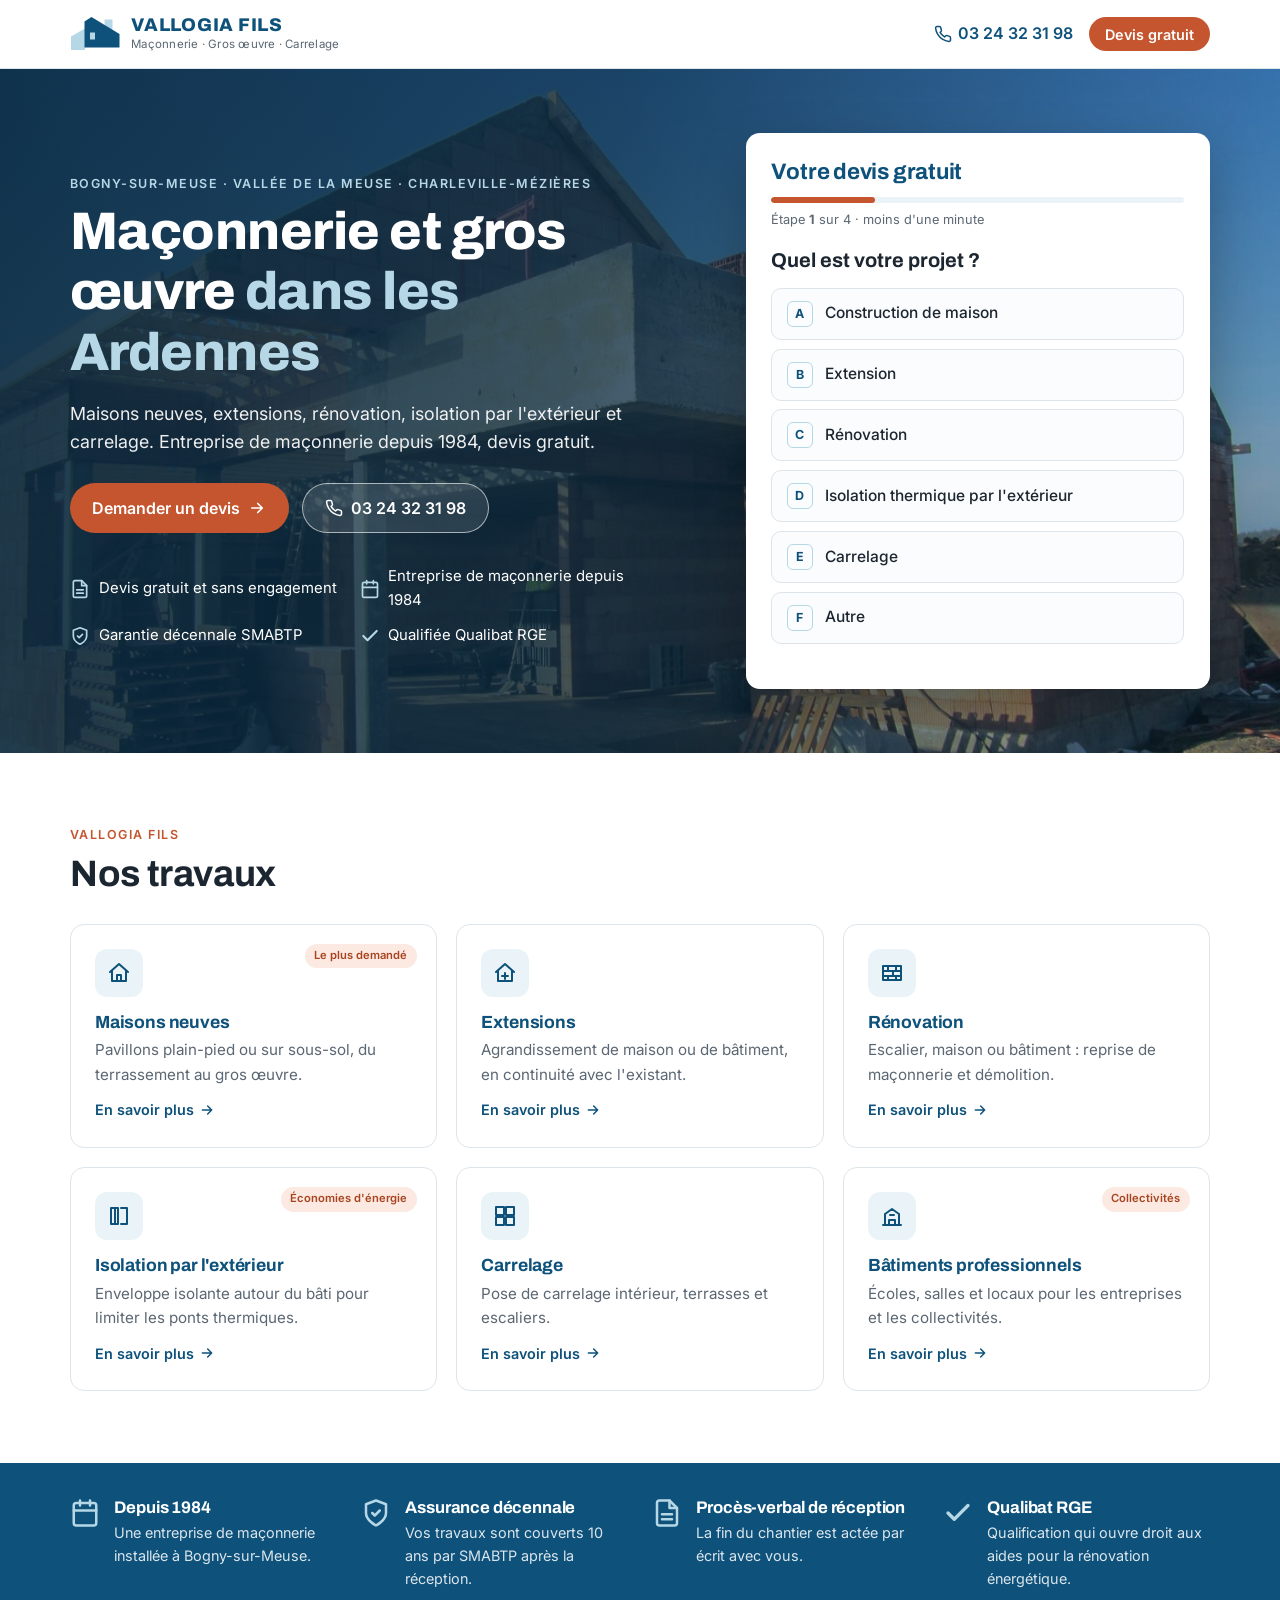
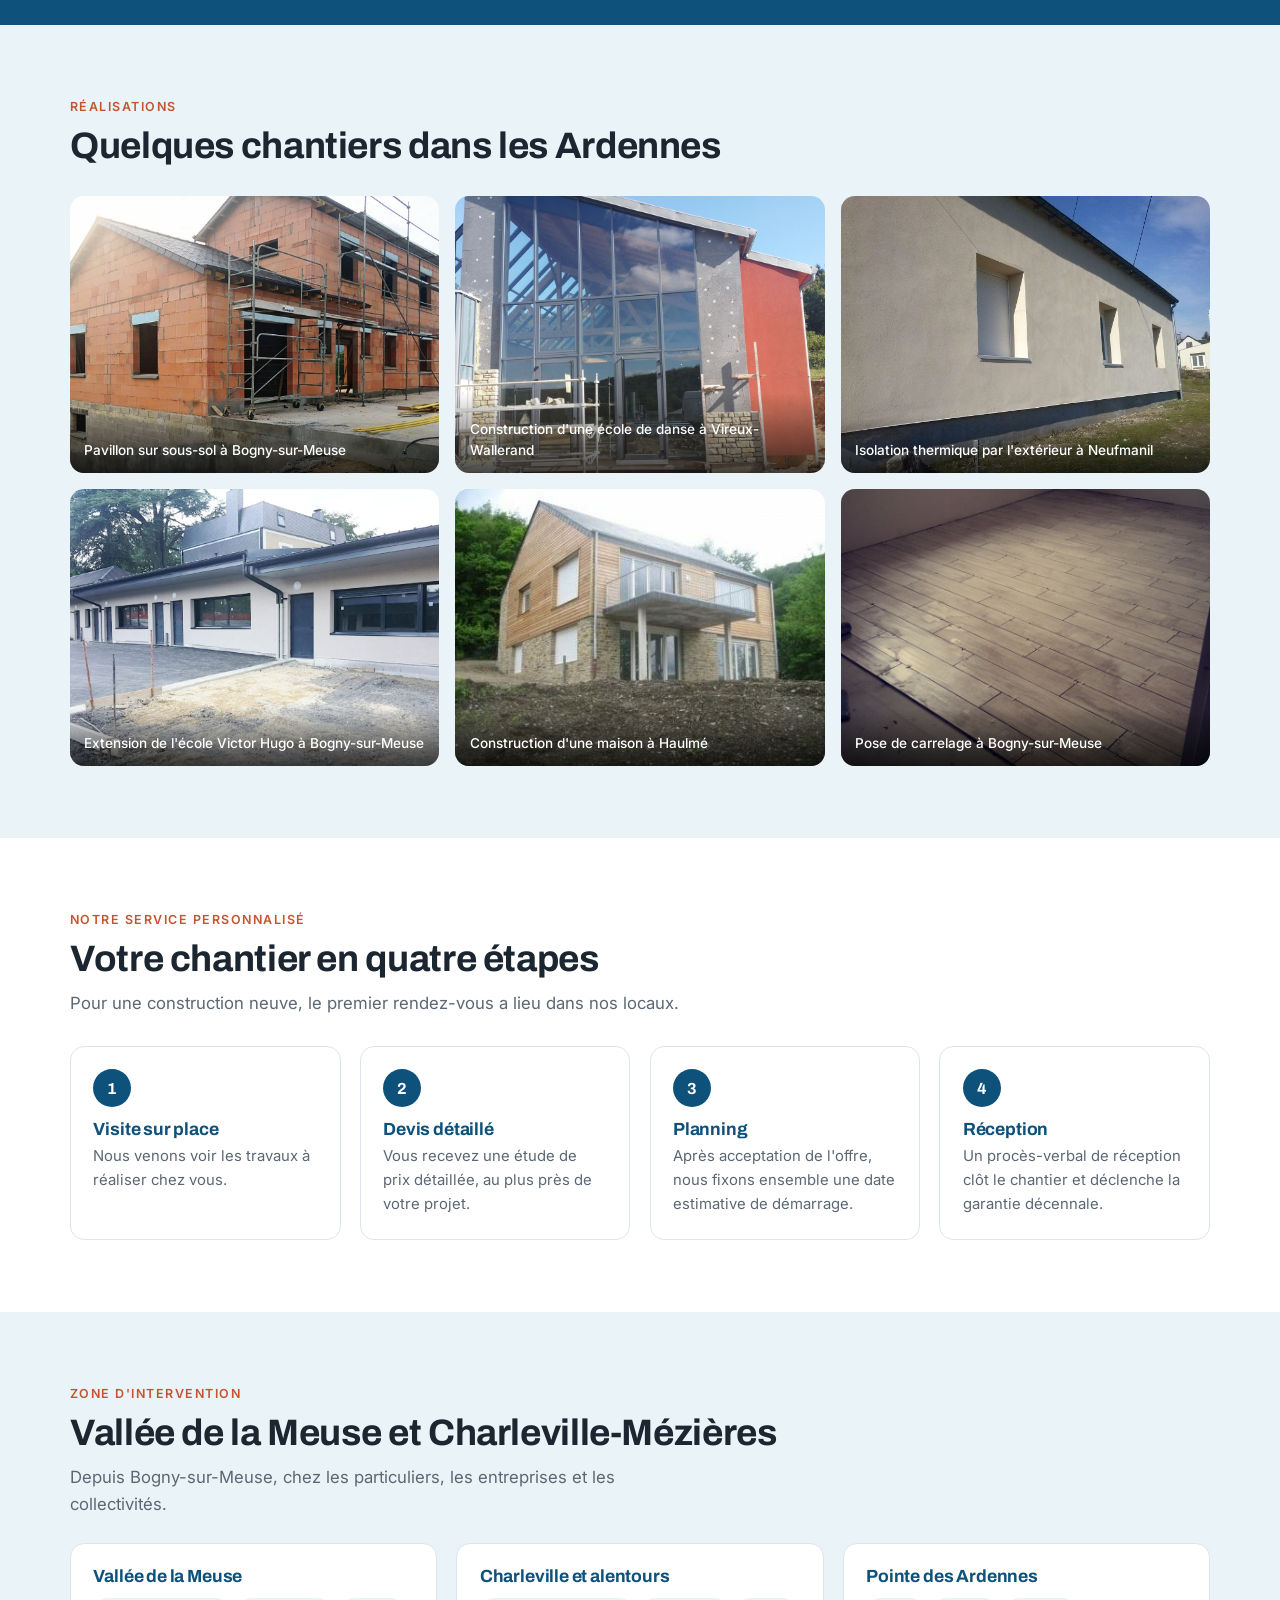
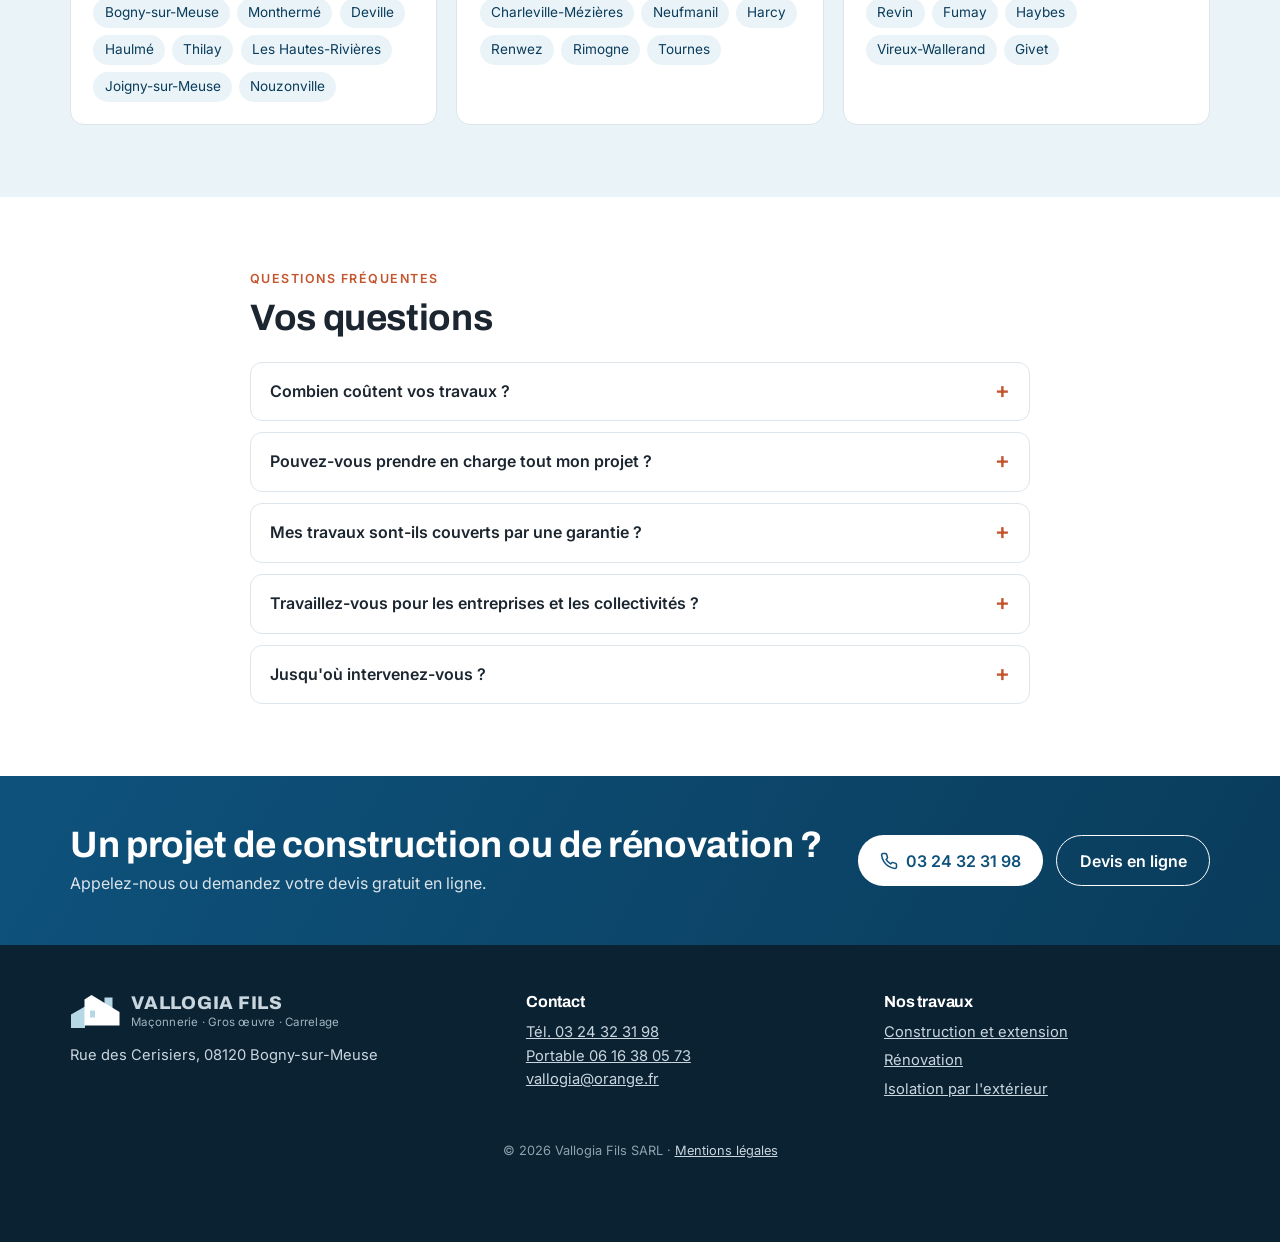
<file: index.html>
<!DOCTYPE html>
<html lang="fr">
<head>
<meta charset="utf-8">
<meta name="viewport" content="width=device-width, initial-scale=1">
<!-- GTM (renseigner GTM_ID dans build.py) <script>(function(w,d,s,l,i){w[l]=w[l]||[];w[l].push({'gtm.start':new Date().getTime(),event:'gtm.js'});var f=d.getElementsByTagName(s)[0],j=d.createElement(s),dl=l!='dataLayer'?'&l='+l:'';j.async=true;j.src='https://www.googletagmanager.com/gtm.js?id='+i+dl;f.parentNode.insertBefore(j,f);})(window,document,'script','dataLayer','GTM-XXXXXXX');</script> -->
<title>Maçon dans les Ardennes, neuf et rénovation | Vallogia Fils</title>
<meta name="description" content="Entreprise de maçonnerie à Bogny-sur-Meuse depuis 1984 : construction de maisons, extensions, rénovation, isolation par l&#x27;extérieur, carrelage. Devis gratuit.">
<meta name="robots" content="noindex, follow">
<link rel="canonical" href="https://www.vallogia.com/">
<meta property="og:type" content="website"><meta property="og:locale" content="fr_FR">
<meta property="og:title" content="Maçon dans les Ardennes, neuf et rénovation | Vallogia Fils"><meta property="og:description" content="Entreprise de maçonnerie à Bogny-sur-Meuse depuis 1984 : construction de maisons, extensions, rénovation, isolation par l&#x27;extérieur, carrelage. Devis gratuit.">
<meta property="og:image" content="https://www.vallogia.com/img/gros-oeuvre-maison.jpg"><meta property="og:url" content="https://www.vallogia.com/">
<meta name="theme-color" content="#0e527c">
<link rel="icon" href="favicon.svg" type="image/svg+xml">
<link rel="preconnect" href="https://fonts.googleapis.com"><link rel="preconnect" href="https://fonts.gstatic.com" crossorigin>
<link href="https://fonts.googleapis.com/css2?family=Archivo:wght@600;700;800&family=Inter:wght@400;500;600&display=swap" rel="stylesheet">
<link rel="preload" as="image" href="img/gros-oeuvre-maison.jpg" fetchpriority="high">
<link rel="stylesheet" href="style.css">
<script type="application/ld+json">{"@context": "https://schema.org", "@type": "HomeAndConstructionBusiness", "name": "Vallogia Fils", "legalName": "Vallogia Fils SARL", "telephone": "+33324323198", "email": "vallogia@orange.fr", "url": "https://www.vallogia.com/", "image": "https://www.vallogia.com/img/gros-oeuvre-maison.jpg", "foundingDate": "1984", "address": {"@type": "PostalAddress", "streetAddress": "Rue des Cerisiers", "postalCode": "08120", "addressLocality": "Bogny-sur-Meuse", "addressCountry": "FR"}, "areaServed": ["Bogny-sur-Meuse", "Monthermé", "Deville", "Haulmé", "Thilay", "Les Hautes-Rivières", "Joigny-sur-Meuse", "Nouzonville", "Charleville-Mézières", "Neufmanil", "Harcy", "Renwez", "Rimogne", "Tournes", "Revin", "Fumay", "Haybes", "Vireux-Wallerand", "Givet"]}</script>
<script type="application/ld+json">{"@context": "https://schema.org", "@type": "FAQPage", "mainEntity": [{"@type": "Question", "name": "Combien coûtent vos travaux ?", "acceptedAnswer": {"@type": "Answer", "text": "Le prix dépend de la surface, des matériaux, de l'accès et de l'état de l'existant. Nous chiffrons après rendez-vous ou visite sur place : le devis est gratuit et sans engagement."}}, {"@type": "Question", "name": "Pouvez-vous prendre en charge tout mon projet ?", "acceptedAnswer": {"@type": "Answer", "text": "Nous réalisons la maçonnerie et le gros œuvre, et nous vous mettons en relation avec des entreprises qualifiées pour les autres corps de métier."}}, {"@type": "Question", "name": "Mes travaux sont-ils couverts par une garantie ?", "acceptedAnswer": {"@type": "Answer", "text": "Oui, nos travaux sont couverts par notre assurance décennale (SMABTP) pendant 10 ans à compter de la réception du chantier."}}, {"@type": "Question", "name": "Travaillez-vous pour les entreprises et les collectivités ?", "acceptedAnswer": {"@type": "Answer", "text": "Oui. Nous avons notamment réalisé l'extension de deux écoles et la construction d'une école de danse dans les Ardennes."}}, {"@type": "Question", "name": "Jusqu'où intervenez-vous ?", "acceptedAnswer": {"@type": "Answer", "text": "Depuis Bogny-sur-Meuse, nous intervenons dans la vallée de la Meuse, à Charleville-Mézières et ses alentours, et jusqu'à Givet."}}]}</script>
</head>
<body>
<!-- <noscript><iframe src="https://www.googletagmanager.com/ns.html?id=GTM-XXXXXXX" height="0" width="0" style="display:none;visibility:hidden"></iframe></noscript> -->
<header class="top">
  <div class="wrap top-in">
    <a class="logo" href="index.html" aria-label="Vallogia Fils, accueil"><svg class="logo-mark" viewBox="0 0 50 34" width="50" height="34" aria-hidden="true"><path fill="#b6d8e6" d="M1 19.5 15 11.5V33H1z"/><path fill="#b6d8e6" d="M34.5 2.5h8v12h-8z"/><path fill="#0e527c" d="M14.5 4.5 21.5 0 49.5 17V30.5h-35z"/><path fill="#b6d8e6" d="M20 15.5h5v7h-5z"/></svg><span><b>VALLOGIA FILS</b><small>Maçonnerie · Gros œuvre · Carrelage</small></span></a>
    <div class="top-cta">
      <a class="top-tel" href="tel:+33324323198"><svg viewBox="0 0 24 24" width="24" height="24" fill="none" stroke="currentColor" stroke-width="2" stroke-linecap="round" stroke-linejoin="round" aria-hidden="true"><path d="M22 16.92v3a2 2 0 0 1-2.18 2 19.8 19.8 0 0 1-8.63-3.07 19.5 19.5 0 0 1-6-6A19.8 19.8 0 0 1 2.12 4.18 2 2 0 0 1 4.11 2h3a2 2 0 0 1 2 1.72c.13.96.36 1.9.7 2.81a2 2 0 0 1-.45 2.11L8.09 9.91a16 16 0 0 0 6 6l1.27-1.27a2 2 0 0 1 2.11-.45c.91.34 1.85.57 2.81.7A2 2 0 0 1 22 16.92z"/></svg><span>03 24 32 31 98</span></a>
      <a class="btn btn-sm" href="#devis">Devis gratuit</a>
    </div>
  </div>
</header>
<main>
<section class="hero">
  <img class="hero-bg" src="img/gros-oeuvre-maison.jpg" alt="Gros œuvre d&#x27;une maison en briques avec dalle béton" width="1400" height="853" fetchpriority="high">
  <div class="wrap hero-in">
    <div class="hero-txt">
      <p class="eyebrow">Bogny-sur-Meuse · Vallée de la Meuse · Charleville-Mézières</p>
      <h1>Maçonnerie et gros œuvre <em>dans les Ardennes</em></h1>
      <p class="sub">Maisons neuves, extensions, rénovation, isolation par l&#x27;extérieur et carrelage. Entreprise de maçonnerie depuis 1984, devis gratuit.</p>
      <div class="ctas">
        <a class="btn" href="#devis">Demander un devis <svg viewBox="0 0 24 24" width="24" height="24" fill="none" stroke="currentColor" stroke-width="2.2" stroke-linecap="round" stroke-linejoin="round" aria-hidden="true"><path d="M5 12h14M13 6l6 6-6 6"/></svg></a>
        <a class="btn btn-ghost" href="tel:+33324323198"><svg viewBox="0 0 24 24" width="24" height="24" fill="none" stroke="currentColor" stroke-width="2" stroke-linecap="round" stroke-linejoin="round" aria-hidden="true"><path d="M22 16.92v3a2 2 0 0 1-2.18 2 19.8 19.8 0 0 1-8.63-3.07 19.5 19.5 0 0 1-6-6A19.8 19.8 0 0 1 2.12 4.18 2 2 0 0 1 4.11 2h3a2 2 0 0 1 2 1.72c.13.96.36 1.9.7 2.81a2 2 0 0 1-.45 2.11L8.09 9.91a16 16 0 0 0 6 6l1.27-1.27a2 2 0 0 1 2.11-.45c.91.34 1.85.57 2.81.7A2 2 0 0 1 22 16.92z"/></svg> 03 24 32 31 98</a>
      </div>
      <ul class="reas"><li><svg viewBox="0 0 24 24" width="24" height="24" fill="none" stroke="currentColor" stroke-width="2" stroke-linecap="round" stroke-linejoin="round" aria-hidden="true"><path d="M14 2H6a2 2 0 0 0-2 2v16a2 2 0 0 0 2 2h12a2 2 0 0 0 2-2V8z"/><path d="M14 2v6h6M16 13H8M16 17H8"/></svg><span>Devis gratuit et sans engagement</span></li><li><svg viewBox="0 0 24 24" width="24" height="24" fill="none" stroke="currentColor" stroke-width="2" stroke-linecap="round" stroke-linejoin="round" aria-hidden="true"><rect x="3" y="4" width="18" height="18" rx="2"/><path d="M16 2v4M8 2v4M3 10h18"/></svg><span>Entreprise de maçonnerie depuis 1984</span></li><li><svg viewBox="0 0 24 24" width="24" height="24" fill="none" stroke="currentColor" stroke-width="2" stroke-linecap="round" stroke-linejoin="round" aria-hidden="true"><path d="M12 22s8-4 8-10V5l-8-3-8 3v7c0 6 8 10 8 10z"/><path d="m9 12 2 2 4-4"/></svg><span>Garantie décennale SMABTP</span></li><li><svg viewBox="0 0 24 24" width="24" height="24" fill="none" stroke="currentColor" stroke-width="2.6" stroke-linecap="round" stroke-linejoin="round" aria-hidden="true"><path d="M20 6 9 17l-5-5"/></svg><span>Qualifiée Qualibat RGE</span></li></ul>
    </div>
    <form id="devisForm" class="card form tf" method="POST" action="contact.php">
  <div class="tf-head">
    <h2 id="devis">Votre devis gratuit</h2>
    <div class="tf-progress" aria-hidden="true"><span></span></div>
    <p class="tf-count">Étape <b>1</b> sur 4 · moins d'une minute</p>
  </div>
  <input type="hidden" name="Source" value="Accueil maçonnerie">
  <input type="text" name="_honey" tabindex="-1" autocomplete="off" class="hp" aria-hidden="true">
  <fieldset class="tf-step is-active">
    <legend>Quel est votre projet ?</legend>
    <div class="tf-choices"><label class="tf-choice"><input type="radio" name="Besoin" value="Construction de maison" required><span><b>A</b>Construction de maison</span></label><label class="tf-choice"><input type="radio" name="Besoin" value="Extension" required><span><b>B</b>Extension</span></label><label class="tf-choice"><input type="radio" name="Besoin" value="Rénovation" required><span><b>C</b>Rénovation</span></label><label class="tf-choice"><input type="radio" name="Besoin" value="Isolation thermique par l&#x27;extérieur" required><span><b>D</b>Isolation thermique par l&#x27;extérieur</span></label><label class="tf-choice"><input type="radio" name="Besoin" value="Carrelage" required><span><b>E</b>Carrelage</span></label><label class="tf-choice"><input type="radio" name="Besoin" value="Autre" required><span><b>F</b>Autre</span></label></div>
  </fieldset>
  <fieldset class="tf-step">
    <legend>Quand souhaitez-vous démarrer ?</legend>
    <div class="tf-choices"><label class="tf-choice"><input type="radio" name="Délai" value="Dès que possible" required><span><b>A</b>Dès que possible</span></label><label class="tf-choice"><input type="radio" name="Délai" value="Dans les 3 mois" required><span><b>B</b>Dans les 3 mois</span></label><label class="tf-choice"><input type="radio" name="Délai" value="Dans l&#x27;année" required><span><b>C</b>Dans l&#x27;année</span></label><label class="tf-choice"><input type="radio" name="Délai" value="Je me renseigne" required><span><b>D</b>Je me renseigne</span></label></div>
  </fieldset>
  <fieldset class="tf-step">
    <legend>Où se situent les travaux ?</legend>
    <label>Commune<input name="Localité" required autocomplete="address-level2" placeholder="Ex. Bogny-sur-Meuse"></label>
    <label><span>Quelques détails <span class="opt">(facultatif)</span></span><textarea name="Message" rows="3" placeholder="Surface, état actuel, plans existants…"></textarea></label>
    <button type="button" class="btn tf-next">Suivant <svg viewBox="0 0 24 24" width="24" height="24" fill="none" stroke="currentColor" stroke-width="2.2" stroke-linecap="round" stroke-linejoin="round" aria-hidden="true"><path d="M5 12h14M13 6l6 6-6 6"/></svg></button>
  </fieldset>
  <fieldset class="tf-step">
    <legend>À qui envoyer le devis ?</legend>
    <label>Nom et prénom<input name="Nom" required autocomplete="name"></label>
    <label>Téléphone<input name="Téléphone" type="tel" required autocomplete="tel"></label>
    <label>E-mail<input name="Email" type="email" required autocomplete="email"></label>
    <button class="btn btn-full" type="submit" data-sending="Envoi…">Recevoir mon devis gratuit <svg viewBox="0 0 24 24" width="24" height="24" fill="none" stroke="currentColor" stroke-width="2.2" stroke-linecap="round" stroke-linejoin="round" aria-hidden="true"><path d="M5 12h14M13 6l6 6-6 6"/></svg></button>
    <p class="privacy">Vos coordonnées servent uniquement à répondre à votre demande.</p>
  </fieldset>
  <button type="button" class="tf-back" hidden>← Retour</button>
</form>
  </div>
</section>
<section class="sec"><div class="wrap"><p class="eyebrow">Vallogia Fils</p><h2>Nos travaux</h2><div class="tiles"><div class="tile"><div class="tile-ico"><svg viewBox="0 0 24 24" width="24" height="24" fill="none" stroke="currentColor" stroke-width="2" stroke-linecap="round" stroke-linejoin="round" aria-hidden="true"><path d="M3 11 12 3l9 8"/><path d="M5 10v10h14V10"/><path d="M10 20v-6h4v6"/></svg></div><span class="tag">Le plus demandé</span><h3>Maisons neuves</h3><p>Pavillons plain-pied ou sur sous-sol, du terrassement au gros œuvre.</p><a class="more" href="construction-extension.html">En savoir plus <svg viewBox="0 0 24 24" width="24" height="24" fill="none" stroke="currentColor" stroke-width="2.2" stroke-linecap="round" stroke-linejoin="round" aria-hidden="true"><path d="M5 12h14M13 6l6 6-6 6"/></svg></a></div><div class="tile"><div class="tile-ico"><svg viewBox="0 0 24 24" width="24" height="24" fill="none" stroke="currentColor" stroke-width="2" stroke-linecap="round" stroke-linejoin="round" aria-hidden="true"><path d="M3 11 12 3l9 8"/><path d="M5 10v10h14V10"/><path d="M12 12v6M9 15h6"/></svg></div><h3>Extensions</h3><p>Agrandissement de maison ou de bâtiment, en continuité avec l&#x27;existant.</p><a class="more" href="construction-extension.html">En savoir plus <svg viewBox="0 0 24 24" width="24" height="24" fill="none" stroke="currentColor" stroke-width="2.2" stroke-linecap="round" stroke-linejoin="round" aria-hidden="true"><path d="M5 12h14M13 6l6 6-6 6"/></svg></a></div><div class="tile"><div class="tile-ico"><svg viewBox="0 0 24 24" width="24" height="24" fill="none" stroke="currentColor" stroke-width="2" stroke-linecap="round" stroke-linejoin="round" aria-hidden="true"><path d="M3 5h18v14H3z"/><path d="M3 10h18M3 15h18M8 5v5M13 10v5M8 15v4M16 5v5M16 15v4"/></svg></div><h3>Rénovation</h3><p>Escalier, maison ou bâtiment : reprise de maçonnerie et démolition.</p><a class="more" href="renovation-maconnerie.html">En savoir plus <svg viewBox="0 0 24 24" width="24" height="24" fill="none" stroke="currentColor" stroke-width="2.2" stroke-linecap="round" stroke-linejoin="round" aria-hidden="true"><path d="M5 12h14M13 6l6 6-6 6"/></svg></a></div><div class="tile"><div class="tile-ico"><svg viewBox="0 0 24 24" width="24" height="24" fill="none" stroke="currentColor" stroke-width="2" stroke-linecap="round" stroke-linejoin="round" aria-hidden="true"><path d="M4 4h4v16H4z"/><path d="M8 4h3v16H8"/><path d="M14 4h6v16h-6"/></svg></div><span class="tag">Économies d&#x27;énergie</span><h3>Isolation par l&#x27;extérieur</h3><p>Enveloppe isolante autour du bâti pour limiter les ponts thermiques.</p><a class="more" href="isolation-thermique-exterieur.html">En savoir plus <svg viewBox="0 0 24 24" width="24" height="24" fill="none" stroke="currentColor" stroke-width="2.2" stroke-linecap="round" stroke-linejoin="round" aria-hidden="true"><path d="M5 12h14M13 6l6 6-6 6"/></svg></a></div><div class="tile"><div class="tile-ico"><svg viewBox="0 0 24 24" width="24" height="24" fill="none" stroke="currentColor" stroke-width="2" stroke-linecap="round" stroke-linejoin="round" aria-hidden="true"><rect x="3" y="3" width="8" height="8"/><rect x="13" y="3" width="8" height="8"/><rect x="3" y="13" width="8" height="8"/><rect x="13" y="13" width="8" height="8"/></svg></div><h3>Carrelage</h3><p>Pose de carrelage intérieur, terrasses et escaliers.</p><a class="more" href="renovation-maconnerie.html">En savoir plus <svg viewBox="0 0 24 24" width="24" height="24" fill="none" stroke="currentColor" stroke-width="2.2" stroke-linecap="round" stroke-linejoin="round" aria-hidden="true"><path d="M5 12h14M13 6l6 6-6 6"/></svg></a></div><div class="tile"><div class="tile-ico"><svg viewBox="0 0 24 24" width="24" height="24" fill="none" stroke="currentColor" stroke-width="2" stroke-linecap="round" stroke-linejoin="round" aria-hidden="true"><path d="M3 21h18M5 21V10l7-5 7 5v11"/><path d="M9 21v-5h6v5M10 11h4"/></svg></div><span class="tag">Collectivités</span><h3>Bâtiments professionnels</h3><p>Écoles, salles et locaux pour les entreprises et les collectivités.</p><a class="more" href="construction-extension.html">En savoir plus <svg viewBox="0 0 24 24" width="24" height="24" fill="none" stroke="currentColor" stroke-width="2.2" stroke-linecap="round" stroke-linejoin="round" aria-hidden="true"><path d="M5 12h14M13 6l6 6-6 6"/></svg></a></div></div></div></section>
<section class="band"><div class="wrap trust"><div class="trust-i"><svg viewBox="0 0 24 24" width="24" height="24" fill="none" stroke="currentColor" stroke-width="2" stroke-linecap="round" stroke-linejoin="round" aria-hidden="true"><rect x="3" y="4" width="18" height="18" rx="2"/><path d="M16 2v4M8 2v4M3 10h18"/></svg><div><h3>Depuis 1984</h3><p>Une entreprise de maçonnerie installée à Bogny-sur-Meuse.</p></div></div><div class="trust-i"><svg viewBox="0 0 24 24" width="24" height="24" fill="none" stroke="currentColor" stroke-width="2" stroke-linecap="round" stroke-linejoin="round" aria-hidden="true"><path d="M12 22s8-4 8-10V5l-8-3-8 3v7c0 6 8 10 8 10z"/><path d="m9 12 2 2 4-4"/></svg><div><h3>Assurance décennale</h3><p>Vos travaux sont couverts 10 ans par SMABTP après la réception.</p></div></div><div class="trust-i"><svg viewBox="0 0 24 24" width="24" height="24" fill="none" stroke="currentColor" stroke-width="2" stroke-linecap="round" stroke-linejoin="round" aria-hidden="true"><path d="M14 2H6a2 2 0 0 0-2 2v16a2 2 0 0 0 2 2h12a2 2 0 0 0 2-2V8z"/><path d="M14 2v6h6M16 13H8M16 17H8"/></svg><div><h3>Procès-verbal de réception</h3><p>La fin du chantier est actée par écrit avec vous.</p></div></div><div class="trust-i"><svg viewBox="0 0 24 24" width="24" height="24" fill="none" stroke="currentColor" stroke-width="2.6" stroke-linecap="round" stroke-linejoin="round" aria-hidden="true"><path d="M20 6 9 17l-5-5"/></svg><div><h3>Qualibat RGE</h3><p>Qualification qui ouvre droit aux aides pour la rénovation énergétique.</p></div></div></div></section>
<section class="sec sec-alt"><div class="wrap"><p class="eyebrow">Réalisations</p><h2>Quelques chantiers dans les Ardennes</h2><div class="gal"><figure><img src="img/pavillon-sous-sol-bogny.jpg" alt="Pavillon sur sous-sol à Bogny-sur-Meuse" width="1400" height="814" loading="lazy"><figcaption>Pavillon sur sous-sol à Bogny-sur-Meuse</figcaption></figure><figure><img src="img/ecole-danse-vireux.jpg" alt="Construction d&#x27;une école de danse à Vireux-Wallerand" width="1400" height="788" loading="lazy"><figcaption>Construction d&#x27;une école de danse à Vireux-Wallerand</figcaption></figure><figure><img src="img/ite-neufmanil.jpg" alt="Isolation thermique par l&#x27;extérieur à Neufmanil" width="1280" height="960" loading="lazy"><figcaption>Isolation thermique par l&#x27;extérieur à Neufmanil</figcaption></figure><figure><img src="img/extension-ecole-victor-hugo.jpg" alt="Extension de l&#x27;école Victor Hugo à Bogny-sur-Meuse" width="1400" height="788" loading="lazy"><figcaption>Extension de l&#x27;école Victor Hugo à Bogny-sur-Meuse</figcaption></figure><figure><img src="img/maison-haulme.jpg" alt="Construction d&#x27;une maison à Haulmé" width="399" height="297" loading="lazy"><figcaption>Construction d&#x27;une maison à Haulmé</figcaption></figure><figure><img src="img/carrelage-bogny.jpg" alt="Pose de carrelage à Bogny-sur-Meuse" width="787" height="1400" loading="lazy"><figcaption>Pose de carrelage à Bogny-sur-Meuse</figcaption></figure></div></div></section>
<section class="sec"><div class="wrap"><p class="eyebrow">Notre service personnalisé</p><h2>Votre chantier en quatre étapes</h2><p class="lead">Pour une construction neuve, le premier rendez-vous a lieu dans nos locaux.</p><ol class="steps"><li><span class="num">1</span><h3>Visite sur place</h3><p>Nous venons voir les travaux à réaliser chez vous.</p></li><li><span class="num">2</span><h3>Devis détaillé</h3><p>Vous recevez une étude de prix détaillée, au plus près de votre projet.</p></li><li><span class="num">3</span><h3>Planning</h3><p>Après acceptation de l&#x27;offre, nous fixons ensemble une date estimative de démarrage.</p></li><li><span class="num">4</span><h3>Réception</h3><p>Un procès-verbal de réception clôt le chantier et déclenche la garantie décennale.</p></li></ol></div></section>
<section class="sec sec-alt"><div class="wrap"><p class="eyebrow">Zone d'intervention</p><h2>Vallée de la Meuse et Charleville-Mézières</h2><p class="lead">Depuis Bogny-sur-Meuse, chez les particuliers, les entreprises et les collectivités.</p><div class="zone"><div><h3>Vallée de la Meuse</h3><ul><li>Bogny-sur-Meuse</li><li>Monthermé</li><li>Deville</li><li>Haulmé</li><li>Thilay</li><li>Les Hautes-Rivières</li><li>Joigny-sur-Meuse</li><li>Nouzonville</li></ul></div><div><h3>Charleville et alentours</h3><ul><li>Charleville-Mézières</li><li>Neufmanil</li><li>Harcy</li><li>Renwez</li><li>Rimogne</li><li>Tournes</li></ul></div><div><h3>Pointe des Ardennes</h3><ul><li>Revin</li><li>Fumay</li><li>Haybes</li><li>Vireux-Wallerand</li><li>Givet</li></ul></div></div></div></section>
<section class="sec"><div class="wrap narrow"><p class="eyebrow">Questions fréquentes</p><h2>Vos questions</h2><div class="faq"><details><summary>Combien coûtent vos travaux ?</summary><p>Le prix dépend de la surface, des matériaux, de l&#x27;accès et de l&#x27;état de l&#x27;existant. Nous chiffrons après rendez-vous ou visite sur place : le devis est gratuit et sans engagement.</p></details><details><summary>Pouvez-vous prendre en charge tout mon projet ?</summary><p>Nous réalisons la maçonnerie et le gros œuvre, et nous vous mettons en relation avec des entreprises qualifiées pour les autres corps de métier.</p></details><details><summary>Mes travaux sont-ils couverts par une garantie ?</summary><p>Oui, nos travaux sont couverts par notre assurance décennale (SMABTP) pendant 10 ans à compter de la réception du chantier.</p></details><details><summary>Travaillez-vous pour les entreprises et les collectivités ?</summary><p>Oui. Nous avons notamment réalisé l&#x27;extension de deux écoles et la construction d&#x27;une école de danse dans les Ardennes.</p></details><details><summary>Jusqu&#x27;où intervenez-vous ?</summary><p>Depuis Bogny-sur-Meuse, nous intervenons dans la vallée de la Meuse, à Charleville-Mézières et ses alentours, et jusqu&#x27;à Givet.</p></details></div></div></section>
<section class="cta-band"><div class="wrap cta-in">
  <div><h2>Un projet de construction ou de rénovation ?</h2><p>Appelez-nous ou demandez votre devis gratuit en ligne.</p></div>
  <div class="ctas"><a class="btn btn-light" href="tel:+33324323198"><svg viewBox="0 0 24 24" width="24" height="24" fill="none" stroke="currentColor" stroke-width="2" stroke-linecap="round" stroke-linejoin="round" aria-hidden="true"><path d="M22 16.92v3a2 2 0 0 1-2.18 2 19.8 19.8 0 0 1-8.63-3.07 19.5 19.5 0 0 1-6-6A19.8 19.8 0 0 1 2.12 4.18 2 2 0 0 1 4.11 2h3a2 2 0 0 1 2 1.72c.13.96.36 1.9.7 2.81a2 2 0 0 1-.45 2.11L8.09 9.91a16 16 0 0 0 6 6l1.27-1.27a2 2 0 0 1 2.11-.45c.91.34 1.85.57 2.81.7A2 2 0 0 1 22 16.92z"/></svg> 03 24 32 31 98</a><a class="btn btn-ghost-light" href="#devis">Devis en ligne</a></div>
</div></section>
</main>
<footer class="foot"><div class="wrap foot-in">
  <div><a class="logo logo-light" href="index.html"><svg class="logo-mark" viewBox="0 0 50 34" width="50" height="34" aria-hidden="true"><path fill="#b6d8e6" d="M1 19.5 15 11.5V33H1z"/><path fill="#b6d8e6" d="M34.5 2.5h8v12h-8z"/><path fill="#0e527c" d="M14.5 4.5 21.5 0 49.5 17V30.5h-35z"/><path fill="#b6d8e6" d="M20 15.5h5v7h-5z"/></svg><span><b>VALLOGIA FILS</b><small>Maçonnerie · Gros œuvre · Carrelage</small></span></a>
    <p>Rue des Cerisiers, 08120 Bogny-sur-Meuse</p></div>
  <div><h3>Contact</h3><p><a href="tel:+33324323198">Tél. 03 24 32 31 98</a><br><a href="tel:+33616380573">Portable 06 16 38 05 73</a><br><a href="mailto:vallogia@orange.fr">vallogia@orange.fr</a></p></div>
  <div><h3>Nos travaux</h3><ul><li><a href="construction-extension.html">Construction et extension</a></li><li><a href="renovation-maconnerie.html">Rénovation</a></li><li><a href="isolation-thermique-exterieur.html">Isolation par l&#x27;extérieur</a></li></ul></div>
</div><p class="copy">© 2026 Vallogia Fils SARL · <a href="mentions-legales.html">Mentions légales</a></p></footer>
<div class="mbar"><a href="tel:+33324323198"><svg viewBox="0 0 24 24" width="24" height="24" fill="none" stroke="currentColor" stroke-width="2" stroke-linecap="round" stroke-linejoin="round" aria-hidden="true"><path d="M22 16.92v3a2 2 0 0 1-2.18 2 19.8 19.8 0 0 1-8.63-3.07 19.5 19.5 0 0 1-6-6A19.8 19.8 0 0 1 2.12 4.18 2 2 0 0 1 4.11 2h3a2 2 0 0 1 2 1.72c.13.96.36 1.9.7 2.81a2 2 0 0 1-.45 2.11L8.09 9.91a16 16 0 0 0 6 6l1.27-1.27a2 2 0 0 1 2.11-.45c.91.34 1.85.57 2.81.7A2 2 0 0 1 22 16.92z"/></svg> Appeler</a><a href="#devis" class="mbar-cta">Devis gratuit</a></div>
<script src="main.js" defer></script>
</body>
</html>
</file>
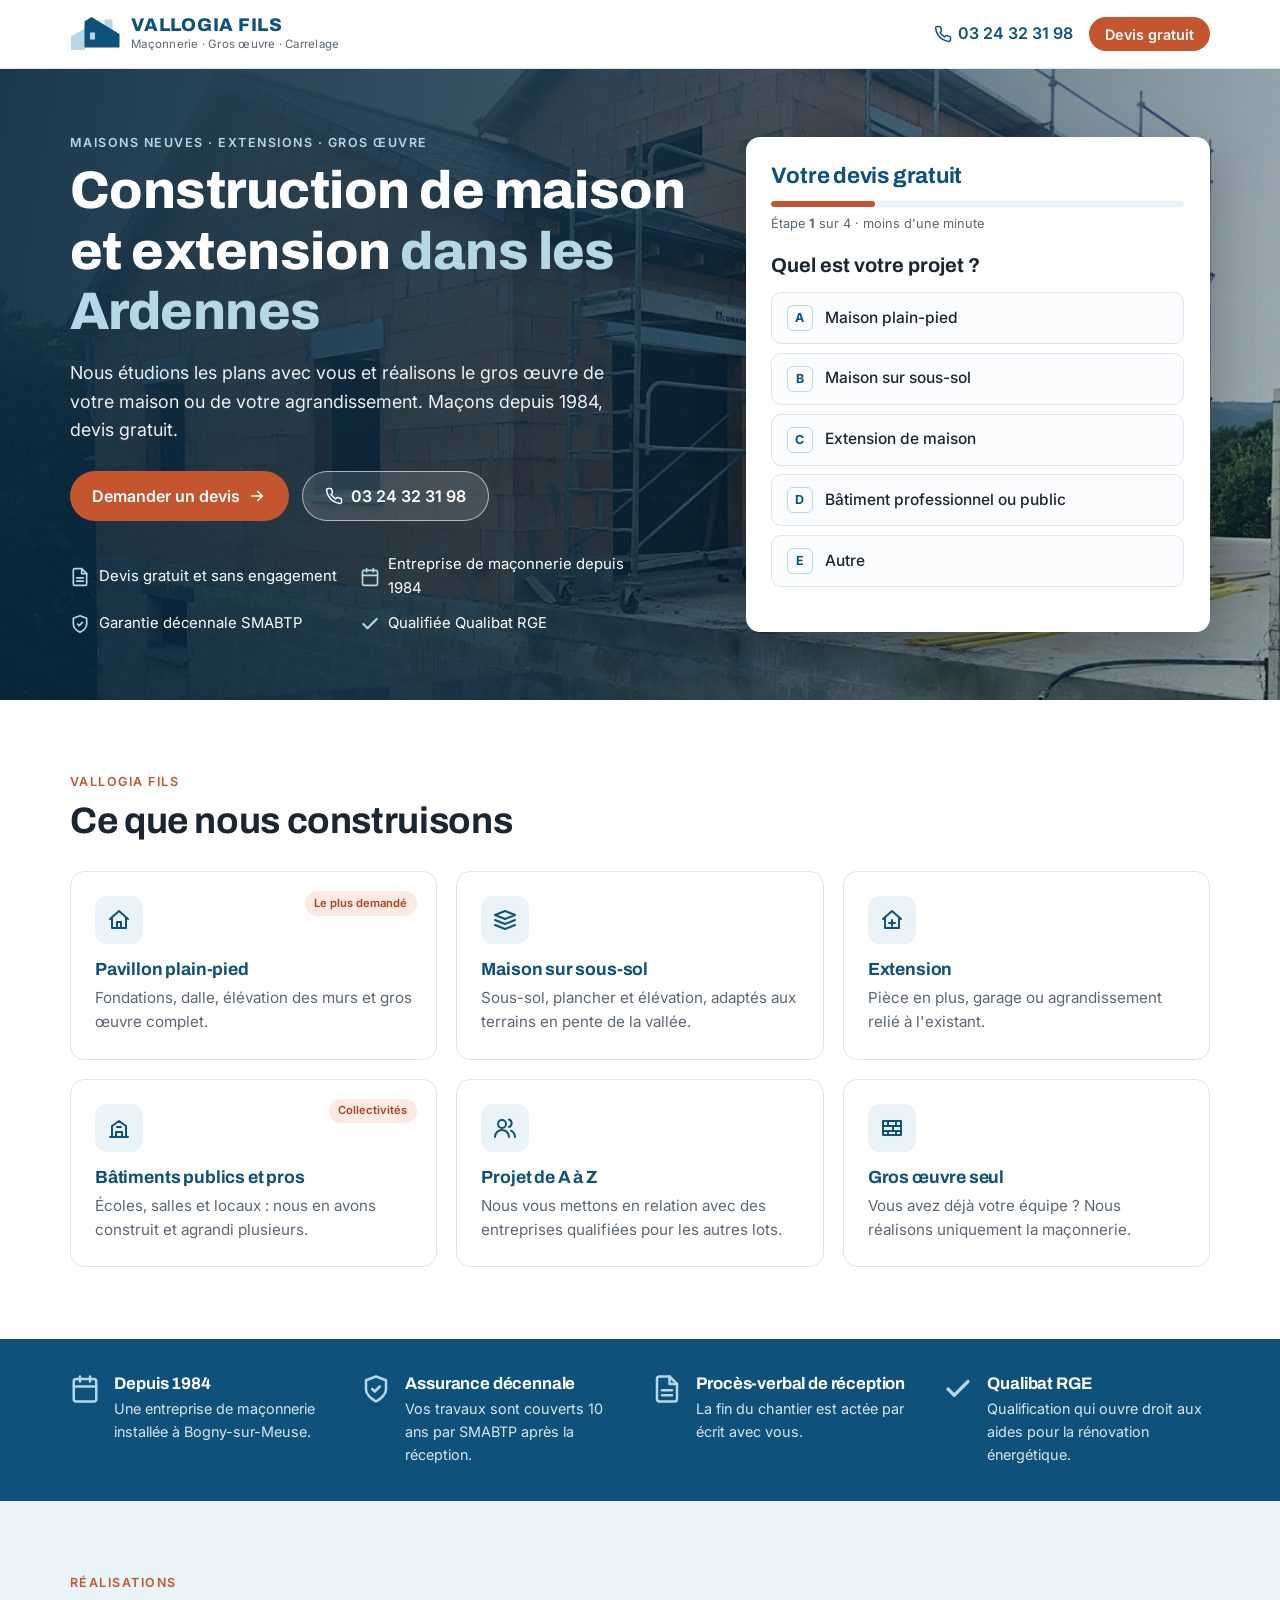
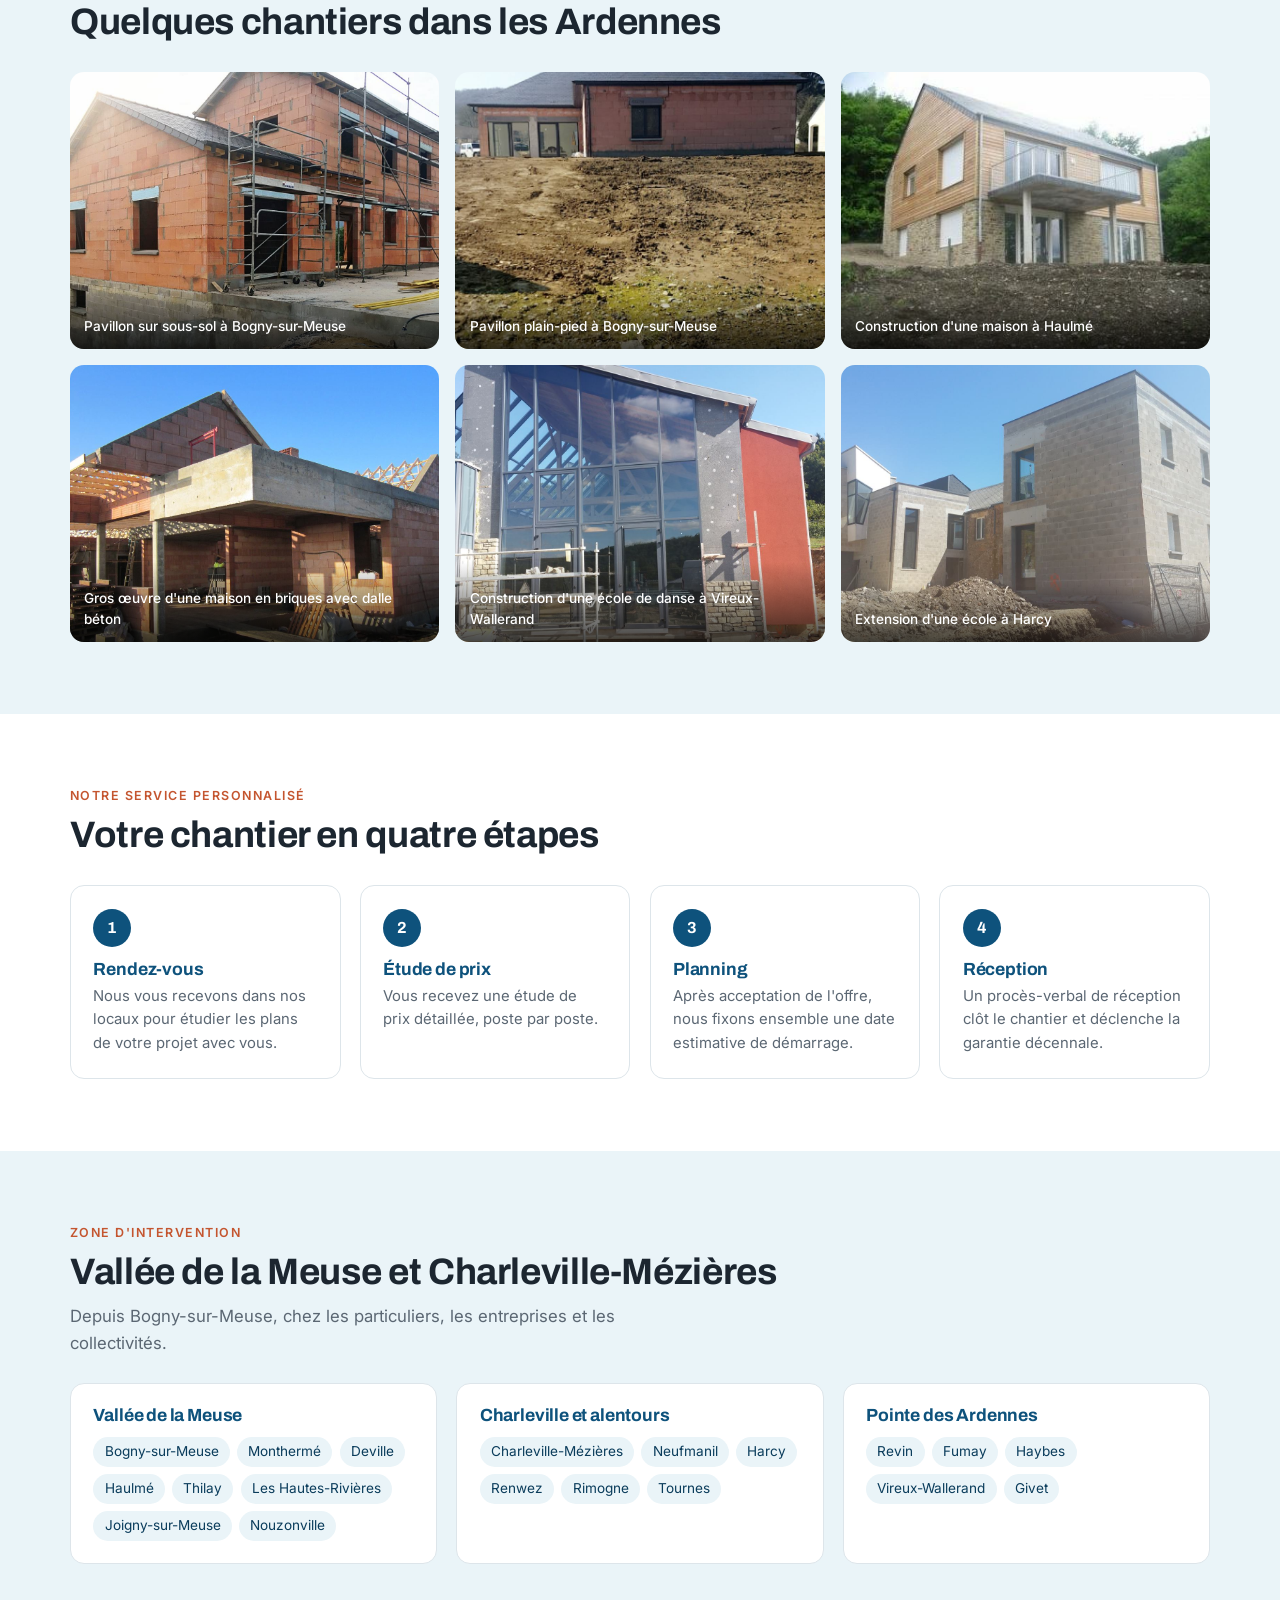
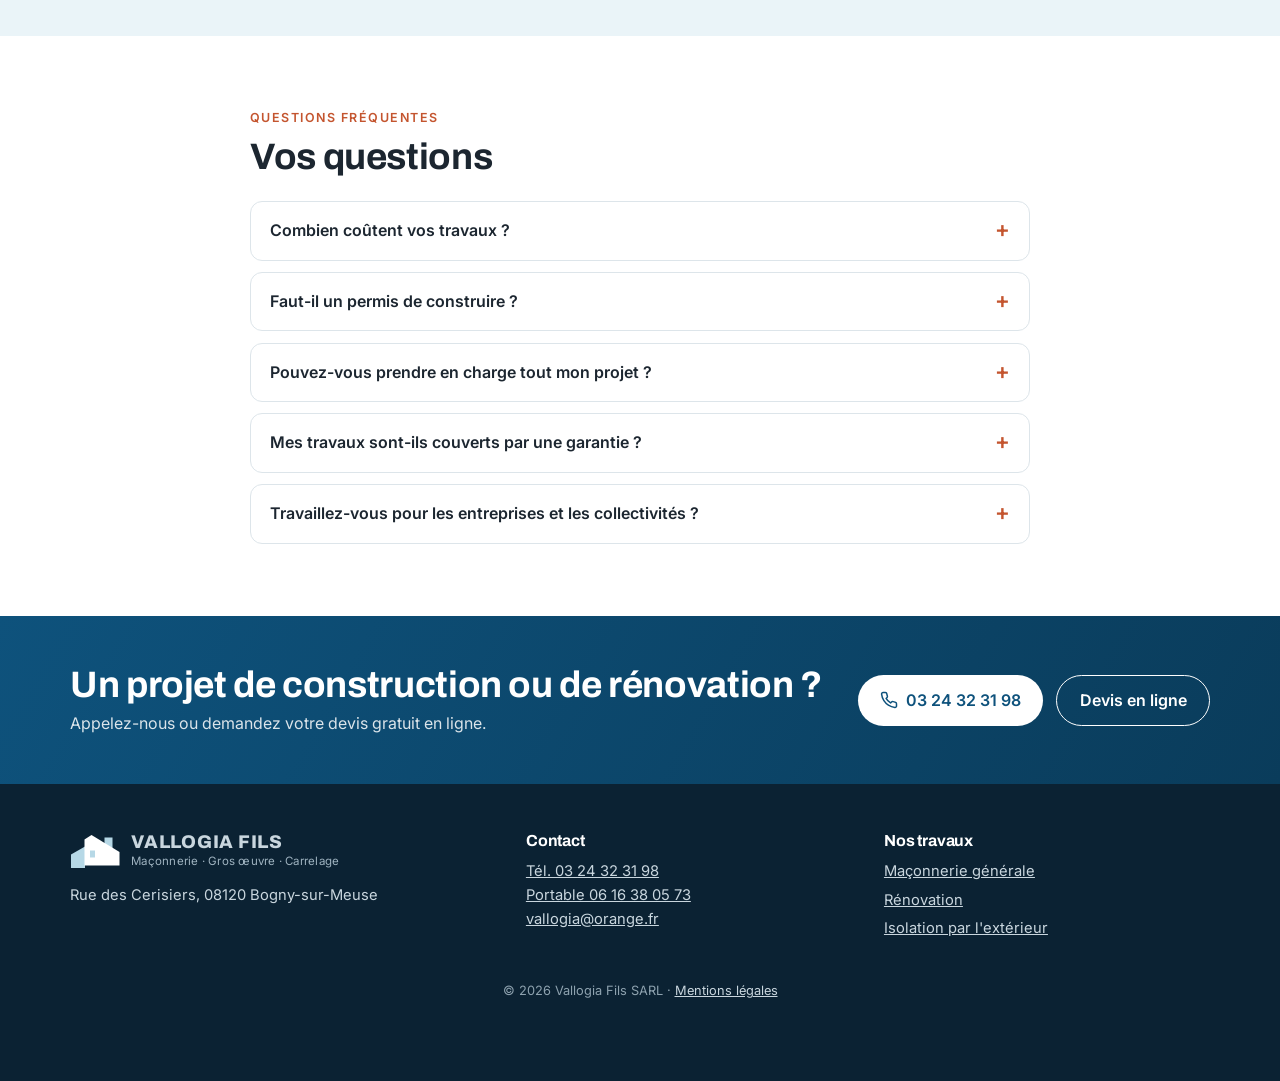
<file: construction-extension.html>
<!DOCTYPE html>
<html lang="fr">
<head>
<meta charset="utf-8">
<meta name="viewport" content="width=device-width, initial-scale=1">
<!-- GTM (renseigner GTM_ID dans build.py) <script>(function(w,d,s,l,i){w[l]=w[l]||[];w[l].push({'gtm.start':new Date().getTime(),event:'gtm.js'});var f=d.getElementsByTagName(s)[0],j=d.createElement(s),dl=l!='dataLayer'?'&l='+l:'';j.async=true;j.src='https://www.googletagmanager.com/gtm.js?id='+i+dl;f.parentNode.insertBefore(j,f);})(window,document,'script','dataLayer','GTM-XXXXXXX');</script> -->
<title>Construction de maison et extension, Ardennes | Vallogia Fils</title>
<meta name="description" content="Construction de maisons neuves et extensions à Bogny-sur-Meuse, Charleville-Mézières et vallée de la Meuse. Gros œuvre, étude de prix détaillée, devis gratuit.">
<meta name="robots" content="noindex, follow">
<link rel="canonical" href="https://www.vallogia.com/construction-extension.html">
<meta property="og:type" content="website"><meta property="og:locale" content="fr_FR">
<meta property="og:title" content="Construction de maison et extension, Ardennes | Vallogia Fils"><meta property="og:description" content="Construction de maisons neuves et extensions à Bogny-sur-Meuse, Charleville-Mézières et vallée de la Meuse. Gros œuvre, étude de prix détaillée, devis gratuit.">
<meta property="og:image" content="https://www.vallogia.com/img/pavillon-sous-sol-bogny.jpg"><meta property="og:url" content="https://www.vallogia.com/construction-extension.html">
<meta name="theme-color" content="#0e527c">
<link rel="icon" href="favicon.svg" type="image/svg+xml">
<link rel="preconnect" href="https://fonts.googleapis.com"><link rel="preconnect" href="https://fonts.gstatic.com" crossorigin>
<link href="https://fonts.googleapis.com/css2?family=Archivo:wght@600;700;800&family=Inter:wght@400;500;600&display=swap" rel="stylesheet">
<link rel="preload" as="image" href="img/pavillon-sous-sol-bogny.jpg" fetchpriority="high">
<link rel="stylesheet" href="style.css">
<script type="application/ld+json">{"@context": "https://schema.org", "@type": "HomeAndConstructionBusiness", "name": "Vallogia Fils", "legalName": "Vallogia Fils SARL", "telephone": "+33324323198", "email": "vallogia@orange.fr", "url": "https://www.vallogia.com/", "image": "https://www.vallogia.com/img/pavillon-sous-sol-bogny.jpg", "foundingDate": "1984", "address": {"@type": "PostalAddress", "streetAddress": "Rue des Cerisiers", "postalCode": "08120", "addressLocality": "Bogny-sur-Meuse", "addressCountry": "FR"}, "areaServed": ["Bogny-sur-Meuse", "Monthermé", "Deville", "Haulmé", "Thilay", "Les Hautes-Rivières", "Joigny-sur-Meuse", "Nouzonville", "Charleville-Mézières", "Neufmanil", "Harcy", "Renwez", "Rimogne", "Tournes", "Revin", "Fumay", "Haybes", "Vireux-Wallerand", "Givet"]}</script>
<script type="application/ld+json">{"@context": "https://schema.org", "@type": "FAQPage", "mainEntity": [{"@type": "Question", "name": "Combien coûtent vos travaux ?", "acceptedAnswer": {"@type": "Answer", "text": "Le prix dépend de la surface, des matériaux, de l'accès et de l'état de l'existant. Nous chiffrons après rendez-vous ou visite sur place : le devis est gratuit et sans engagement."}}, {"@type": "Question", "name": "Faut-il un permis de construire ?", "acceptedAnswer": {"@type": "Answer", "text": "Oui pour une maison neuve. Pour une extension, c'est une déclaration préalable ou un permis selon la surface et le PLU de la commune."}}, {"@type": "Question", "name": "Pouvez-vous prendre en charge tout mon projet ?", "acceptedAnswer": {"@type": "Answer", "text": "Nous réalisons le gros œuvre et vous mettons en relation avec des entreprises qualifiées pour les autres corps de métier."}}, {"@type": "Question", "name": "Mes travaux sont-ils couverts par une garantie ?", "acceptedAnswer": {"@type": "Answer", "text": "Oui, nos travaux sont couverts par notre assurance décennale (SMABTP) pendant 10 ans à compter de la réception du chantier."}}, {"@type": "Question", "name": "Travaillez-vous pour les entreprises et les collectivités ?", "acceptedAnswer": {"@type": "Answer", "text": "Oui. Nous avons notamment réalisé l'extension de deux écoles et la construction d'une école de danse dans les Ardennes."}}]}</script>
</head>
<body>
<!-- <noscript><iframe src="https://www.googletagmanager.com/ns.html?id=GTM-XXXXXXX" height="0" width="0" style="display:none;visibility:hidden"></iframe></noscript> -->
<header class="top">
  <div class="wrap top-in">
    <a class="logo" href="index.html" aria-label="Vallogia Fils, accueil"><svg class="logo-mark" viewBox="0 0 50 34" width="50" height="34" aria-hidden="true"><path fill="#b6d8e6" d="M1 19.5 15 11.5V33H1z"/><path fill="#b6d8e6" d="M34.5 2.5h8v12h-8z"/><path fill="#0e527c" d="M14.5 4.5 21.5 0 49.5 17V30.5h-35z"/><path fill="#b6d8e6" d="M20 15.5h5v7h-5z"/></svg><span><b>VALLOGIA FILS</b><small>Maçonnerie · Gros œuvre · Carrelage</small></span></a>
    <div class="top-cta">
      <a class="top-tel" href="tel:+33324323198"><svg viewBox="0 0 24 24" width="24" height="24" fill="none" stroke="currentColor" stroke-width="2" stroke-linecap="round" stroke-linejoin="round" aria-hidden="true"><path d="M22 16.92v3a2 2 0 0 1-2.18 2 19.8 19.8 0 0 1-8.63-3.07 19.5 19.5 0 0 1-6-6A19.8 19.8 0 0 1 2.12 4.18 2 2 0 0 1 4.11 2h3a2 2 0 0 1 2 1.72c.13.96.36 1.9.7 2.81a2 2 0 0 1-.45 2.11L8.09 9.91a16 16 0 0 0 6 6l1.27-1.27a2 2 0 0 1 2.11-.45c.91.34 1.85.57 2.81.7A2 2 0 0 1 22 16.92z"/></svg><span>03 24 32 31 98</span></a>
      <a class="btn btn-sm" href="#devis">Devis gratuit</a>
    </div>
  </div>
</header>
<main>
<section class="hero">
  <img class="hero-bg" src="img/pavillon-sous-sol-bogny.jpg" alt="Pavillon sur sous-sol à Bogny-sur-Meuse" width="1400" height="814" fetchpriority="high">
  <div class="wrap hero-in">
    <div class="hero-txt">
      <p class="eyebrow">Maisons neuves · Extensions · Gros œuvre</p>
      <h1>Construction de maison et extension <em>dans les Ardennes</em></h1>
      <p class="sub">Nous étudions les plans avec vous et réalisons le gros œuvre de votre maison ou de votre agrandissement. Maçons depuis 1984, devis gratuit.</p>
      <div class="ctas">
        <a class="btn" href="#devis">Demander un devis <svg viewBox="0 0 24 24" width="24" height="24" fill="none" stroke="currentColor" stroke-width="2.2" stroke-linecap="round" stroke-linejoin="round" aria-hidden="true"><path d="M5 12h14M13 6l6 6-6 6"/></svg></a>
        <a class="btn btn-ghost" href="tel:+33324323198"><svg viewBox="0 0 24 24" width="24" height="24" fill="none" stroke="currentColor" stroke-width="2" stroke-linecap="round" stroke-linejoin="round" aria-hidden="true"><path d="M22 16.92v3a2 2 0 0 1-2.18 2 19.8 19.8 0 0 1-8.63-3.07 19.5 19.5 0 0 1-6-6A19.8 19.8 0 0 1 2.12 4.18 2 2 0 0 1 4.11 2h3a2 2 0 0 1 2 1.72c.13.96.36 1.9.7 2.81a2 2 0 0 1-.45 2.11L8.09 9.91a16 16 0 0 0 6 6l1.27-1.27a2 2 0 0 1 2.11-.45c.91.34 1.85.57 2.81.7A2 2 0 0 1 22 16.92z"/></svg> 03 24 32 31 98</a>
      </div>
      <ul class="reas"><li><svg viewBox="0 0 24 24" width="24" height="24" fill="none" stroke="currentColor" stroke-width="2" stroke-linecap="round" stroke-linejoin="round" aria-hidden="true"><path d="M14 2H6a2 2 0 0 0-2 2v16a2 2 0 0 0 2 2h12a2 2 0 0 0 2-2V8z"/><path d="M14 2v6h6M16 13H8M16 17H8"/></svg><span>Devis gratuit et sans engagement</span></li><li><svg viewBox="0 0 24 24" width="24" height="24" fill="none" stroke="currentColor" stroke-width="2" stroke-linecap="round" stroke-linejoin="round" aria-hidden="true"><rect x="3" y="4" width="18" height="18" rx="2"/><path d="M16 2v4M8 2v4M3 10h18"/></svg><span>Entreprise de maçonnerie depuis 1984</span></li><li><svg viewBox="0 0 24 24" width="24" height="24" fill="none" stroke="currentColor" stroke-width="2" stroke-linecap="round" stroke-linejoin="round" aria-hidden="true"><path d="M12 22s8-4 8-10V5l-8-3-8 3v7c0 6 8 10 8 10z"/><path d="m9 12 2 2 4-4"/></svg><span>Garantie décennale SMABTP</span></li><li><svg viewBox="0 0 24 24" width="24" height="24" fill="none" stroke="currentColor" stroke-width="2.6" stroke-linecap="round" stroke-linejoin="round" aria-hidden="true"><path d="M20 6 9 17l-5-5"/></svg><span>Qualifiée Qualibat RGE</span></li></ul>
    </div>
    <form id="devisForm" class="card form tf" method="POST" action="contact.php">
  <div class="tf-head">
    <h2 id="devis">Votre devis gratuit</h2>
    <div class="tf-progress" aria-hidden="true"><span></span></div>
    <p class="tf-count">Étape <b>1</b> sur 4 · moins d'une minute</p>
  </div>
  <input type="hidden" name="Source" value="Construction et extension">
  <input type="text" name="_honey" tabindex="-1" autocomplete="off" class="hp" aria-hidden="true">
  <fieldset class="tf-step is-active">
    <legend>Quel est votre projet ?</legend>
    <div class="tf-choices"><label class="tf-choice"><input type="radio" name="Besoin" value="Maison plain-pied" required><span><b>A</b>Maison plain-pied</span></label><label class="tf-choice"><input type="radio" name="Besoin" value="Maison sur sous-sol" required><span><b>B</b>Maison sur sous-sol</span></label><label class="tf-choice"><input type="radio" name="Besoin" value="Extension de maison" required><span><b>C</b>Extension de maison</span></label><label class="tf-choice"><input type="radio" name="Besoin" value="Bâtiment professionnel ou public" required><span><b>D</b>Bâtiment professionnel ou public</span></label><label class="tf-choice"><input type="radio" name="Besoin" value="Autre" required><span><b>E</b>Autre</span></label></div>
  </fieldset>
  <fieldset class="tf-step">
    <legend>Quand souhaitez-vous démarrer ?</legend>
    <div class="tf-choices"><label class="tf-choice"><input type="radio" name="Délai" value="Dès que possible" required><span><b>A</b>Dès que possible</span></label><label class="tf-choice"><input type="radio" name="Délai" value="Dans les 3 mois" required><span><b>B</b>Dans les 3 mois</span></label><label class="tf-choice"><input type="radio" name="Délai" value="Dans l&#x27;année" required><span><b>C</b>Dans l&#x27;année</span></label><label class="tf-choice"><input type="radio" name="Délai" value="Je me renseigne" required><span><b>D</b>Je me renseigne</span></label></div>
  </fieldset>
  <fieldset class="tf-step">
    <legend>Où se situent les travaux ?</legend>
    <label>Commune<input name="Localité" required autocomplete="address-level2" placeholder="Ex. Bogny-sur-Meuse"></label>
    <label><span>Quelques détails <span class="opt">(facultatif)</span></span><textarea name="Message" rows="3" placeholder="Surface, état actuel, plans existants…"></textarea></label>
    <button type="button" class="btn tf-next">Suivant <svg viewBox="0 0 24 24" width="24" height="24" fill="none" stroke="currentColor" stroke-width="2.2" stroke-linecap="round" stroke-linejoin="round" aria-hidden="true"><path d="M5 12h14M13 6l6 6-6 6"/></svg></button>
  </fieldset>
  <fieldset class="tf-step">
    <legend>À qui envoyer le devis ?</legend>
    <label>Nom et prénom<input name="Nom" required autocomplete="name"></label>
    <label>Téléphone<input name="Téléphone" type="tel" required autocomplete="tel"></label>
    <label>E-mail<input name="Email" type="email" required autocomplete="email"></label>
    <button class="btn btn-full" type="submit" data-sending="Envoi…">Recevoir mon devis gratuit <svg viewBox="0 0 24 24" width="24" height="24" fill="none" stroke="currentColor" stroke-width="2.2" stroke-linecap="round" stroke-linejoin="round" aria-hidden="true"><path d="M5 12h14M13 6l6 6-6 6"/></svg></button>
    <p class="privacy">Vos coordonnées servent uniquement à répondre à votre demande.</p>
  </fieldset>
  <button type="button" class="tf-back" hidden>← Retour</button>
</form>
  </div>
</section>
<section class="sec"><div class="wrap"><p class="eyebrow">Vallogia Fils</p><h2>Ce que nous construisons</h2><div class="tiles"><div class="tile"><div class="tile-ico"><svg viewBox="0 0 24 24" width="24" height="24" fill="none" stroke="currentColor" stroke-width="2" stroke-linecap="round" stroke-linejoin="round" aria-hidden="true"><path d="M3 11 12 3l9 8"/><path d="M5 10v10h14V10"/><path d="M10 20v-6h4v6"/></svg></div><span class="tag">Le plus demandé</span><h3>Pavillon plain-pied</h3><p>Fondations, dalle, élévation des murs et gros œuvre complet.</p></div><div class="tile"><div class="tile-ico"><svg viewBox="0 0 24 24" width="24" height="24" fill="none" stroke="currentColor" stroke-width="2" stroke-linecap="round" stroke-linejoin="round" aria-hidden="true"><path d="M2 17l10 4 10-4"/><path d="M2 12l10 4 10-4"/><path d="M2 7l10 4 10-4-10-4z"/></svg></div><h3>Maison sur sous-sol</h3><p>Sous-sol, plancher et élévation, adaptés aux terrains en pente de la vallée.</p></div><div class="tile"><div class="tile-ico"><svg viewBox="0 0 24 24" width="24" height="24" fill="none" stroke="currentColor" stroke-width="2" stroke-linecap="round" stroke-linejoin="round" aria-hidden="true"><path d="M3 11 12 3l9 8"/><path d="M5 10v10h14V10"/><path d="M12 12v6M9 15h6"/></svg></div><h3>Extension</h3><p>Pièce en plus, garage ou agrandissement relié à l&#x27;existant.</p></div><div class="tile"><div class="tile-ico"><svg viewBox="0 0 24 24" width="24" height="24" fill="none" stroke="currentColor" stroke-width="2" stroke-linecap="round" stroke-linejoin="round" aria-hidden="true"><path d="M3 21h18M5 21V10l7-5 7 5v11"/><path d="M9 21v-5h6v5M10 11h4"/></svg></div><span class="tag">Collectivités</span><h3>Bâtiments publics et pros</h3><p>Écoles, salles et locaux : nous en avons construit et agrandi plusieurs.</p></div><div class="tile"><div class="tile-ico"><svg viewBox="0 0 24 24" width="24" height="24" fill="none" stroke="currentColor" stroke-width="2" stroke-linecap="round" stroke-linejoin="round" aria-hidden="true"><circle cx="9" cy="8" r="4"/><path d="M2 21a7 7 0 0 1 14 0"/><path d="M16 3.5a4 4 0 0 1 0 7.5M22 21a7 7 0 0 0-4-6.3"/></svg></div><h3>Projet de A à Z</h3><p>Nous vous mettons en relation avec des entreprises qualifiées pour les autres lots.</p></div><div class="tile"><div class="tile-ico"><svg viewBox="0 0 24 24" width="24" height="24" fill="none" stroke="currentColor" stroke-width="2" stroke-linecap="round" stroke-linejoin="round" aria-hidden="true"><path d="M3 5h18v14H3z"/><path d="M3 10h18M3 15h18M8 5v5M13 10v5M8 15v4M16 5v5M16 15v4"/></svg></div><h3>Gros œuvre seul</h3><p>Vous avez déjà votre équipe ? Nous réalisons uniquement la maçonnerie.</p></div></div></div></section>
<section class="band"><div class="wrap trust"><div class="trust-i"><svg viewBox="0 0 24 24" width="24" height="24" fill="none" stroke="currentColor" stroke-width="2" stroke-linecap="round" stroke-linejoin="round" aria-hidden="true"><rect x="3" y="4" width="18" height="18" rx="2"/><path d="M16 2v4M8 2v4M3 10h18"/></svg><div><h3>Depuis 1984</h3><p>Une entreprise de maçonnerie installée à Bogny-sur-Meuse.</p></div></div><div class="trust-i"><svg viewBox="0 0 24 24" width="24" height="24" fill="none" stroke="currentColor" stroke-width="2" stroke-linecap="round" stroke-linejoin="round" aria-hidden="true"><path d="M12 22s8-4 8-10V5l-8-3-8 3v7c0 6 8 10 8 10z"/><path d="m9 12 2 2 4-4"/></svg><div><h3>Assurance décennale</h3><p>Vos travaux sont couverts 10 ans par SMABTP après la réception.</p></div></div><div class="trust-i"><svg viewBox="0 0 24 24" width="24" height="24" fill="none" stroke="currentColor" stroke-width="2" stroke-linecap="round" stroke-linejoin="round" aria-hidden="true"><path d="M14 2H6a2 2 0 0 0-2 2v16a2 2 0 0 0 2 2h12a2 2 0 0 0 2-2V8z"/><path d="M14 2v6h6M16 13H8M16 17H8"/></svg><div><h3>Procès-verbal de réception</h3><p>La fin du chantier est actée par écrit avec vous.</p></div></div><div class="trust-i"><svg viewBox="0 0 24 24" width="24" height="24" fill="none" stroke="currentColor" stroke-width="2.6" stroke-linecap="round" stroke-linejoin="round" aria-hidden="true"><path d="M20 6 9 17l-5-5"/></svg><div><h3>Qualibat RGE</h3><p>Qualification qui ouvre droit aux aides pour la rénovation énergétique.</p></div></div></div></section>
<section class="sec sec-alt"><div class="wrap"><p class="eyebrow">Réalisations</p><h2>Quelques chantiers dans les Ardennes</h2><div class="gal"><figure><img src="img/pavillon-sous-sol-bogny.jpg" alt="Pavillon sur sous-sol à Bogny-sur-Meuse" width="1400" height="814" loading="lazy"><figcaption>Pavillon sur sous-sol à Bogny-sur-Meuse</figcaption></figure><figure><img src="img/pavillon-plain-pied-bogny.jpg" alt="Pavillon plain-pied à Bogny-sur-Meuse" width="787" height="1400" loading="lazy"><figcaption>Pavillon plain-pied à Bogny-sur-Meuse</figcaption></figure><figure><img src="img/maison-haulme.jpg" alt="Construction d&#x27;une maison à Haulmé" width="399" height="297" loading="lazy"><figcaption>Construction d&#x27;une maison à Haulmé</figcaption></figure><figure><img src="img/gros-oeuvre-maison.jpg" alt="Gros œuvre d&#x27;une maison en briques avec dalle béton" width="1400" height="853" loading="lazy"><figcaption>Gros œuvre d&#x27;une maison en briques avec dalle béton</figcaption></figure><figure><img src="img/ecole-danse-vireux.jpg" alt="Construction d&#x27;une école de danse à Vireux-Wallerand" width="1400" height="788" loading="lazy"><figcaption>Construction d&#x27;une école de danse à Vireux-Wallerand</figcaption></figure><figure><img src="img/extension-ecole-harcy.jpg" alt="Extension d&#x27;une école à Harcy" width="1400" height="788" loading="lazy"><figcaption>Extension d&#x27;une école à Harcy</figcaption></figure></div></div></section>
<section class="sec"><div class="wrap"><p class="eyebrow">Notre service personnalisé</p><h2>Votre chantier en quatre étapes</h2><ol class="steps"><li><span class="num">1</span><h3>Rendez-vous</h3><p>Nous vous recevons dans nos locaux pour étudier les plans de votre projet avec vous.</p></li><li><span class="num">2</span><h3>Étude de prix</h3><p>Vous recevez une étude de prix détaillée, poste par poste.</p></li><li><span class="num">3</span><h3>Planning</h3><p>Après acceptation de l&#x27;offre, nous fixons ensemble une date estimative de démarrage.</p></li><li><span class="num">4</span><h3>Réception</h3><p>Un procès-verbal de réception clôt le chantier et déclenche la garantie décennale.</p></li></ol></div></section>
<section class="sec sec-alt"><div class="wrap"><p class="eyebrow">Zone d'intervention</p><h2>Vallée de la Meuse et Charleville-Mézières</h2><p class="lead">Depuis Bogny-sur-Meuse, chez les particuliers, les entreprises et les collectivités.</p><div class="zone"><div><h3>Vallée de la Meuse</h3><ul><li>Bogny-sur-Meuse</li><li>Monthermé</li><li>Deville</li><li>Haulmé</li><li>Thilay</li><li>Les Hautes-Rivières</li><li>Joigny-sur-Meuse</li><li>Nouzonville</li></ul></div><div><h3>Charleville et alentours</h3><ul><li>Charleville-Mézières</li><li>Neufmanil</li><li>Harcy</li><li>Renwez</li><li>Rimogne</li><li>Tournes</li></ul></div><div><h3>Pointe des Ardennes</h3><ul><li>Revin</li><li>Fumay</li><li>Haybes</li><li>Vireux-Wallerand</li><li>Givet</li></ul></div></div></div></section>
<section class="sec"><div class="wrap narrow"><p class="eyebrow">Questions fréquentes</p><h2>Vos questions</h2><div class="faq"><details><summary>Combien coûtent vos travaux ?</summary><p>Le prix dépend de la surface, des matériaux, de l&#x27;accès et de l&#x27;état de l&#x27;existant. Nous chiffrons après rendez-vous ou visite sur place : le devis est gratuit et sans engagement.</p></details><details><summary>Faut-il un permis de construire ?</summary><p>Oui pour une maison neuve. Pour une extension, c&#x27;est une déclaration préalable ou un permis selon la surface et le PLU de la commune.</p></details><details><summary>Pouvez-vous prendre en charge tout mon projet ?</summary><p>Nous réalisons le gros œuvre et vous mettons en relation avec des entreprises qualifiées pour les autres corps de métier.</p></details><details><summary>Mes travaux sont-ils couverts par une garantie ?</summary><p>Oui, nos travaux sont couverts par notre assurance décennale (SMABTP) pendant 10 ans à compter de la réception du chantier.</p></details><details><summary>Travaillez-vous pour les entreprises et les collectivités ?</summary><p>Oui. Nous avons notamment réalisé l&#x27;extension de deux écoles et la construction d&#x27;une école de danse dans les Ardennes.</p></details></div></div></section>
<section class="cta-band"><div class="wrap cta-in">
  <div><h2>Un projet de construction ou de rénovation ?</h2><p>Appelez-nous ou demandez votre devis gratuit en ligne.</p></div>
  <div class="ctas"><a class="btn btn-light" href="tel:+33324323198"><svg viewBox="0 0 24 24" width="24" height="24" fill="none" stroke="currentColor" stroke-width="2" stroke-linecap="round" stroke-linejoin="round" aria-hidden="true"><path d="M22 16.92v3a2 2 0 0 1-2.18 2 19.8 19.8 0 0 1-8.63-3.07 19.5 19.5 0 0 1-6-6A19.8 19.8 0 0 1 2.12 4.18 2 2 0 0 1 4.11 2h3a2 2 0 0 1 2 1.72c.13.96.36 1.9.7 2.81a2 2 0 0 1-.45 2.11L8.09 9.91a16 16 0 0 0 6 6l1.27-1.27a2 2 0 0 1 2.11-.45c.91.34 1.85.57 2.81.7A2 2 0 0 1 22 16.92z"/></svg> 03 24 32 31 98</a><a class="btn btn-ghost-light" href="#devis">Devis en ligne</a></div>
</div></section>
</main>
<footer class="foot"><div class="wrap foot-in">
  <div><a class="logo logo-light" href="index.html"><svg class="logo-mark" viewBox="0 0 50 34" width="50" height="34" aria-hidden="true"><path fill="#b6d8e6" d="M1 19.5 15 11.5V33H1z"/><path fill="#b6d8e6" d="M34.5 2.5h8v12h-8z"/><path fill="#0e527c" d="M14.5 4.5 21.5 0 49.5 17V30.5h-35z"/><path fill="#b6d8e6" d="M20 15.5h5v7h-5z"/></svg><span><b>VALLOGIA FILS</b><small>Maçonnerie · Gros œuvre · Carrelage</small></span></a>
    <p>Rue des Cerisiers, 08120 Bogny-sur-Meuse</p></div>
  <div><h3>Contact</h3><p><a href="tel:+33324323198">Tél. 03 24 32 31 98</a><br><a href="tel:+33616380573">Portable 06 16 38 05 73</a><br><a href="mailto:vallogia@orange.fr">vallogia@orange.fr</a></p></div>
  <div><h3>Nos travaux</h3><ul><li><a href="index.html">Maçonnerie générale</a></li><li><a href="renovation-maconnerie.html">Rénovation</a></li><li><a href="isolation-thermique-exterieur.html">Isolation par l&#x27;extérieur</a></li></ul></div>
</div><p class="copy">© 2026 Vallogia Fils SARL · <a href="mentions-legales.html">Mentions légales</a></p></footer>
<div class="mbar"><a href="tel:+33324323198"><svg viewBox="0 0 24 24" width="24" height="24" fill="none" stroke="currentColor" stroke-width="2" stroke-linecap="round" stroke-linejoin="round" aria-hidden="true"><path d="M22 16.92v3a2 2 0 0 1-2.18 2 19.8 19.8 0 0 1-8.63-3.07 19.5 19.5 0 0 1-6-6A19.8 19.8 0 0 1 2.12 4.18 2 2 0 0 1 4.11 2h3a2 2 0 0 1 2 1.72c.13.96.36 1.9.7 2.81a2 2 0 0 1-.45 2.11L8.09 9.91a16 16 0 0 0 6 6l1.27-1.27a2 2 0 0 1 2.11-.45c.91.34 1.85.57 2.81.7A2 2 0 0 1 22 16.92z"/></svg> Appeler</a><a href="#devis" class="mbar-cta">Devis gratuit</a></div>
<script src="main.js" defer></script>
</body>
</html>
</file>
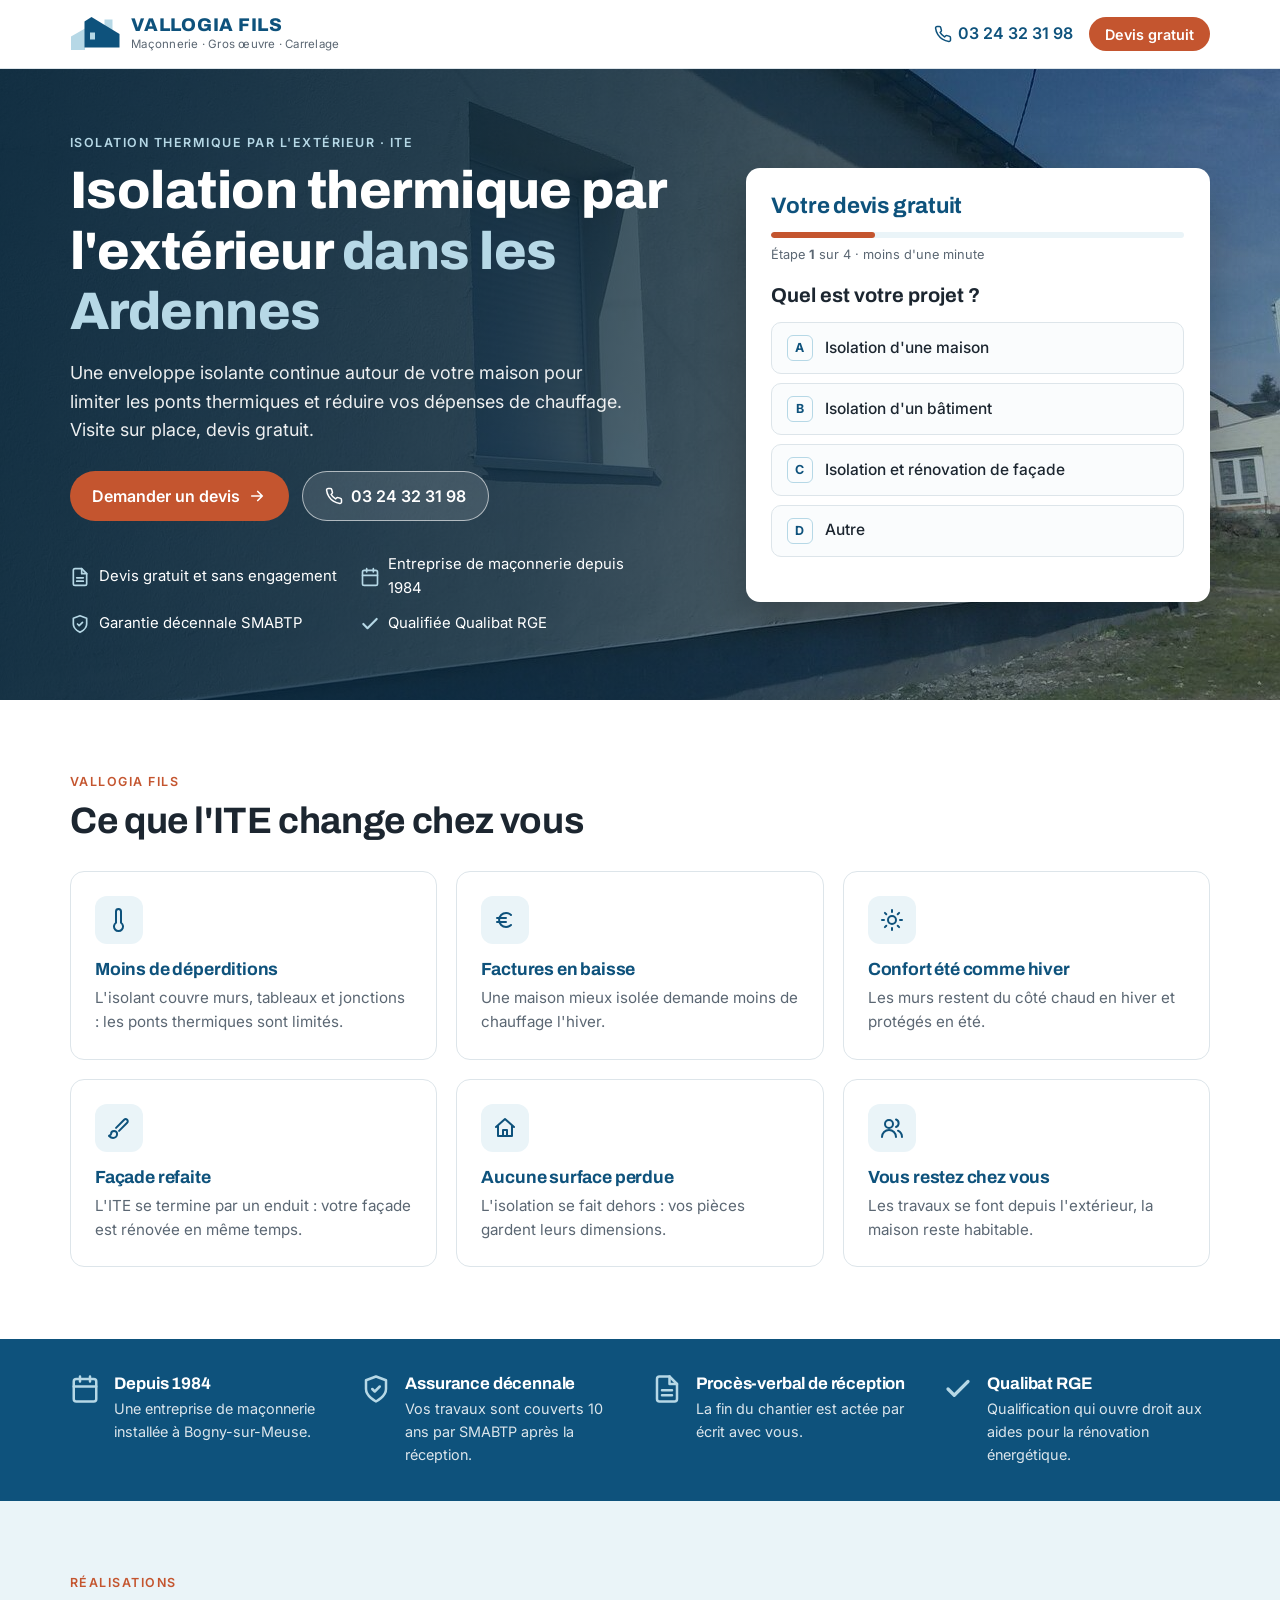
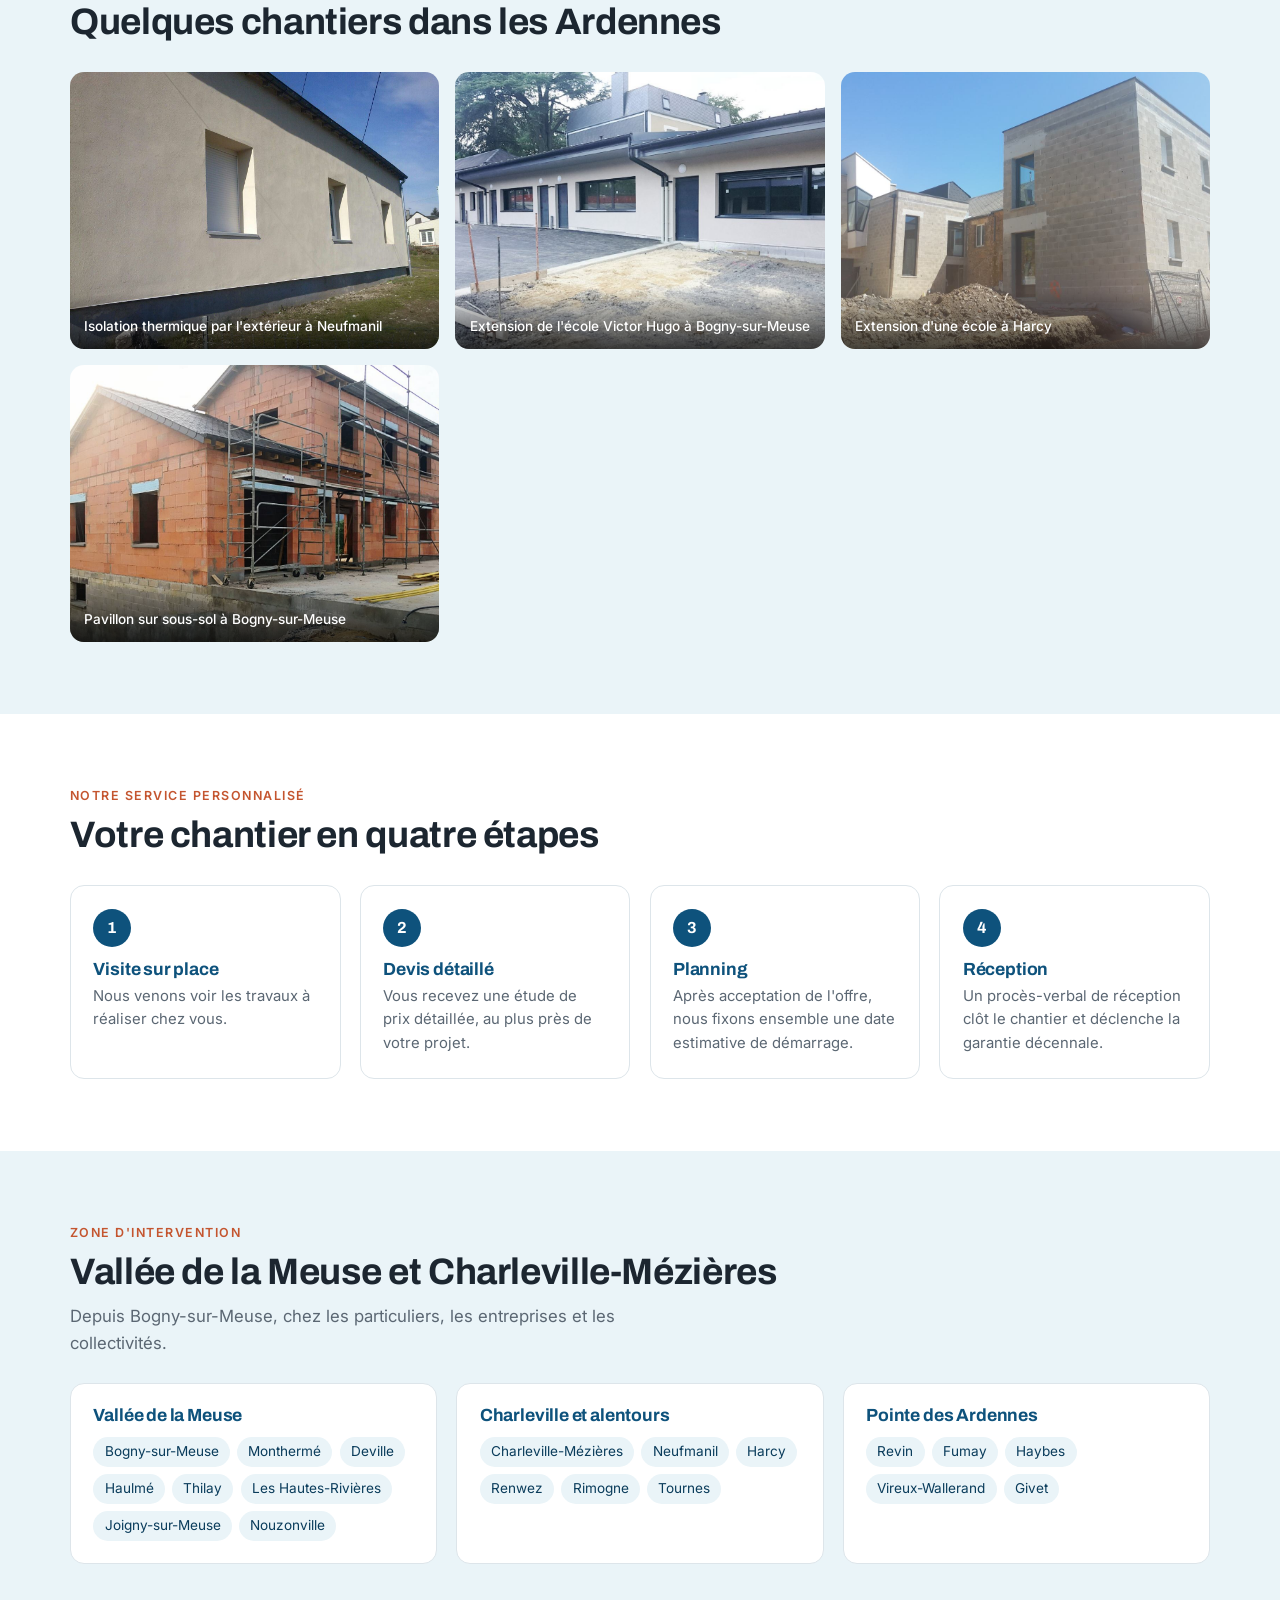
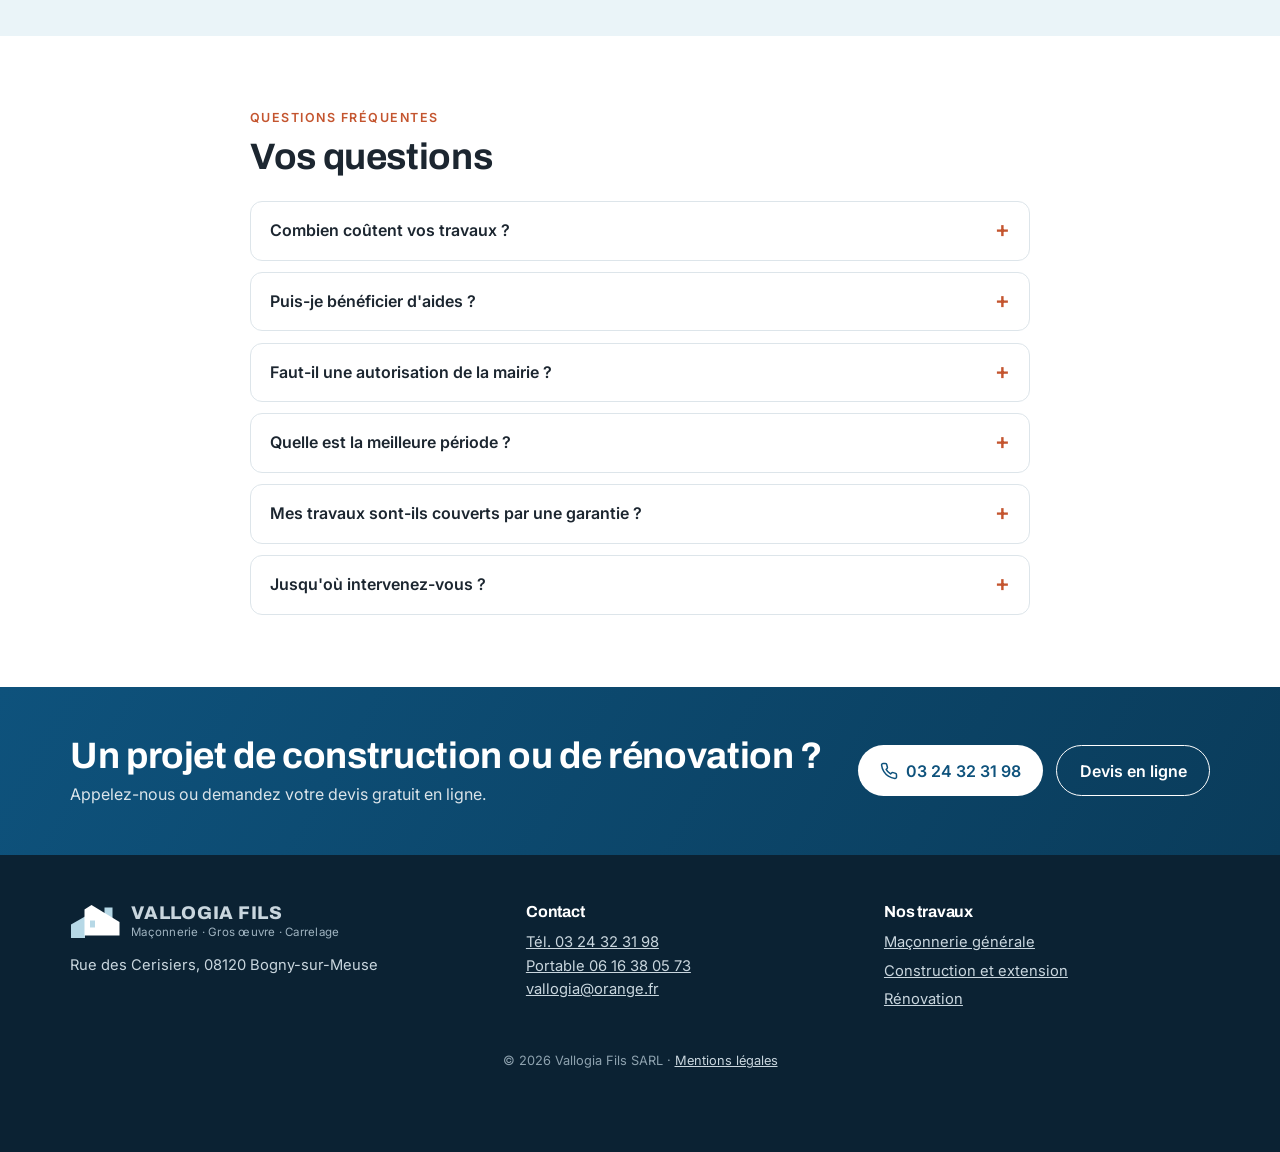
<file: isolation-thermique-exterieur.html>
<!DOCTYPE html>
<html lang="fr">
<head>
<meta charset="utf-8">
<meta name="viewport" content="width=device-width, initial-scale=1">
<!-- GTM (renseigner GTM_ID dans build.py) <script>(function(w,d,s,l,i){w[l]=w[l]||[];w[l].push({'gtm.start':new Date().getTime(),event:'gtm.js'});var f=d.getElementsByTagName(s)[0],j=d.createElement(s),dl=l!='dataLayer'?'&l='+l:'';j.async=true;j.src='https://www.googletagmanager.com/gtm.js?id='+i+dl;f.parentNode.insertBefore(j,f);})(window,document,'script','dataLayer','GTM-XXXXXXX');</script> -->
<title>Isolation thermique par l&#x27;extérieur (ITE), Ardennes | Vallogia Fils</title>
<meta name="description" content="Isolation thermique par l&#x27;extérieur à Bogny-sur-Meuse, Charleville-Mézières et vallée de la Meuse. Moins de ponts thermiques, façade rénovée. Devis gratuit.">
<meta name="robots" content="noindex, follow">
<link rel="canonical" href="https://www.vallogia.com/isolation-thermique-exterieur.html">
<meta property="og:type" content="website"><meta property="og:locale" content="fr_FR">
<meta property="og:title" content="Isolation thermique par l&#x27;extérieur (ITE), Ardennes | Vallogia Fils"><meta property="og:description" content="Isolation thermique par l&#x27;extérieur à Bogny-sur-Meuse, Charleville-Mézières et vallée de la Meuse. Moins de ponts thermiques, façade rénovée. Devis gratuit.">
<meta property="og:image" content="https://www.vallogia.com/img/ite-neufmanil.jpg"><meta property="og:url" content="https://www.vallogia.com/isolation-thermique-exterieur.html">
<meta name="theme-color" content="#0e527c">
<link rel="icon" href="favicon.svg" type="image/svg+xml">
<link rel="preconnect" href="https://fonts.googleapis.com"><link rel="preconnect" href="https://fonts.gstatic.com" crossorigin>
<link href="https://fonts.googleapis.com/css2?family=Archivo:wght@600;700;800&family=Inter:wght@400;500;600&display=swap" rel="stylesheet">
<link rel="preload" as="image" href="img/ite-neufmanil.jpg" fetchpriority="high">
<link rel="stylesheet" href="style.css">
<script type="application/ld+json">{"@context": "https://schema.org", "@type": "HomeAndConstructionBusiness", "name": "Vallogia Fils", "legalName": "Vallogia Fils SARL", "telephone": "+33324323198", "email": "vallogia@orange.fr", "url": "https://www.vallogia.com/", "image": "https://www.vallogia.com/img/ite-neufmanil.jpg", "foundingDate": "1984", "address": {"@type": "PostalAddress", "streetAddress": "Rue des Cerisiers", "postalCode": "08120", "addressLocality": "Bogny-sur-Meuse", "addressCountry": "FR"}, "areaServed": ["Bogny-sur-Meuse", "Monthermé", "Deville", "Haulmé", "Thilay", "Les Hautes-Rivières", "Joigny-sur-Meuse", "Nouzonville", "Charleville-Mézières", "Neufmanil", "Harcy", "Renwez", "Rimogne", "Tournes", "Revin", "Fumay", "Haybes", "Vireux-Wallerand", "Givet"]}</script>
<script type="application/ld+json">{"@context": "https://schema.org", "@type": "FAQPage", "mainEntity": [{"@type": "Question", "name": "Combien coûtent vos travaux ?", "acceptedAnswer": {"@type": "Answer", "text": "Le prix dépend de la surface, des matériaux, de l'accès et de l'état de l'existant. Nous chiffrons après rendez-vous ou visite sur place : le devis est gratuit et sans engagement."}}, {"@type": "Question", "name": "Puis-je bénéficier d'aides ?", "acceptedAnswer": {"@type": "Answer", "text": "Oui : nous sommes qualifiés Qualibat RGE et joignons à notre étude de prix le dossier de demande d'aides pour les travaux énergétiques."}}, {"@type": "Question", "name": "Faut-il une autorisation de la mairie ?", "acceptedAnswer": {"@type": "Answer", "text": "Oui, l'ITE modifie l'aspect de la façade : une déclaration préalable de travaux est en général nécessaire."}}, {"@type": "Question", "name": "Quelle est la meilleure période ?", "acceptedAnswer": {"@type": "Answer", "text": "L'enduit de finition demande un temps sec et hors gel : les travaux se font surtout du printemps à l'automne."}}, {"@type": "Question", "name": "Mes travaux sont-ils couverts par une garantie ?", "acceptedAnswer": {"@type": "Answer", "text": "Oui, nos travaux sont couverts par notre assurance décennale (SMABTP) pendant 10 ans à compter de la réception du chantier."}}, {"@type": "Question", "name": "Jusqu'où intervenez-vous ?", "acceptedAnswer": {"@type": "Answer", "text": "Depuis Bogny-sur-Meuse, nous intervenons dans la vallée de la Meuse, à Charleville-Mézières et ses alentours, et jusqu'à Givet."}}]}</script>
</head>
<body>
<!-- <noscript><iframe src="https://www.googletagmanager.com/ns.html?id=GTM-XXXXXXX" height="0" width="0" style="display:none;visibility:hidden"></iframe></noscript> -->
<header class="top">
  <div class="wrap top-in">
    <a class="logo" href="index.html" aria-label="Vallogia Fils, accueil"><svg class="logo-mark" viewBox="0 0 50 34" width="50" height="34" aria-hidden="true"><path fill="#b6d8e6" d="M1 19.5 15 11.5V33H1z"/><path fill="#b6d8e6" d="M34.5 2.5h8v12h-8z"/><path fill="#0e527c" d="M14.5 4.5 21.5 0 49.5 17V30.5h-35z"/><path fill="#b6d8e6" d="M20 15.5h5v7h-5z"/></svg><span><b>VALLOGIA FILS</b><small>Maçonnerie · Gros œuvre · Carrelage</small></span></a>
    <div class="top-cta">
      <a class="top-tel" href="tel:+33324323198"><svg viewBox="0 0 24 24" width="24" height="24" fill="none" stroke="currentColor" stroke-width="2" stroke-linecap="round" stroke-linejoin="round" aria-hidden="true"><path d="M22 16.92v3a2 2 0 0 1-2.18 2 19.8 19.8 0 0 1-8.63-3.07 19.5 19.5 0 0 1-6-6A19.8 19.8 0 0 1 2.12 4.18 2 2 0 0 1 4.11 2h3a2 2 0 0 1 2 1.72c.13.96.36 1.9.7 2.81a2 2 0 0 1-.45 2.11L8.09 9.91a16 16 0 0 0 6 6l1.27-1.27a2 2 0 0 1 2.11-.45c.91.34 1.85.57 2.81.7A2 2 0 0 1 22 16.92z"/></svg><span>03 24 32 31 98</span></a>
      <a class="btn btn-sm" href="#devis">Devis gratuit</a>
    </div>
  </div>
</header>
<main>
<section class="hero">
  <img class="hero-bg" src="img/ite-neufmanil.jpg" alt="Isolation thermique par l&#x27;extérieur à Neufmanil" width="1280" height="960" fetchpriority="high">
  <div class="wrap hero-in">
    <div class="hero-txt">
      <p class="eyebrow">Isolation thermique par l&#x27;extérieur · ITE</p>
      <h1>Isolation thermique par l'extérieur <em>dans les Ardennes</em></h1>
      <p class="sub">Une enveloppe isolante continue autour de votre maison pour limiter les ponts thermiques et réduire vos dépenses de chauffage. Visite sur place, devis gratuit.</p>
      <div class="ctas">
        <a class="btn" href="#devis">Demander un devis <svg viewBox="0 0 24 24" width="24" height="24" fill="none" stroke="currentColor" stroke-width="2.2" stroke-linecap="round" stroke-linejoin="round" aria-hidden="true"><path d="M5 12h14M13 6l6 6-6 6"/></svg></a>
        <a class="btn btn-ghost" href="tel:+33324323198"><svg viewBox="0 0 24 24" width="24" height="24" fill="none" stroke="currentColor" stroke-width="2" stroke-linecap="round" stroke-linejoin="round" aria-hidden="true"><path d="M22 16.92v3a2 2 0 0 1-2.18 2 19.8 19.8 0 0 1-8.63-3.07 19.5 19.5 0 0 1-6-6A19.8 19.8 0 0 1 2.12 4.18 2 2 0 0 1 4.11 2h3a2 2 0 0 1 2 1.72c.13.96.36 1.9.7 2.81a2 2 0 0 1-.45 2.11L8.09 9.91a16 16 0 0 0 6 6l1.27-1.27a2 2 0 0 1 2.11-.45c.91.34 1.85.57 2.81.7A2 2 0 0 1 22 16.92z"/></svg> 03 24 32 31 98</a>
      </div>
      <ul class="reas"><li><svg viewBox="0 0 24 24" width="24" height="24" fill="none" stroke="currentColor" stroke-width="2" stroke-linecap="round" stroke-linejoin="round" aria-hidden="true"><path d="M14 2H6a2 2 0 0 0-2 2v16a2 2 0 0 0 2 2h12a2 2 0 0 0 2-2V8z"/><path d="M14 2v6h6M16 13H8M16 17H8"/></svg><span>Devis gratuit et sans engagement</span></li><li><svg viewBox="0 0 24 24" width="24" height="24" fill="none" stroke="currentColor" stroke-width="2" stroke-linecap="round" stroke-linejoin="round" aria-hidden="true"><rect x="3" y="4" width="18" height="18" rx="2"/><path d="M16 2v4M8 2v4M3 10h18"/></svg><span>Entreprise de maçonnerie depuis 1984</span></li><li><svg viewBox="0 0 24 24" width="24" height="24" fill="none" stroke="currentColor" stroke-width="2" stroke-linecap="round" stroke-linejoin="round" aria-hidden="true"><path d="M12 22s8-4 8-10V5l-8-3-8 3v7c0 6 8 10 8 10z"/><path d="m9 12 2 2 4-4"/></svg><span>Garantie décennale SMABTP</span></li><li><svg viewBox="0 0 24 24" width="24" height="24" fill="none" stroke="currentColor" stroke-width="2.6" stroke-linecap="round" stroke-linejoin="round" aria-hidden="true"><path d="M20 6 9 17l-5-5"/></svg><span>Qualifiée Qualibat RGE</span></li></ul>
    </div>
    <form id="devisForm" class="card form tf" method="POST" action="contact.php">
  <div class="tf-head">
    <h2 id="devis">Votre devis gratuit</h2>
    <div class="tf-progress" aria-hidden="true"><span></span></div>
    <p class="tf-count">Étape <b>1</b> sur 4 · moins d'une minute</p>
  </div>
  <input type="hidden" name="Source" value="Isolation par l&#x27;extérieur">
  <input type="text" name="_honey" tabindex="-1" autocomplete="off" class="hp" aria-hidden="true">
  <fieldset class="tf-step is-active">
    <legend>Quel est votre projet ?</legend>
    <div class="tf-choices"><label class="tf-choice"><input type="radio" name="Besoin" value="Isolation d&#x27;une maison" required><span><b>A</b>Isolation d&#x27;une maison</span></label><label class="tf-choice"><input type="radio" name="Besoin" value="Isolation d&#x27;un bâtiment" required><span><b>B</b>Isolation d&#x27;un bâtiment</span></label><label class="tf-choice"><input type="radio" name="Besoin" value="Isolation et rénovation de façade" required><span><b>C</b>Isolation et rénovation de façade</span></label><label class="tf-choice"><input type="radio" name="Besoin" value="Autre" required><span><b>D</b>Autre</span></label></div>
  </fieldset>
  <fieldset class="tf-step">
    <legend>Quand souhaitez-vous démarrer ?</legend>
    <div class="tf-choices"><label class="tf-choice"><input type="radio" name="Délai" value="Dès que possible" required><span><b>A</b>Dès que possible</span></label><label class="tf-choice"><input type="radio" name="Délai" value="Dans les 3 mois" required><span><b>B</b>Dans les 3 mois</span></label><label class="tf-choice"><input type="radio" name="Délai" value="Dans l&#x27;année" required><span><b>C</b>Dans l&#x27;année</span></label><label class="tf-choice"><input type="radio" name="Délai" value="Je me renseigne" required><span><b>D</b>Je me renseigne</span></label></div>
  </fieldset>
  <fieldset class="tf-step">
    <legend>Où se situent les travaux ?</legend>
    <label>Commune<input name="Localité" required autocomplete="address-level2" placeholder="Ex. Bogny-sur-Meuse"></label>
    <label><span>Quelques détails <span class="opt">(facultatif)</span></span><textarea name="Message" rows="3" placeholder="Surface, état actuel, plans existants…"></textarea></label>
    <button type="button" class="btn tf-next">Suivant <svg viewBox="0 0 24 24" width="24" height="24" fill="none" stroke="currentColor" stroke-width="2.2" stroke-linecap="round" stroke-linejoin="round" aria-hidden="true"><path d="M5 12h14M13 6l6 6-6 6"/></svg></button>
  </fieldset>
  <fieldset class="tf-step">
    <legend>À qui envoyer le devis ?</legend>
    <label>Nom et prénom<input name="Nom" required autocomplete="name"></label>
    <label>Téléphone<input name="Téléphone" type="tel" required autocomplete="tel"></label>
    <label>E-mail<input name="Email" type="email" required autocomplete="email"></label>
    <button class="btn btn-full" type="submit" data-sending="Envoi…">Recevoir mon devis gratuit <svg viewBox="0 0 24 24" width="24" height="24" fill="none" stroke="currentColor" stroke-width="2.2" stroke-linecap="round" stroke-linejoin="round" aria-hidden="true"><path d="M5 12h14M13 6l6 6-6 6"/></svg></button>
    <p class="privacy">Vos coordonnées servent uniquement à répondre à votre demande.</p>
  </fieldset>
  <button type="button" class="tf-back" hidden>← Retour</button>
</form>
  </div>
</section>
<section class="sec"><div class="wrap"><p class="eyebrow">Vallogia Fils</p><h2>Ce que l&#x27;ITE change chez vous</h2><div class="tiles"><div class="tile"><div class="tile-ico"><svg viewBox="0 0 24 24" width="24" height="24" fill="none" stroke="currentColor" stroke-width="2" stroke-linecap="round" stroke-linejoin="round" aria-hidden="true"><path d="M14 14.76V3.5a2.5 2.5 0 0 0-5 0v11.26a4.5 4.5 0 1 0 5 0z"/></svg></div><h3>Moins de déperditions</h3><p>L&#x27;isolant couvre murs, tableaux et jonctions : les ponts thermiques sont limités.</p></div><div class="tile"><div class="tile-ico"><svg viewBox="0 0 24 24" width="24" height="24" fill="none" stroke="currentColor" stroke-width="2" stroke-linecap="round" stroke-linejoin="round" aria-hidden="true"><path d="M18 7a7 7 0 1 0 0 10"/><path d="M4 10h9M4 14h9"/></svg></div><h3>Factures en baisse</h3><p>Une maison mieux isolée demande moins de chauffage l&#x27;hiver.</p></div><div class="tile"><div class="tile-ico"><svg viewBox="0 0 24 24" width="24" height="24" fill="none" stroke="currentColor" stroke-width="2" stroke-linecap="round" stroke-linejoin="round" aria-hidden="true"><circle cx="12" cy="12" r="4"/><path d="M12 2v2M12 20v2M4.9 4.9l1.4 1.4M17.7 17.7l1.4 1.4M2 12h2M20 12h2M4.9 19.1l1.4-1.4M17.7 6.3l1.4-1.4"/></svg></div><h3>Confort été comme hiver</h3><p>Les murs restent du côté chaud en hiver et protégés en été.</p></div><div class="tile"><div class="tile-ico"><svg viewBox="0 0 24 24" width="24" height="24" fill="none" stroke="currentColor" stroke-width="2" stroke-linecap="round" stroke-linejoin="round" aria-hidden="true"><path d="M9.06 11.9 17.14 3.8a2.12 2.12 0 0 1 3 3l-8.07 8.08"/><path d="M7.07 14.94c-1.66 0-3 1.35-3 3.02 0 1.33-2.5 1.52-2 2.02 1.08 1.1 2.49 2.02 4 2.02 2.2 0 4-1.8 4-4.04a3.01 3.01 0 0 0-3-3.02z"/></svg></div><h3>Façade refaite</h3><p>L&#x27;ITE se termine par un enduit : votre façade est rénovée en même temps.</p></div><div class="tile"><div class="tile-ico"><svg viewBox="0 0 24 24" width="24" height="24" fill="none" stroke="currentColor" stroke-width="2" stroke-linecap="round" stroke-linejoin="round" aria-hidden="true"><path d="M3 11 12 3l9 8"/><path d="M5 10v10h14V10"/><path d="M10 20v-6h4v6"/></svg></div><h3>Aucune surface perdue</h3><p>L&#x27;isolation se fait dehors : vos pièces gardent leurs dimensions.</p></div><div class="tile"><div class="tile-ico"><svg viewBox="0 0 24 24" width="24" height="24" fill="none" stroke="currentColor" stroke-width="2" stroke-linecap="round" stroke-linejoin="round" aria-hidden="true"><circle cx="9" cy="8" r="4"/><path d="M2 21a7 7 0 0 1 14 0"/><path d="M16 3.5a4 4 0 0 1 0 7.5M22 21a7 7 0 0 0-4-6.3"/></svg></div><h3>Vous restez chez vous</h3><p>Les travaux se font depuis l&#x27;extérieur, la maison reste habitable.</p></div></div></div></section>
<section class="band"><div class="wrap trust"><div class="trust-i"><svg viewBox="0 0 24 24" width="24" height="24" fill="none" stroke="currentColor" stroke-width="2" stroke-linecap="round" stroke-linejoin="round" aria-hidden="true"><rect x="3" y="4" width="18" height="18" rx="2"/><path d="M16 2v4M8 2v4M3 10h18"/></svg><div><h3>Depuis 1984</h3><p>Une entreprise de maçonnerie installée à Bogny-sur-Meuse.</p></div></div><div class="trust-i"><svg viewBox="0 0 24 24" width="24" height="24" fill="none" stroke="currentColor" stroke-width="2" stroke-linecap="round" stroke-linejoin="round" aria-hidden="true"><path d="M12 22s8-4 8-10V5l-8-3-8 3v7c0 6 8 10 8 10z"/><path d="m9 12 2 2 4-4"/></svg><div><h3>Assurance décennale</h3><p>Vos travaux sont couverts 10 ans par SMABTP après la réception.</p></div></div><div class="trust-i"><svg viewBox="0 0 24 24" width="24" height="24" fill="none" stroke="currentColor" stroke-width="2" stroke-linecap="round" stroke-linejoin="round" aria-hidden="true"><path d="M14 2H6a2 2 0 0 0-2 2v16a2 2 0 0 0 2 2h12a2 2 0 0 0 2-2V8z"/><path d="M14 2v6h6M16 13H8M16 17H8"/></svg><div><h3>Procès-verbal de réception</h3><p>La fin du chantier est actée par écrit avec vous.</p></div></div><div class="trust-i"><svg viewBox="0 0 24 24" width="24" height="24" fill="none" stroke="currentColor" stroke-width="2.6" stroke-linecap="round" stroke-linejoin="round" aria-hidden="true"><path d="M20 6 9 17l-5-5"/></svg><div><h3>Qualibat RGE</h3><p>Qualification qui ouvre droit aux aides pour la rénovation énergétique.</p></div></div></div></section>
<section class="sec sec-alt"><div class="wrap"><p class="eyebrow">Réalisations</p><h2>Quelques chantiers dans les Ardennes</h2><div class="gal"><figure><img src="img/ite-neufmanil.jpg" alt="Isolation thermique par l&#x27;extérieur à Neufmanil" width="1280" height="960" loading="lazy"><figcaption>Isolation thermique par l&#x27;extérieur à Neufmanil</figcaption></figure><figure><img src="img/extension-ecole-victor-hugo.jpg" alt="Extension de l&#x27;école Victor Hugo à Bogny-sur-Meuse" width="1400" height="788" loading="lazy"><figcaption>Extension de l&#x27;école Victor Hugo à Bogny-sur-Meuse</figcaption></figure><figure><img src="img/extension-ecole-harcy.jpg" alt="Extension d&#x27;une école à Harcy" width="1400" height="788" loading="lazy"><figcaption>Extension d&#x27;une école à Harcy</figcaption></figure><figure><img src="img/pavillon-sous-sol-bogny.jpg" alt="Pavillon sur sous-sol à Bogny-sur-Meuse" width="1400" height="814" loading="lazy"><figcaption>Pavillon sur sous-sol à Bogny-sur-Meuse</figcaption></figure></div></div></section>
<section class="sec"><div class="wrap"><p class="eyebrow">Notre service personnalisé</p><h2>Votre chantier en quatre étapes</h2><ol class="steps"><li><span class="num">1</span><h3>Visite sur place</h3><p>Nous venons voir les travaux à réaliser chez vous.</p></li><li><span class="num">2</span><h3>Devis détaillé</h3><p>Vous recevez une étude de prix détaillée, au plus près de votre projet.</p></li><li><span class="num">3</span><h3>Planning</h3><p>Après acceptation de l&#x27;offre, nous fixons ensemble une date estimative de démarrage.</p></li><li><span class="num">4</span><h3>Réception</h3><p>Un procès-verbal de réception clôt le chantier et déclenche la garantie décennale.</p></li></ol></div></section>
<section class="sec sec-alt"><div class="wrap"><p class="eyebrow">Zone d'intervention</p><h2>Vallée de la Meuse et Charleville-Mézières</h2><p class="lead">Depuis Bogny-sur-Meuse, chez les particuliers, les entreprises et les collectivités.</p><div class="zone"><div><h3>Vallée de la Meuse</h3><ul><li>Bogny-sur-Meuse</li><li>Monthermé</li><li>Deville</li><li>Haulmé</li><li>Thilay</li><li>Les Hautes-Rivières</li><li>Joigny-sur-Meuse</li><li>Nouzonville</li></ul></div><div><h3>Charleville et alentours</h3><ul><li>Charleville-Mézières</li><li>Neufmanil</li><li>Harcy</li><li>Renwez</li><li>Rimogne</li><li>Tournes</li></ul></div><div><h3>Pointe des Ardennes</h3><ul><li>Revin</li><li>Fumay</li><li>Haybes</li><li>Vireux-Wallerand</li><li>Givet</li></ul></div></div></div></section>
<section class="sec"><div class="wrap narrow"><p class="eyebrow">Questions fréquentes</p><h2>Vos questions</h2><div class="faq"><details><summary>Combien coûtent vos travaux ?</summary><p>Le prix dépend de la surface, des matériaux, de l&#x27;accès et de l&#x27;état de l&#x27;existant. Nous chiffrons après rendez-vous ou visite sur place : le devis est gratuit et sans engagement.</p></details><details><summary>Puis-je bénéficier d&#x27;aides ?</summary><p>Oui : nous sommes qualifiés Qualibat RGE et joignons à notre étude de prix le dossier de demande d&#x27;aides pour les travaux énergétiques.</p></details><details><summary>Faut-il une autorisation de la mairie ?</summary><p>Oui, l&#x27;ITE modifie l&#x27;aspect de la façade : une déclaration préalable de travaux est en général nécessaire.</p></details><details><summary>Quelle est la meilleure période ?</summary><p>L&#x27;enduit de finition demande un temps sec et hors gel : les travaux se font surtout du printemps à l&#x27;automne.</p></details><details><summary>Mes travaux sont-ils couverts par une garantie ?</summary><p>Oui, nos travaux sont couverts par notre assurance décennale (SMABTP) pendant 10 ans à compter de la réception du chantier.</p></details><details><summary>Jusqu&#x27;où intervenez-vous ?</summary><p>Depuis Bogny-sur-Meuse, nous intervenons dans la vallée de la Meuse, à Charleville-Mézières et ses alentours, et jusqu&#x27;à Givet.</p></details></div></div></section>
<section class="cta-band"><div class="wrap cta-in">
  <div><h2>Un projet de construction ou de rénovation ?</h2><p>Appelez-nous ou demandez votre devis gratuit en ligne.</p></div>
  <div class="ctas"><a class="btn btn-light" href="tel:+33324323198"><svg viewBox="0 0 24 24" width="24" height="24" fill="none" stroke="currentColor" stroke-width="2" stroke-linecap="round" stroke-linejoin="round" aria-hidden="true"><path d="M22 16.92v3a2 2 0 0 1-2.18 2 19.8 19.8 0 0 1-8.63-3.07 19.5 19.5 0 0 1-6-6A19.8 19.8 0 0 1 2.12 4.18 2 2 0 0 1 4.11 2h3a2 2 0 0 1 2 1.72c.13.96.36 1.9.7 2.81a2 2 0 0 1-.45 2.11L8.09 9.91a16 16 0 0 0 6 6l1.27-1.27a2 2 0 0 1 2.11-.45c.91.34 1.85.57 2.81.7A2 2 0 0 1 22 16.92z"/></svg> 03 24 32 31 98</a><a class="btn btn-ghost-light" href="#devis">Devis en ligne</a></div>
</div></section>
</main>
<footer class="foot"><div class="wrap foot-in">
  <div><a class="logo logo-light" href="index.html"><svg class="logo-mark" viewBox="0 0 50 34" width="50" height="34" aria-hidden="true"><path fill="#b6d8e6" d="M1 19.5 15 11.5V33H1z"/><path fill="#b6d8e6" d="M34.5 2.5h8v12h-8z"/><path fill="#0e527c" d="M14.5 4.5 21.5 0 49.5 17V30.5h-35z"/><path fill="#b6d8e6" d="M20 15.5h5v7h-5z"/></svg><span><b>VALLOGIA FILS</b><small>Maçonnerie · Gros œuvre · Carrelage</small></span></a>
    <p>Rue des Cerisiers, 08120 Bogny-sur-Meuse</p></div>
  <div><h3>Contact</h3><p><a href="tel:+33324323198">Tél. 03 24 32 31 98</a><br><a href="tel:+33616380573">Portable 06 16 38 05 73</a><br><a href="mailto:vallogia@orange.fr">vallogia@orange.fr</a></p></div>
  <div><h3>Nos travaux</h3><ul><li><a href="index.html">Maçonnerie générale</a></li><li><a href="construction-extension.html">Construction et extension</a></li><li><a href="renovation-maconnerie.html">Rénovation</a></li></ul></div>
</div><p class="copy">© 2026 Vallogia Fils SARL · <a href="mentions-legales.html">Mentions légales</a></p></footer>
<div class="mbar"><a href="tel:+33324323198"><svg viewBox="0 0 24 24" width="24" height="24" fill="none" stroke="currentColor" stroke-width="2" stroke-linecap="round" stroke-linejoin="round" aria-hidden="true"><path d="M22 16.92v3a2 2 0 0 1-2.18 2 19.8 19.8 0 0 1-8.63-3.07 19.5 19.5 0 0 1-6-6A19.8 19.8 0 0 1 2.12 4.18 2 2 0 0 1 4.11 2h3a2 2 0 0 1 2 1.72c.13.96.36 1.9.7 2.81a2 2 0 0 1-.45 2.11L8.09 9.91a16 16 0 0 0 6 6l1.27-1.27a2 2 0 0 1 2.11-.45c.91.34 1.85.57 2.81.7A2 2 0 0 1 22 16.92z"/></svg> Appeler</a><a href="#devis" class="mbar-cta">Devis gratuit</a></div>
<script src="main.js" defer></script>
</body>
</html>
</file>
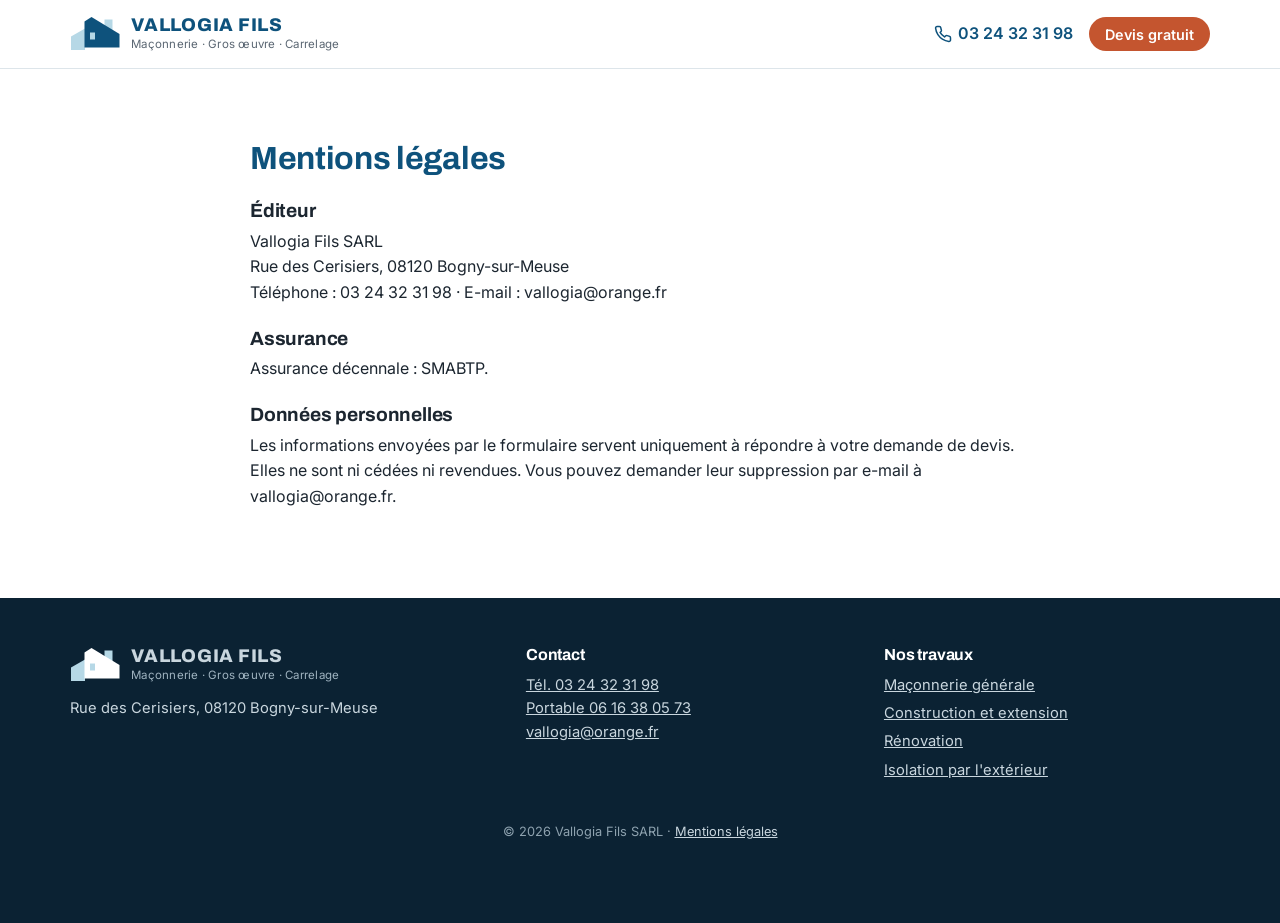
<file: mentions-legales.html>
<!DOCTYPE html>
<html lang="fr"><head><meta charset="utf-8"><meta name="viewport" content="width=device-width, initial-scale=1">
<!-- GTM (renseigner GTM_ID dans build.py) <script>(function(w,d,s,l,i){w[l]=w[l]||[];w[l].push({'gtm.start':new Date().getTime(),event:'gtm.js'});var f=d.getElementsByTagName(s)[0],j=d.createElement(s),dl=l!='dataLayer'?'&l='+l:'';j.async=true;j.src='https://www.googletagmanager.com/gtm.js?id='+i+dl;f.parentNode.insertBefore(j,f);})(window,document,'script','dataLayer','GTM-XXXXXXX');</script> -->
<title>Mentions légales | Vallogia Fils</title><meta name="robots" content="noindex, follow"><link rel="icon" href="favicon.svg" type="image/svg+xml">
<link rel="preconnect" href="https://fonts.googleapis.com"><link rel="preconnect" href="https://fonts.gstatic.com" crossorigin>
<link href="https://fonts.googleapis.com/css2?family=Archivo:wght@600;700;800&family=Inter:wght@400;500;600&display=swap" rel="stylesheet">
<link rel="stylesheet" href="style.css"></head><body>
<!-- <noscript><iframe src="https://www.googletagmanager.com/ns.html?id=GTM-XXXXXXX" height="0" width="0" style="display:none;visibility:hidden"></iframe></noscript> -->
<header class="top">
  <div class="wrap top-in">
    <a class="logo" href="index.html" aria-label="Vallogia Fils, accueil"><svg class="logo-mark" viewBox="0 0 50 34" width="50" height="34" aria-hidden="true"><path fill="#b6d8e6" d="M1 19.5 15 11.5V33H1z"/><path fill="#b6d8e6" d="M34.5 2.5h8v12h-8z"/><path fill="#0e527c" d="M14.5 4.5 21.5 0 49.5 17V30.5h-35z"/><path fill="#b6d8e6" d="M20 15.5h5v7h-5z"/></svg><span><b>VALLOGIA FILS</b><small>Maçonnerie · Gros œuvre · Carrelage</small></span></a>
    <div class="top-cta">
      <a class="top-tel" href="tel:+33324323198"><svg viewBox="0 0 24 24" width="24" height="24" fill="none" stroke="currentColor" stroke-width="2" stroke-linecap="round" stroke-linejoin="round" aria-hidden="true"><path d="M22 16.92v3a2 2 0 0 1-2.18 2 19.8 19.8 0 0 1-8.63-3.07 19.5 19.5 0 0 1-6-6A19.8 19.8 0 0 1 2.12 4.18 2 2 0 0 1 4.11 2h3a2 2 0 0 1 2 1.72c.13.96.36 1.9.7 2.81a2 2 0 0 1-.45 2.11L8.09 9.91a16 16 0 0 0 6 6l1.27-1.27a2 2 0 0 1 2.11-.45c.91.34 1.85.57 2.81.7A2 2 0 0 1 22 16.92z"/></svg><span>03 24 32 31 98</span></a>
      <a class="btn btn-sm" href="index.html#devis">Devis gratuit</a>
    </div>
  </div>
</header>
<main class="sec"><div class="wrap narrow simple"><h1>Mentions légales</h1>
<h2>Éditeur</h2><p>Vallogia Fils SARL<br>Rue des Cerisiers, 08120 Bogny-sur-Meuse<br>Téléphone : 03 24 32 31 98 · E-mail : vallogia@orange.fr</p>
<h2>Assurance</h2><p>Assurance décennale : SMABTP.</p>
<h2>Données personnelles</h2><p>Les informations envoyées par le formulaire servent uniquement à répondre à votre demande de devis. Elles ne sont ni cédées ni revendues. Vous pouvez demander leur suppression par e-mail à vallogia@orange.fr.</p></div></main>
<footer class="foot"><div class="wrap foot-in">
  <div><a class="logo logo-light" href="index.html"><svg class="logo-mark" viewBox="0 0 50 34" width="50" height="34" aria-hidden="true"><path fill="#b6d8e6" d="M1 19.5 15 11.5V33H1z"/><path fill="#b6d8e6" d="M34.5 2.5h8v12h-8z"/><path fill="#0e527c" d="M14.5 4.5 21.5 0 49.5 17V30.5h-35z"/><path fill="#b6d8e6" d="M20 15.5h5v7h-5z"/></svg><span><b>VALLOGIA FILS</b><small>Maçonnerie · Gros œuvre · Carrelage</small></span></a>
    <p>Rue des Cerisiers, 08120 Bogny-sur-Meuse</p></div>
  <div><h3>Contact</h3><p><a href="tel:+33324323198">Tél. 03 24 32 31 98</a><br><a href="tel:+33616380573">Portable 06 16 38 05 73</a><br><a href="mailto:vallogia@orange.fr">vallogia@orange.fr</a></p></div>
  <div><h3>Nos travaux</h3><ul><li><a href="index.html">Maçonnerie générale</a></li><li><a href="construction-extension.html">Construction et extension</a></li><li><a href="renovation-maconnerie.html">Rénovation</a></li><li><a href="isolation-thermique-exterieur.html">Isolation par l&#x27;extérieur</a></li></ul></div>
</div><p class="copy">© 2026 Vallogia Fils SARL · <a href="mentions-legales.html">Mentions légales</a></p></footer>
<div class="mbar"><a href="tel:+33324323198"><svg viewBox="0 0 24 24" width="24" height="24" fill="none" stroke="currentColor" stroke-width="2" stroke-linecap="round" stroke-linejoin="round" aria-hidden="true"><path d="M22 16.92v3a2 2 0 0 1-2.18 2 19.8 19.8 0 0 1-8.63-3.07 19.5 19.5 0 0 1-6-6A19.8 19.8 0 0 1 2.12 4.18 2 2 0 0 1 4.11 2h3a2 2 0 0 1 2 1.72c.13.96.36 1.9.7 2.81a2 2 0 0 1-.45 2.11L8.09 9.91a16 16 0 0 0 6 6l1.27-1.27a2 2 0 0 1 2.11-.45c.91.34 1.85.57 2.81.7A2 2 0 0 1 22 16.92z"/></svg> Appeler</a><a href="index.html#devis" class="mbar-cta">Devis gratuit</a></div>
<script src="main.js" defer></script>
</body>
</html>
</file>
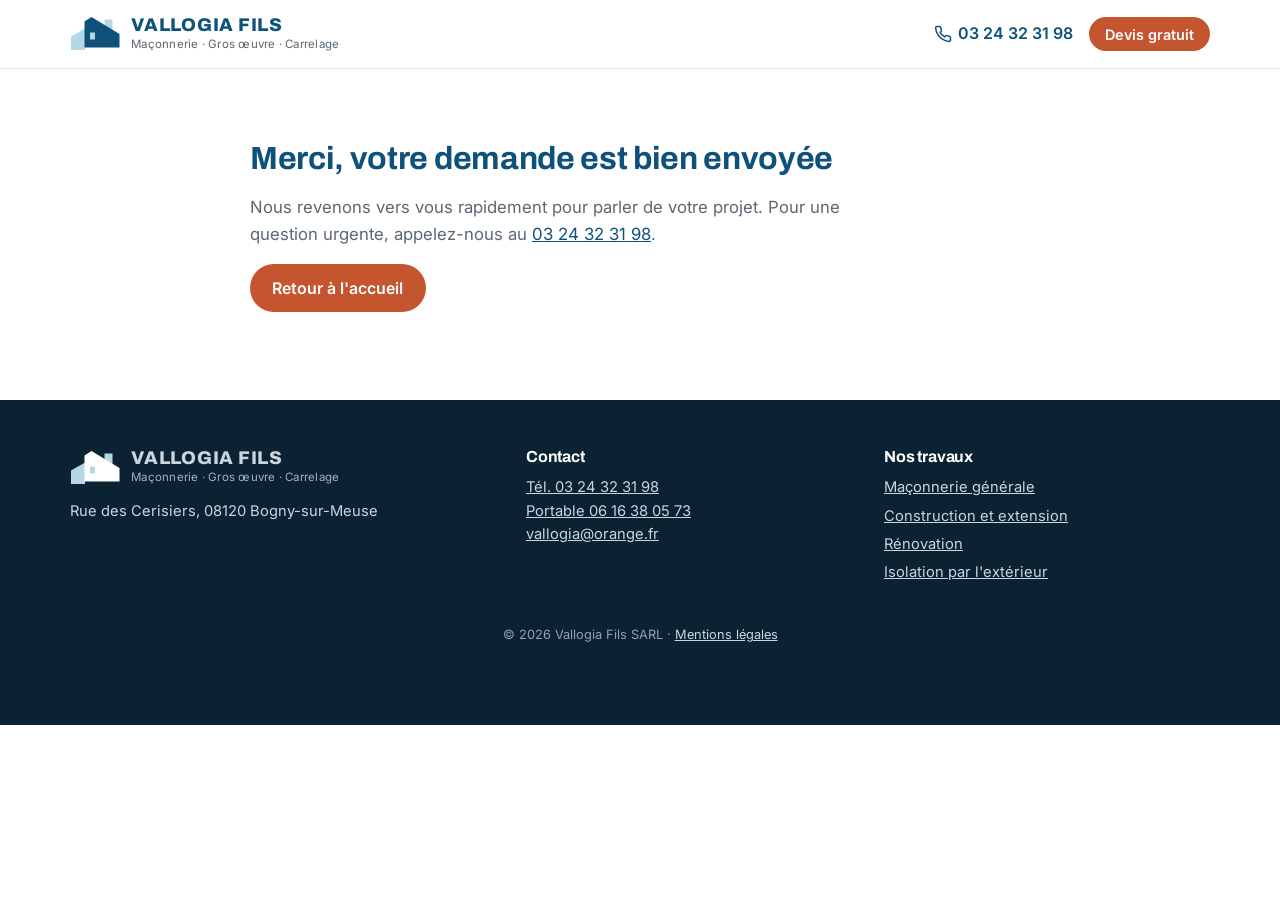
<file: merci.html>
<!DOCTYPE html>
<html lang="fr"><head><meta charset="utf-8"><meta name="viewport" content="width=device-width, initial-scale=1">
<!-- GTM (renseigner GTM_ID dans build.py) <script>(function(w,d,s,l,i){w[l]=w[l]||[];w[l].push({'gtm.start':new Date().getTime(),event:'gtm.js'});var f=d.getElementsByTagName(s)[0],j=d.createElement(s),dl=l!='dataLayer'?'&l='+l:'';j.async=true;j.src='https://www.googletagmanager.com/gtm.js?id='+i+dl;f.parentNode.insertBefore(j,f);})(window,document,'script','dataLayer','GTM-XXXXXXX');</script> -->
<title>Merci | Vallogia Fils</title><meta name="robots" content="noindex, follow"><link rel="icon" href="favicon.svg" type="image/svg+xml">
<link rel="preconnect" href="https://fonts.googleapis.com"><link rel="preconnect" href="https://fonts.gstatic.com" crossorigin>
<link href="https://fonts.googleapis.com/css2?family=Archivo:wght@600;700;800&family=Inter:wght@400;500;600&display=swap" rel="stylesheet">
<link rel="stylesheet" href="style.css"></head><body>
<!-- <noscript><iframe src="https://www.googletagmanager.com/ns.html?id=GTM-XXXXXXX" height="0" width="0" style="display:none;visibility:hidden"></iframe></noscript> -->
<header class="top">
  <div class="wrap top-in">
    <a class="logo" href="index.html" aria-label="Vallogia Fils, accueil"><svg class="logo-mark" viewBox="0 0 50 34" width="50" height="34" aria-hidden="true"><path fill="#b6d8e6" d="M1 19.5 15 11.5V33H1z"/><path fill="#b6d8e6" d="M34.5 2.5h8v12h-8z"/><path fill="#0e527c" d="M14.5 4.5 21.5 0 49.5 17V30.5h-35z"/><path fill="#b6d8e6" d="M20 15.5h5v7h-5z"/></svg><span><b>VALLOGIA FILS</b><small>Maçonnerie · Gros œuvre · Carrelage</small></span></a>
    <div class="top-cta">
      <a class="top-tel" href="tel:+33324323198"><svg viewBox="0 0 24 24" width="24" height="24" fill="none" stroke="currentColor" stroke-width="2" stroke-linecap="round" stroke-linejoin="round" aria-hidden="true"><path d="M22 16.92v3a2 2 0 0 1-2.18 2 19.8 19.8 0 0 1-8.63-3.07 19.5 19.5 0 0 1-6-6A19.8 19.8 0 0 1 2.12 4.18 2 2 0 0 1 4.11 2h3a2 2 0 0 1 2 1.72c.13.96.36 1.9.7 2.81a2 2 0 0 1-.45 2.11L8.09 9.91a16 16 0 0 0 6 6l1.27-1.27a2 2 0 0 1 2.11-.45c.91.34 1.85.57 2.81.7A2 2 0 0 1 22 16.92z"/></svg><span>03 24 32 31 98</span></a>
      <a class="btn btn-sm" href="index.html#devis">Devis gratuit</a>
    </div>
  </div>
</header>
<main class="sec"><div class="wrap narrow simple"><h1>Merci, votre demande est bien envoyée</h1>
<p class="lead">Nous revenons vers vous rapidement pour parler de votre projet. Pour une question urgente, appelez-nous au <a href="tel:+33324323198">03 24 32 31 98</a>.</p>
<p><a class="btn" href="index.html">Retour à l'accueil</a></p></div></main>
<footer class="foot"><div class="wrap foot-in">
  <div><a class="logo logo-light" href="index.html"><svg class="logo-mark" viewBox="0 0 50 34" width="50" height="34" aria-hidden="true"><path fill="#b6d8e6" d="M1 19.5 15 11.5V33H1z"/><path fill="#b6d8e6" d="M34.5 2.5h8v12h-8z"/><path fill="#0e527c" d="M14.5 4.5 21.5 0 49.5 17V30.5h-35z"/><path fill="#b6d8e6" d="M20 15.5h5v7h-5z"/></svg><span><b>VALLOGIA FILS</b><small>Maçonnerie · Gros œuvre · Carrelage</small></span></a>
    <p>Rue des Cerisiers, 08120 Bogny-sur-Meuse</p></div>
  <div><h3>Contact</h3><p><a href="tel:+33324323198">Tél. 03 24 32 31 98</a><br><a href="tel:+33616380573">Portable 06 16 38 05 73</a><br><a href="mailto:vallogia@orange.fr">vallogia@orange.fr</a></p></div>
  <div><h3>Nos travaux</h3><ul><li><a href="index.html">Maçonnerie générale</a></li><li><a href="construction-extension.html">Construction et extension</a></li><li><a href="renovation-maconnerie.html">Rénovation</a></li><li><a href="isolation-thermique-exterieur.html">Isolation par l&#x27;extérieur</a></li></ul></div>
</div><p class="copy">© 2026 Vallogia Fils SARL · <a href="mentions-legales.html">Mentions légales</a></p></footer>
<div class="mbar"><a href="tel:+33324323198"><svg viewBox="0 0 24 24" width="24" height="24" fill="none" stroke="currentColor" stroke-width="2" stroke-linecap="round" stroke-linejoin="round" aria-hidden="true"><path d="M22 16.92v3a2 2 0 0 1-2.18 2 19.8 19.8 0 0 1-8.63-3.07 19.5 19.5 0 0 1-6-6A19.8 19.8 0 0 1 2.12 4.18 2 2 0 0 1 4.11 2h3a2 2 0 0 1 2 1.72c.13.96.36 1.9.7 2.81a2 2 0 0 1-.45 2.11L8.09 9.91a16 16 0 0 0 6 6l1.27-1.27a2 2 0 0 1 2.11-.45c.91.34 1.85.57 2.81.7A2 2 0 0 1 22 16.92z"/></svg> Appeler</a><a href="index.html#devis" class="mbar-cta">Devis gratuit</a></div>
<script src="main.js" defer></script>
</body>
</html>
</file>
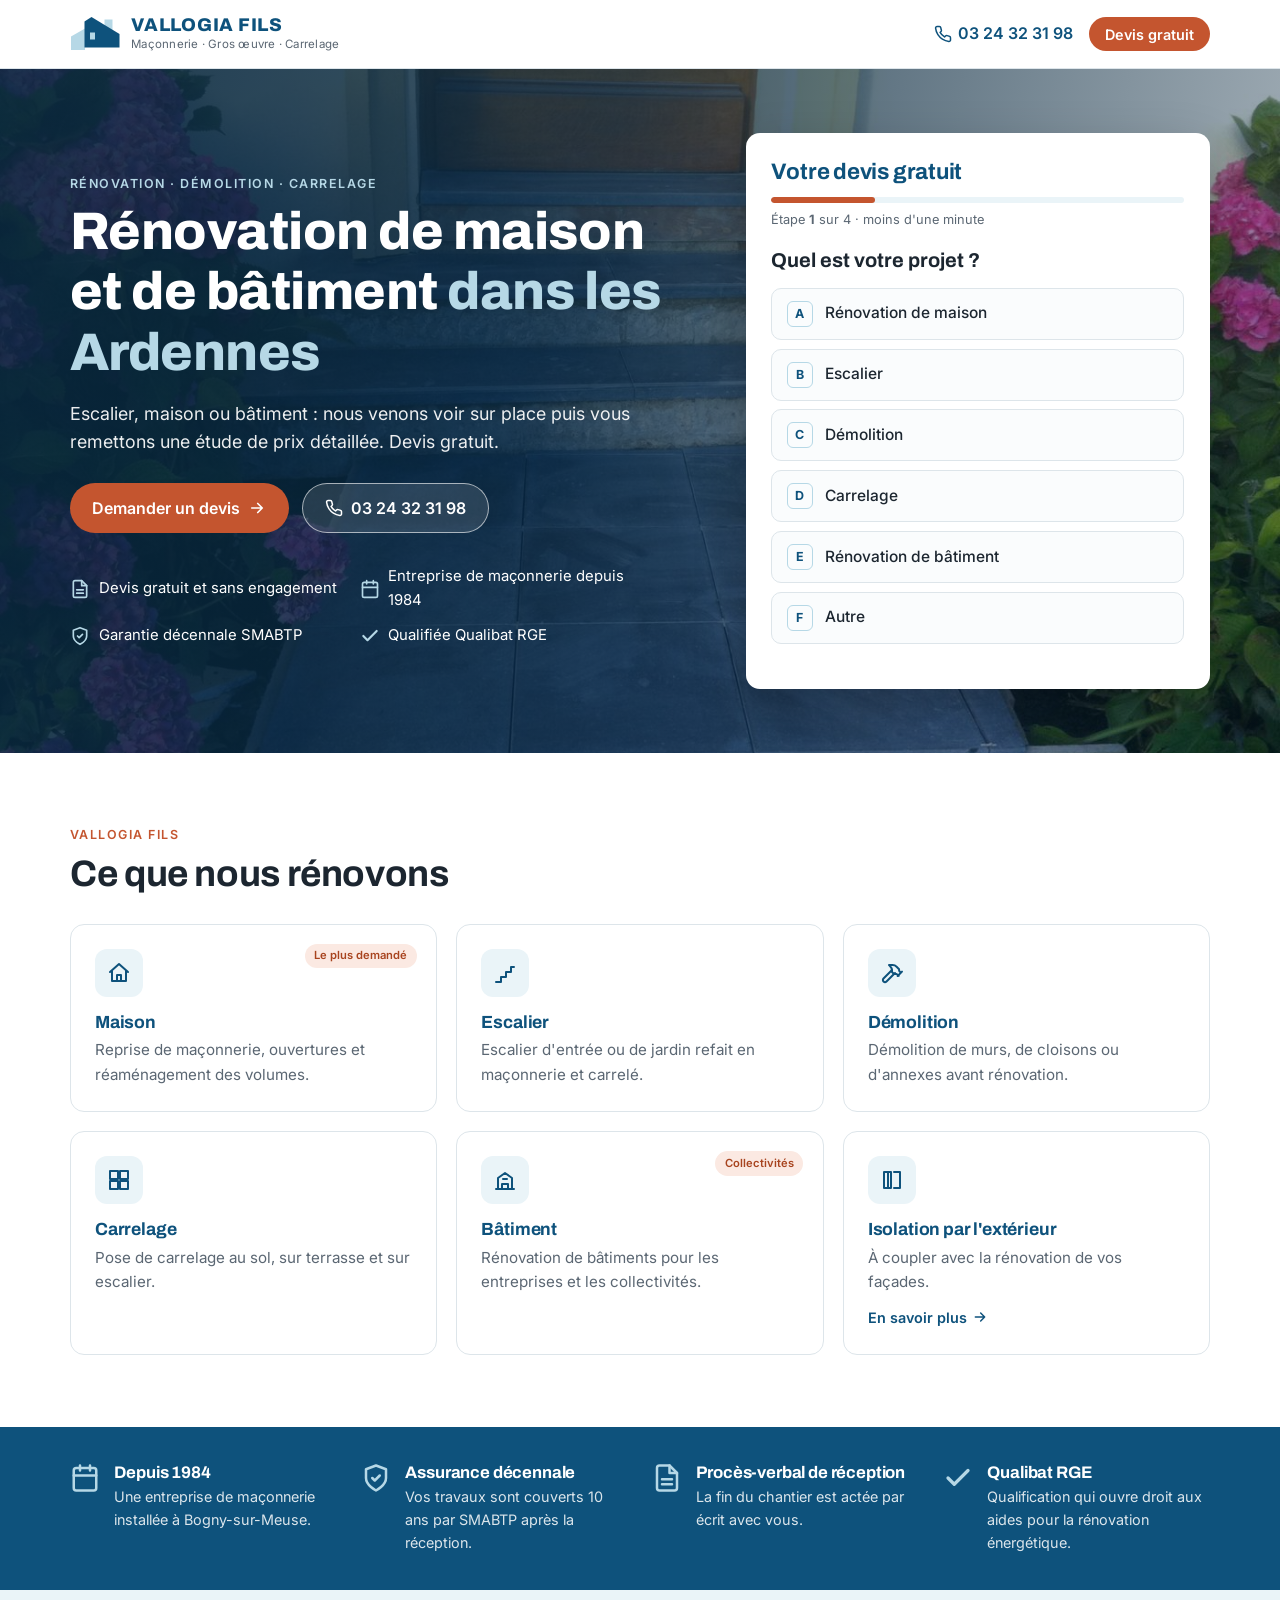
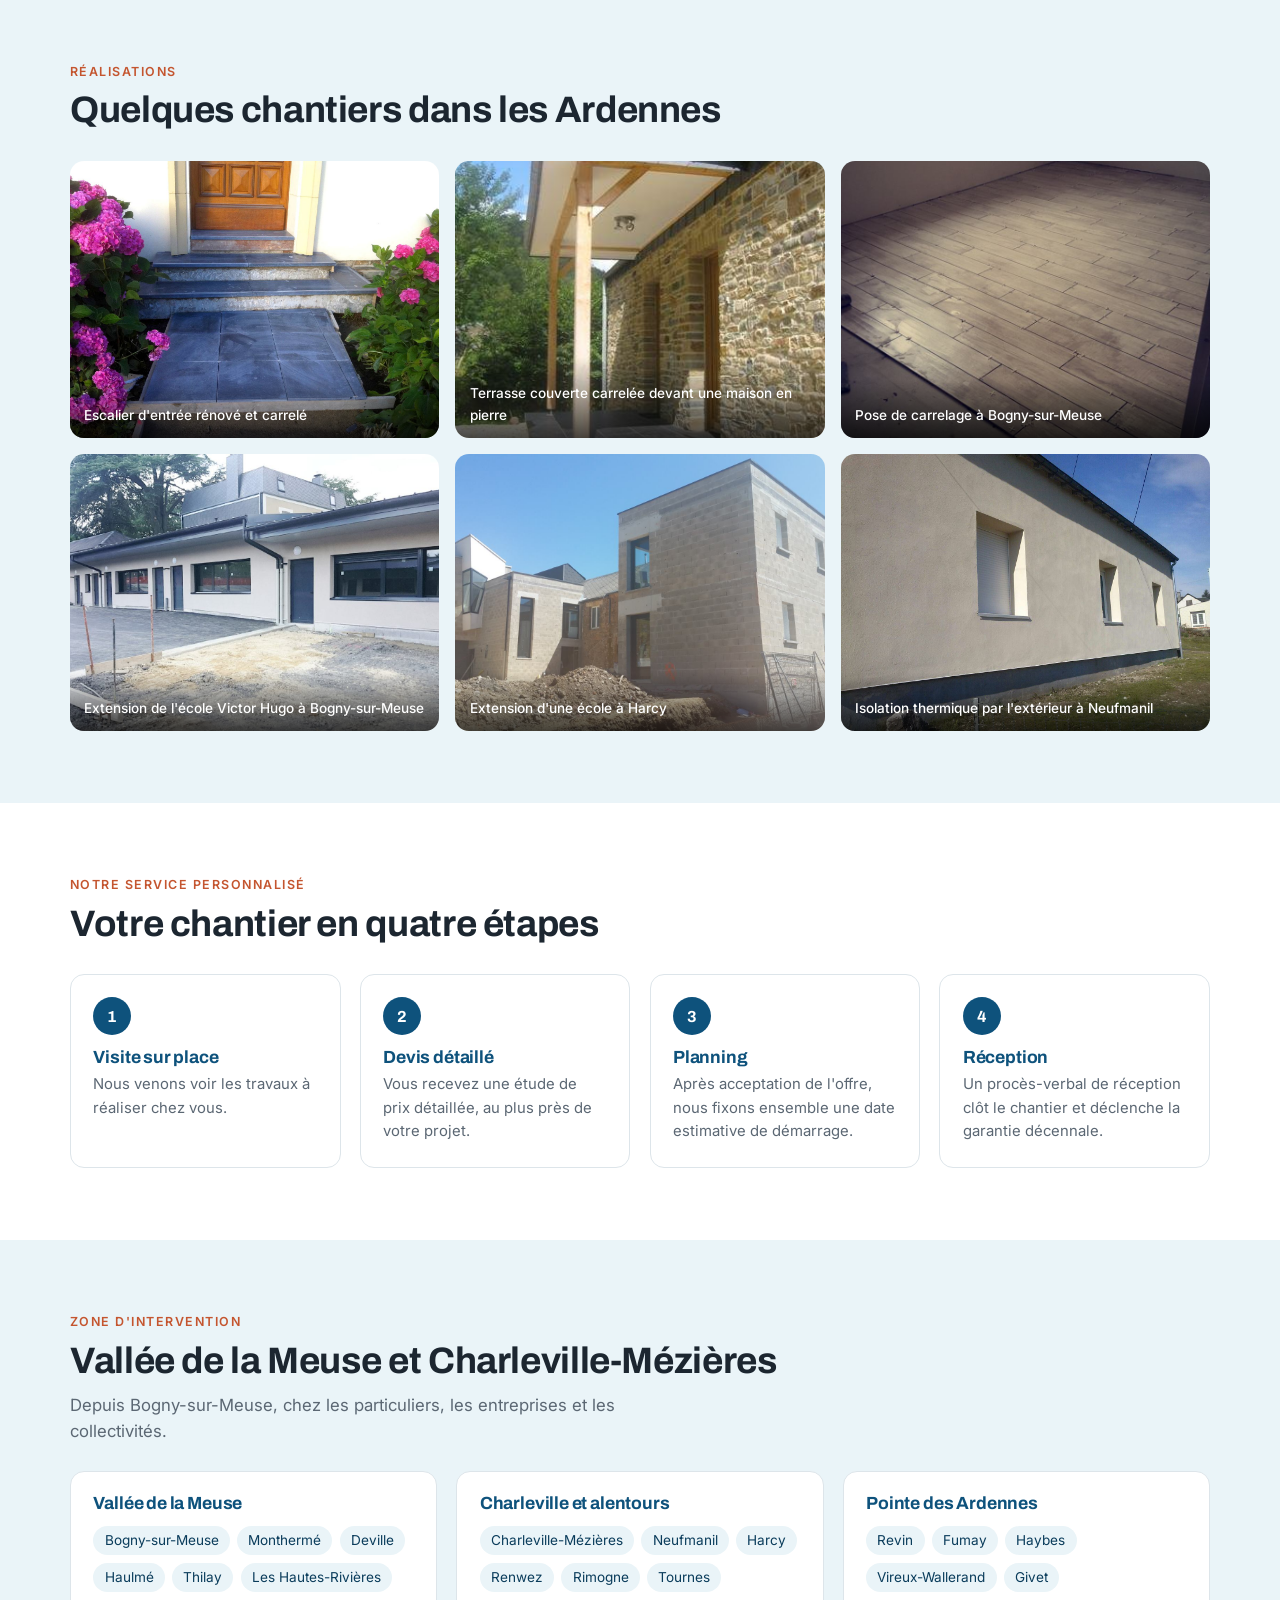
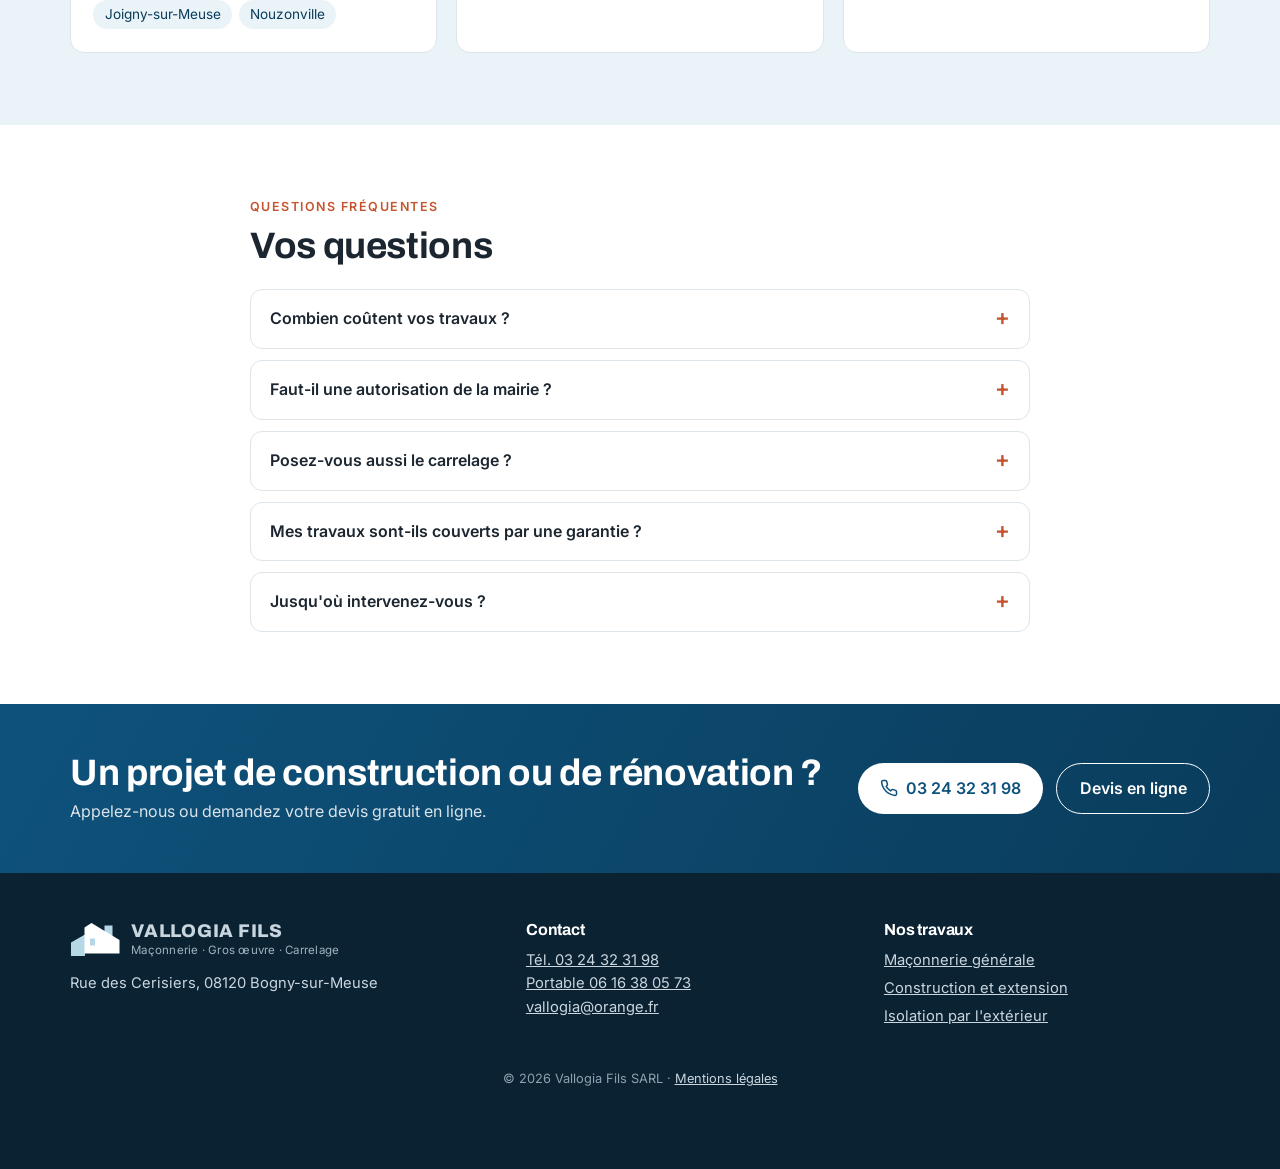
<file: renovation-maconnerie.html>
<!DOCTYPE html>
<html lang="fr">
<head>
<meta charset="utf-8">
<meta name="viewport" content="width=device-width, initial-scale=1">
<!-- GTM (renseigner GTM_ID dans build.py) <script>(function(w,d,s,l,i){w[l]=w[l]||[];w[l].push({'gtm.start':new Date().getTime(),event:'gtm.js'});var f=d.getElementsByTagName(s)[0],j=d.createElement(s),dl=l!='dataLayer'?'&l='+l:'';j.async=true;j.src='https://www.googletagmanager.com/gtm.js?id='+i+dl;f.parentNode.insertBefore(j,f);})(window,document,'script','dataLayer','GTM-XXXXXXX');</script> -->
<title>Rénovation de maison et maçonnerie, Ardennes | Vallogia Fils</title>
<meta name="description" content="Rénovation de maisons et bâtiments, escaliers, démolition et carrelage à Bogny-sur-Meuse et dans les Ardennes. Visite sur place et devis gratuit.">
<meta name="robots" content="noindex, follow">
<link rel="canonical" href="https://www.vallogia.com/renovation-maconnerie.html">
<meta property="og:type" content="website"><meta property="og:locale" content="fr_FR">
<meta property="og:title" content="Rénovation de maison et maçonnerie, Ardennes | Vallogia Fils"><meta property="og:description" content="Rénovation de maisons et bâtiments, escaliers, démolition et carrelage à Bogny-sur-Meuse et dans les Ardennes. Visite sur place et devis gratuit.">
<meta property="og:image" content="https://www.vallogia.com/img/escalier-carrelage.jpg"><meta property="og:url" content="https://www.vallogia.com/renovation-maconnerie.html">
<meta name="theme-color" content="#0e527c">
<link rel="icon" href="favicon.svg" type="image/svg+xml">
<link rel="preconnect" href="https://fonts.googleapis.com"><link rel="preconnect" href="https://fonts.gstatic.com" crossorigin>
<link href="https://fonts.googleapis.com/css2?family=Archivo:wght@600;700;800&family=Inter:wght@400;500;600&display=swap" rel="stylesheet">
<link rel="preload" as="image" href="img/escalier-carrelage.jpg" fetchpriority="high">
<link rel="stylesheet" href="style.css">
<script type="application/ld+json">{"@context": "https://schema.org", "@type": "HomeAndConstructionBusiness", "name": "Vallogia Fils", "legalName": "Vallogia Fils SARL", "telephone": "+33324323198", "email": "vallogia@orange.fr", "url": "https://www.vallogia.com/", "image": "https://www.vallogia.com/img/escalier-carrelage.jpg", "foundingDate": "1984", "address": {"@type": "PostalAddress", "streetAddress": "Rue des Cerisiers", "postalCode": "08120", "addressLocality": "Bogny-sur-Meuse", "addressCountry": "FR"}, "areaServed": ["Bogny-sur-Meuse", "Monthermé", "Deville", "Haulmé", "Thilay", "Les Hautes-Rivières", "Joigny-sur-Meuse", "Nouzonville", "Charleville-Mézières", "Neufmanil", "Harcy", "Renwez", "Rimogne", "Tournes", "Revin", "Fumay", "Haybes", "Vireux-Wallerand", "Givet"]}</script>
<script type="application/ld+json">{"@context": "https://schema.org", "@type": "FAQPage", "mainEntity": [{"@type": "Question", "name": "Combien coûtent vos travaux ?", "acceptedAnswer": {"@type": "Answer", "text": "Le prix dépend de la surface, des matériaux, de l'accès et de l'état de l'existant. Nous chiffrons après rendez-vous ou visite sur place : le devis est gratuit et sans engagement."}}, {"@type": "Question", "name": "Faut-il une autorisation de la mairie ?", "acceptedAnswer": {"@type": "Answer", "text": "Une modification de façade ou une ouverture demande en général une déclaration préalable. Les travaux intérieurs n'en demandent pas, sauf cas particuliers."}}, {"@type": "Question", "name": "Posez-vous aussi le carrelage ?", "acceptedAnswer": {"@type": "Answer", "text": "Oui, nous posons le carrelage intérieur, sur les terrasses et sur les escaliers."}}, {"@type": "Question", "name": "Mes travaux sont-ils couverts par une garantie ?", "acceptedAnswer": {"@type": "Answer", "text": "Oui, nos travaux sont couverts par notre assurance décennale (SMABTP) pendant 10 ans à compter de la réception du chantier."}}, {"@type": "Question", "name": "Jusqu'où intervenez-vous ?", "acceptedAnswer": {"@type": "Answer", "text": "Depuis Bogny-sur-Meuse, nous intervenons dans la vallée de la Meuse, à Charleville-Mézières et ses alentours, et jusqu'à Givet."}}]}</script>
</head>
<body>
<!-- <noscript><iframe src="https://www.googletagmanager.com/ns.html?id=GTM-XXXXXXX" height="0" width="0" style="display:none;visibility:hidden"></iframe></noscript> -->
<header class="top">
  <div class="wrap top-in">
    <a class="logo" href="index.html" aria-label="Vallogia Fils, accueil"><svg class="logo-mark" viewBox="0 0 50 34" width="50" height="34" aria-hidden="true"><path fill="#b6d8e6" d="M1 19.5 15 11.5V33H1z"/><path fill="#b6d8e6" d="M34.5 2.5h8v12h-8z"/><path fill="#0e527c" d="M14.5 4.5 21.5 0 49.5 17V30.5h-35z"/><path fill="#b6d8e6" d="M20 15.5h5v7h-5z"/></svg><span><b>VALLOGIA FILS</b><small>Maçonnerie · Gros œuvre · Carrelage</small></span></a>
    <div class="top-cta">
      <a class="top-tel" href="tel:+33324323198"><svg viewBox="0 0 24 24" width="24" height="24" fill="none" stroke="currentColor" stroke-width="2" stroke-linecap="round" stroke-linejoin="round" aria-hidden="true"><path d="M22 16.92v3a2 2 0 0 1-2.18 2 19.8 19.8 0 0 1-8.63-3.07 19.5 19.5 0 0 1-6-6A19.8 19.8 0 0 1 2.12 4.18 2 2 0 0 1 4.11 2h3a2 2 0 0 1 2 1.72c.13.96.36 1.9.7 2.81a2 2 0 0 1-.45 2.11L8.09 9.91a16 16 0 0 0 6 6l1.27-1.27a2 2 0 0 1 2.11-.45c.91.34 1.85.57 2.81.7A2 2 0 0 1 22 16.92z"/></svg><span>03 24 32 31 98</span></a>
      <a class="btn btn-sm" href="#devis">Devis gratuit</a>
    </div>
  </div>
</header>
<main>
<section class="hero">
  <img class="hero-bg" src="img/escalier-carrelage.jpg" alt="Escalier d&#x27;entrée rénové et carrelé" width="1400" height="1046" fetchpriority="high">
  <div class="wrap hero-in">
    <div class="hero-txt">
      <p class="eyebrow">Rénovation · Démolition · Carrelage</p>
      <h1>Rénovation de maison et de bâtiment <em>dans les Ardennes</em></h1>
      <p class="sub">Escalier, maison ou bâtiment : nous venons voir sur place puis vous remettons une étude de prix détaillée. Devis gratuit.</p>
      <div class="ctas">
        <a class="btn" href="#devis">Demander un devis <svg viewBox="0 0 24 24" width="24" height="24" fill="none" stroke="currentColor" stroke-width="2.2" stroke-linecap="round" stroke-linejoin="round" aria-hidden="true"><path d="M5 12h14M13 6l6 6-6 6"/></svg></a>
        <a class="btn btn-ghost" href="tel:+33324323198"><svg viewBox="0 0 24 24" width="24" height="24" fill="none" stroke="currentColor" stroke-width="2" stroke-linecap="round" stroke-linejoin="round" aria-hidden="true"><path d="M22 16.92v3a2 2 0 0 1-2.18 2 19.8 19.8 0 0 1-8.63-3.07 19.5 19.5 0 0 1-6-6A19.8 19.8 0 0 1 2.12 4.18 2 2 0 0 1 4.11 2h3a2 2 0 0 1 2 1.72c.13.96.36 1.9.7 2.81a2 2 0 0 1-.45 2.11L8.09 9.91a16 16 0 0 0 6 6l1.27-1.27a2 2 0 0 1 2.11-.45c.91.34 1.85.57 2.81.7A2 2 0 0 1 22 16.92z"/></svg> 03 24 32 31 98</a>
      </div>
      <ul class="reas"><li><svg viewBox="0 0 24 24" width="24" height="24" fill="none" stroke="currentColor" stroke-width="2" stroke-linecap="round" stroke-linejoin="round" aria-hidden="true"><path d="M14 2H6a2 2 0 0 0-2 2v16a2 2 0 0 0 2 2h12a2 2 0 0 0 2-2V8z"/><path d="M14 2v6h6M16 13H8M16 17H8"/></svg><span>Devis gratuit et sans engagement</span></li><li><svg viewBox="0 0 24 24" width="24" height="24" fill="none" stroke="currentColor" stroke-width="2" stroke-linecap="round" stroke-linejoin="round" aria-hidden="true"><rect x="3" y="4" width="18" height="18" rx="2"/><path d="M16 2v4M8 2v4M3 10h18"/></svg><span>Entreprise de maçonnerie depuis 1984</span></li><li><svg viewBox="0 0 24 24" width="24" height="24" fill="none" stroke="currentColor" stroke-width="2" stroke-linecap="round" stroke-linejoin="round" aria-hidden="true"><path d="M12 22s8-4 8-10V5l-8-3-8 3v7c0 6 8 10 8 10z"/><path d="m9 12 2 2 4-4"/></svg><span>Garantie décennale SMABTP</span></li><li><svg viewBox="0 0 24 24" width="24" height="24" fill="none" stroke="currentColor" stroke-width="2.6" stroke-linecap="round" stroke-linejoin="round" aria-hidden="true"><path d="M20 6 9 17l-5-5"/></svg><span>Qualifiée Qualibat RGE</span></li></ul>
    </div>
    <form id="devisForm" class="card form tf" method="POST" action="contact.php">
  <div class="tf-head">
    <h2 id="devis">Votre devis gratuit</h2>
    <div class="tf-progress" aria-hidden="true"><span></span></div>
    <p class="tf-count">Étape <b>1</b> sur 4 · moins d'une minute</p>
  </div>
  <input type="hidden" name="Source" value="Rénovation">
  <input type="text" name="_honey" tabindex="-1" autocomplete="off" class="hp" aria-hidden="true">
  <fieldset class="tf-step is-active">
    <legend>Quel est votre projet ?</legend>
    <div class="tf-choices"><label class="tf-choice"><input type="radio" name="Besoin" value="Rénovation de maison" required><span><b>A</b>Rénovation de maison</span></label><label class="tf-choice"><input type="radio" name="Besoin" value="Escalier" required><span><b>B</b>Escalier</span></label><label class="tf-choice"><input type="radio" name="Besoin" value="Démolition" required><span><b>C</b>Démolition</span></label><label class="tf-choice"><input type="radio" name="Besoin" value="Carrelage" required><span><b>D</b>Carrelage</span></label><label class="tf-choice"><input type="radio" name="Besoin" value="Rénovation de bâtiment" required><span><b>E</b>Rénovation de bâtiment</span></label><label class="tf-choice"><input type="radio" name="Besoin" value="Autre" required><span><b>F</b>Autre</span></label></div>
  </fieldset>
  <fieldset class="tf-step">
    <legend>Quand souhaitez-vous démarrer ?</legend>
    <div class="tf-choices"><label class="tf-choice"><input type="radio" name="Délai" value="Dès que possible" required><span><b>A</b>Dès que possible</span></label><label class="tf-choice"><input type="radio" name="Délai" value="Dans les 3 mois" required><span><b>B</b>Dans les 3 mois</span></label><label class="tf-choice"><input type="radio" name="Délai" value="Dans l&#x27;année" required><span><b>C</b>Dans l&#x27;année</span></label><label class="tf-choice"><input type="radio" name="Délai" value="Je me renseigne" required><span><b>D</b>Je me renseigne</span></label></div>
  </fieldset>
  <fieldset class="tf-step">
    <legend>Où se situent les travaux ?</legend>
    <label>Commune<input name="Localité" required autocomplete="address-level2" placeholder="Ex. Bogny-sur-Meuse"></label>
    <label><span>Quelques détails <span class="opt">(facultatif)</span></span><textarea name="Message" rows="3" placeholder="Surface, état actuel, plans existants…"></textarea></label>
    <button type="button" class="btn tf-next">Suivant <svg viewBox="0 0 24 24" width="24" height="24" fill="none" stroke="currentColor" stroke-width="2.2" stroke-linecap="round" stroke-linejoin="round" aria-hidden="true"><path d="M5 12h14M13 6l6 6-6 6"/></svg></button>
  </fieldset>
  <fieldset class="tf-step">
    <legend>À qui envoyer le devis ?</legend>
    <label>Nom et prénom<input name="Nom" required autocomplete="name"></label>
    <label>Téléphone<input name="Téléphone" type="tel" required autocomplete="tel"></label>
    <label>E-mail<input name="Email" type="email" required autocomplete="email"></label>
    <button class="btn btn-full" type="submit" data-sending="Envoi…">Recevoir mon devis gratuit <svg viewBox="0 0 24 24" width="24" height="24" fill="none" stroke="currentColor" stroke-width="2.2" stroke-linecap="round" stroke-linejoin="round" aria-hidden="true"><path d="M5 12h14M13 6l6 6-6 6"/></svg></button>
    <p class="privacy">Vos coordonnées servent uniquement à répondre à votre demande.</p>
  </fieldset>
  <button type="button" class="tf-back" hidden>← Retour</button>
</form>
  </div>
</section>
<section class="sec"><div class="wrap"><p class="eyebrow">Vallogia Fils</p><h2>Ce que nous rénovons</h2><div class="tiles"><div class="tile"><div class="tile-ico"><svg viewBox="0 0 24 24" width="24" height="24" fill="none" stroke="currentColor" stroke-width="2" stroke-linecap="round" stroke-linejoin="round" aria-hidden="true"><path d="M3 11 12 3l9 8"/><path d="M5 10v10h14V10"/><path d="M10 20v-6h4v6"/></svg></div><span class="tag">Le plus demandé</span><h3>Maison</h3><p>Reprise de maçonnerie, ouvertures et réaménagement des volumes.</p></div><div class="tile"><div class="tile-ico"><svg viewBox="0 0 24 24" width="24" height="24" fill="none" stroke="currentColor" stroke-width="2" stroke-linecap="round" stroke-linejoin="round" aria-hidden="true"><path d="M3 21h5v-5h5v-5h5V6h3"/></svg></div><h3>Escalier</h3><p>Escalier d&#x27;entrée ou de jardin refait en maçonnerie et carrelé.</p></div><div class="tile"><div class="tile-ico"><svg viewBox="0 0 24 24" width="24" height="24" fill="none" stroke="currentColor" stroke-width="2" stroke-linecap="round" stroke-linejoin="round" aria-hidden="true"><path d="m15 12-8.5 8.5a2.12 2.12 0 0 1-3-3L12 9"/><path d="M17.64 15 22 10.64M20.91 11.7l-1.25-1.25a2 2 0 0 1-.6-1.42v-.86L16.6 5.7a5.56 5.56 0 0 0-3.94-1.64H9l.92.82A6.18 6.18 0 0 1 12 9.5v1.42l2 2h2.47l2.26 1.91"/></svg></div><h3>Démolition</h3><p>Démolition de murs, de cloisons ou d&#x27;annexes avant rénovation.</p></div><div class="tile"><div class="tile-ico"><svg viewBox="0 0 24 24" width="24" height="24" fill="none" stroke="currentColor" stroke-width="2" stroke-linecap="round" stroke-linejoin="round" aria-hidden="true"><rect x="3" y="3" width="8" height="8"/><rect x="13" y="3" width="8" height="8"/><rect x="3" y="13" width="8" height="8"/><rect x="13" y="13" width="8" height="8"/></svg></div><h3>Carrelage</h3><p>Pose de carrelage au sol, sur terrasse et sur escalier.</p></div><div class="tile"><div class="tile-ico"><svg viewBox="0 0 24 24" width="24" height="24" fill="none" stroke="currentColor" stroke-width="2" stroke-linecap="round" stroke-linejoin="round" aria-hidden="true"><path d="M3 21h18M5 21V10l7-5 7 5v11"/><path d="M9 21v-5h6v5M10 11h4"/></svg></div><span class="tag">Collectivités</span><h3>Bâtiment</h3><p>Rénovation de bâtiments pour les entreprises et les collectivités.</p></div><div class="tile"><div class="tile-ico"><svg viewBox="0 0 24 24" width="24" height="24" fill="none" stroke="currentColor" stroke-width="2" stroke-linecap="round" stroke-linejoin="round" aria-hidden="true"><path d="M4 4h4v16H4z"/><path d="M8 4h3v16H8"/><path d="M14 4h6v16h-6"/></svg></div><h3>Isolation par l&#x27;extérieur</h3><p>À coupler avec la rénovation de vos façades.</p><a class="more" href="isolation-thermique-exterieur.html">En savoir plus <svg viewBox="0 0 24 24" width="24" height="24" fill="none" stroke="currentColor" stroke-width="2.2" stroke-linecap="round" stroke-linejoin="round" aria-hidden="true"><path d="M5 12h14M13 6l6 6-6 6"/></svg></a></div></div></div></section>
<section class="band"><div class="wrap trust"><div class="trust-i"><svg viewBox="0 0 24 24" width="24" height="24" fill="none" stroke="currentColor" stroke-width="2" stroke-linecap="round" stroke-linejoin="round" aria-hidden="true"><rect x="3" y="4" width="18" height="18" rx="2"/><path d="M16 2v4M8 2v4M3 10h18"/></svg><div><h3>Depuis 1984</h3><p>Une entreprise de maçonnerie installée à Bogny-sur-Meuse.</p></div></div><div class="trust-i"><svg viewBox="0 0 24 24" width="24" height="24" fill="none" stroke="currentColor" stroke-width="2" stroke-linecap="round" stroke-linejoin="round" aria-hidden="true"><path d="M12 22s8-4 8-10V5l-8-3-8 3v7c0 6 8 10 8 10z"/><path d="m9 12 2 2 4-4"/></svg><div><h3>Assurance décennale</h3><p>Vos travaux sont couverts 10 ans par SMABTP après la réception.</p></div></div><div class="trust-i"><svg viewBox="0 0 24 24" width="24" height="24" fill="none" stroke="currentColor" stroke-width="2" stroke-linecap="round" stroke-linejoin="round" aria-hidden="true"><path d="M14 2H6a2 2 0 0 0-2 2v16a2 2 0 0 0 2 2h12a2 2 0 0 0 2-2V8z"/><path d="M14 2v6h6M16 13H8M16 17H8"/></svg><div><h3>Procès-verbal de réception</h3><p>La fin du chantier est actée par écrit avec vous.</p></div></div><div class="trust-i"><svg viewBox="0 0 24 24" width="24" height="24" fill="none" stroke="currentColor" stroke-width="2.6" stroke-linecap="round" stroke-linejoin="round" aria-hidden="true"><path d="M20 6 9 17l-5-5"/></svg><div><h3>Qualibat RGE</h3><p>Qualification qui ouvre droit aux aides pour la rénovation énergétique.</p></div></div></div></section>
<section class="sec sec-alt"><div class="wrap"><p class="eyebrow">Réalisations</p><h2>Quelques chantiers dans les Ardennes</h2><div class="gal"><figure><img src="img/escalier-carrelage.jpg" alt="Escalier d&#x27;entrée rénové et carrelé" width="1400" height="1046" loading="lazy"><figcaption>Escalier d&#x27;entrée rénové et carrelé</figcaption></figure><figure><img src="img/terrasse-carrelage.jpg" alt="Terrasse couverte carrelée devant une maison en pierre" width="360" height="480" loading="lazy"><figcaption>Terrasse couverte carrelée devant une maison en pierre</figcaption></figure><figure><img src="img/carrelage-bogny.jpg" alt="Pose de carrelage à Bogny-sur-Meuse" width="787" height="1400" loading="lazy"><figcaption>Pose de carrelage à Bogny-sur-Meuse</figcaption></figure><figure><img src="img/extension-ecole-victor-hugo.jpg" alt="Extension de l&#x27;école Victor Hugo à Bogny-sur-Meuse" width="1400" height="788" loading="lazy"><figcaption>Extension de l&#x27;école Victor Hugo à Bogny-sur-Meuse</figcaption></figure><figure><img src="img/extension-ecole-harcy.jpg" alt="Extension d&#x27;une école à Harcy" width="1400" height="788" loading="lazy"><figcaption>Extension d&#x27;une école à Harcy</figcaption></figure><figure><img src="img/ite-neufmanil.jpg" alt="Isolation thermique par l&#x27;extérieur à Neufmanil" width="1280" height="960" loading="lazy"><figcaption>Isolation thermique par l&#x27;extérieur à Neufmanil</figcaption></figure></div></div></section>
<section class="sec"><div class="wrap"><p class="eyebrow">Notre service personnalisé</p><h2>Votre chantier en quatre étapes</h2><ol class="steps"><li><span class="num">1</span><h3>Visite sur place</h3><p>Nous venons voir les travaux à réaliser chez vous.</p></li><li><span class="num">2</span><h3>Devis détaillé</h3><p>Vous recevez une étude de prix détaillée, au plus près de votre projet.</p></li><li><span class="num">3</span><h3>Planning</h3><p>Après acceptation de l&#x27;offre, nous fixons ensemble une date estimative de démarrage.</p></li><li><span class="num">4</span><h3>Réception</h3><p>Un procès-verbal de réception clôt le chantier et déclenche la garantie décennale.</p></li></ol></div></section>
<section class="sec sec-alt"><div class="wrap"><p class="eyebrow">Zone d'intervention</p><h2>Vallée de la Meuse et Charleville-Mézières</h2><p class="lead">Depuis Bogny-sur-Meuse, chez les particuliers, les entreprises et les collectivités.</p><div class="zone"><div><h3>Vallée de la Meuse</h3><ul><li>Bogny-sur-Meuse</li><li>Monthermé</li><li>Deville</li><li>Haulmé</li><li>Thilay</li><li>Les Hautes-Rivières</li><li>Joigny-sur-Meuse</li><li>Nouzonville</li></ul></div><div><h3>Charleville et alentours</h3><ul><li>Charleville-Mézières</li><li>Neufmanil</li><li>Harcy</li><li>Renwez</li><li>Rimogne</li><li>Tournes</li></ul></div><div><h3>Pointe des Ardennes</h3><ul><li>Revin</li><li>Fumay</li><li>Haybes</li><li>Vireux-Wallerand</li><li>Givet</li></ul></div></div></div></section>
<section class="sec"><div class="wrap narrow"><p class="eyebrow">Questions fréquentes</p><h2>Vos questions</h2><div class="faq"><details><summary>Combien coûtent vos travaux ?</summary><p>Le prix dépend de la surface, des matériaux, de l&#x27;accès et de l&#x27;état de l&#x27;existant. Nous chiffrons après rendez-vous ou visite sur place : le devis est gratuit et sans engagement.</p></details><details><summary>Faut-il une autorisation de la mairie ?</summary><p>Une modification de façade ou une ouverture demande en général une déclaration préalable. Les travaux intérieurs n&#x27;en demandent pas, sauf cas particuliers.</p></details><details><summary>Posez-vous aussi le carrelage ?</summary><p>Oui, nous posons le carrelage intérieur, sur les terrasses et sur les escaliers.</p></details><details><summary>Mes travaux sont-ils couverts par une garantie ?</summary><p>Oui, nos travaux sont couverts par notre assurance décennale (SMABTP) pendant 10 ans à compter de la réception du chantier.</p></details><details><summary>Jusqu&#x27;où intervenez-vous ?</summary><p>Depuis Bogny-sur-Meuse, nous intervenons dans la vallée de la Meuse, à Charleville-Mézières et ses alentours, et jusqu&#x27;à Givet.</p></details></div></div></section>
<section class="cta-band"><div class="wrap cta-in">
  <div><h2>Un projet de construction ou de rénovation ?</h2><p>Appelez-nous ou demandez votre devis gratuit en ligne.</p></div>
  <div class="ctas"><a class="btn btn-light" href="tel:+33324323198"><svg viewBox="0 0 24 24" width="24" height="24" fill="none" stroke="currentColor" stroke-width="2" stroke-linecap="round" stroke-linejoin="round" aria-hidden="true"><path d="M22 16.92v3a2 2 0 0 1-2.18 2 19.8 19.8 0 0 1-8.63-3.07 19.5 19.5 0 0 1-6-6A19.8 19.8 0 0 1 2.12 4.18 2 2 0 0 1 4.11 2h3a2 2 0 0 1 2 1.72c.13.96.36 1.9.7 2.81a2 2 0 0 1-.45 2.11L8.09 9.91a16 16 0 0 0 6 6l1.27-1.27a2 2 0 0 1 2.11-.45c.91.34 1.85.57 2.81.7A2 2 0 0 1 22 16.92z"/></svg> 03 24 32 31 98</a><a class="btn btn-ghost-light" href="#devis">Devis en ligne</a></div>
</div></section>
</main>
<footer class="foot"><div class="wrap foot-in">
  <div><a class="logo logo-light" href="index.html"><svg class="logo-mark" viewBox="0 0 50 34" width="50" height="34" aria-hidden="true"><path fill="#b6d8e6" d="M1 19.5 15 11.5V33H1z"/><path fill="#b6d8e6" d="M34.5 2.5h8v12h-8z"/><path fill="#0e527c" d="M14.5 4.5 21.5 0 49.5 17V30.5h-35z"/><path fill="#b6d8e6" d="M20 15.5h5v7h-5z"/></svg><span><b>VALLOGIA FILS</b><small>Maçonnerie · Gros œuvre · Carrelage</small></span></a>
    <p>Rue des Cerisiers, 08120 Bogny-sur-Meuse</p></div>
  <div><h3>Contact</h3><p><a href="tel:+33324323198">Tél. 03 24 32 31 98</a><br><a href="tel:+33616380573">Portable 06 16 38 05 73</a><br><a href="mailto:vallogia@orange.fr">vallogia@orange.fr</a></p></div>
  <div><h3>Nos travaux</h3><ul><li><a href="index.html">Maçonnerie générale</a></li><li><a href="construction-extension.html">Construction et extension</a></li><li><a href="isolation-thermique-exterieur.html">Isolation par l&#x27;extérieur</a></li></ul></div>
</div><p class="copy">© 2026 Vallogia Fils SARL · <a href="mentions-legales.html">Mentions légales</a></p></footer>
<div class="mbar"><a href="tel:+33324323198"><svg viewBox="0 0 24 24" width="24" height="24" fill="none" stroke="currentColor" stroke-width="2" stroke-linecap="round" stroke-linejoin="round" aria-hidden="true"><path d="M22 16.92v3a2 2 0 0 1-2.18 2 19.8 19.8 0 0 1-8.63-3.07 19.5 19.5 0 0 1-6-6A19.8 19.8 0 0 1 2.12 4.18 2 2 0 0 1 4.11 2h3a2 2 0 0 1 2 1.72c.13.96.36 1.9.7 2.81a2 2 0 0 1-.45 2.11L8.09 9.91a16 16 0 0 0 6 6l1.27-1.27a2 2 0 0 1 2.11-.45c.91.34 1.85.57 2.81.7A2 2 0 0 1 22 16.92z"/></svg> Appeler</a><a href="#devis" class="mbar-cta">Devis gratuit</a></div>
<script src="main.js" defer></script>
</body>
</html>
</file>
<file: style.css>
:root{--navy:#0e527c;--navy-d:#0a3c5b;--sky:#b6d8e6;--sky-l:#eaf4f8;--brick:#c4552f;--brick-d:#a8441f;--ink:#1c2630;--mute:#5b6773;--line:#dde5ea;--bg:#fff;--r:14px}
*{box-sizing:border-box;margin:0;padding:0}
html{scroll-behavior:smooth;scroll-padding-top:80px}
body{font:16px/1.6 Inter,system-ui,sans-serif;color:var(--ink);background:var(--bg);-webkit-font-smoothing:antialiased}
img{max-width:100%;display:block}
a{color:var(--navy)}
h1,h2,h3{font-family:Archivo,Inter,sans-serif;line-height:1.15;letter-spacing:-.01em}
h2{font-size:clamp(1.6rem,3.2vw,2.3rem);margin-bottom:.6rem}
h3{font-size:1.1rem}
.wrap{max-width:1180px;margin:0 auto;padding:0 20px}
.narrow{max-width:820px}
.eyebrow{font-size:.78rem;font-weight:600;letter-spacing:.12em;text-transform:uppercase;color:var(--brick);margin-bottom:.5rem}
.lead{color:var(--mute);font-size:1.05rem;max-width:640px;margin-bottom:1.6rem}
svg{flex:none}

/* Boutons */
.btn{display:inline-flex;align-items:center;justify-content:center;gap:.5rem;background:var(--brick);color:#fff;font-weight:600;text-decoration:none;padding:.9rem 1.4rem;border-radius:999px;border:0;cursor:pointer;font:600 1rem Inter,sans-serif;transition:background .2s,transform .2s}
.btn:hover{background:var(--brick-d);transform:translateY(-1px)}
.btn svg{width:18px;height:18px}
.btn-sm{padding:.55rem 1rem;font-size:.9rem}
.btn-full{width:100%}
.btn-ghost{background:rgba(255,255,255,.12);border:1.5px solid rgba(255,255,255,.6)}
.btn-ghost:hover{background:rgba(255,255,255,.22)}
.btn-light{background:#fff;color:var(--navy)}
.btn-light:hover{background:var(--sky-l)}
.btn-ghost-light{background:transparent;border:1.5px solid #fff}
.btn-ghost-light:hover{background:rgba(255,255,255,.12)}

/* En-tête */
.top{position:sticky;top:0;z-index:50;background:#fff;border-bottom:1px solid var(--line)}
.top-in{display:flex;align-items:center;justify-content:space-between;height:68px}
.logo{display:flex;align-items:center;gap:.7rem;text-decoration:none;color:var(--navy)}
.logo b{display:block;font:800 1.15rem Archivo,sans-serif;letter-spacing:.04em}
.logo small{display:block;font-size:.72rem;color:var(--mute);letter-spacing:.02em}
.top-cta{display:flex;align-items:center;gap:1rem}
.top-tel{display:flex;align-items:center;gap:.4rem;font-weight:600;text-decoration:none;color:var(--navy)}
.top-tel svg{width:18px;height:18px}

/* Hero */
.hero{position:relative;color:#fff;overflow:hidden;background:var(--navy-d)}
.hero-bg{position:absolute;inset:0;width:100%;height:100%;object-fit:cover}
.hero::before{content:"";position:absolute;inset:0;z-index:1;background:linear-gradient(100deg,rgba(8,40,62,.92) 0%,rgba(8,40,62,.78) 45%,rgba(8,40,62,.35) 100%)}
.hero-in{position:relative;z-index:2;display:grid;grid-template-columns:1.15fr .85fr;gap:3rem;align-items:center;padding-top:4rem;padding-bottom:4rem}
.hero .eyebrow{color:var(--sky)}
.hero h1{font-size:clamp(2rem,4.6vw,3.3rem);font-weight:800;margin-bottom:1rem}
.hero h1 em{font-style:normal;color:var(--sky)}
.sub{font-size:1.12rem;opacity:.92;max-width:560px;margin-bottom:1.6rem}
.ctas{display:flex;flex-wrap:wrap;gap:.8rem}
.reas{list-style:none;display:grid;grid-template-columns:1fr 1fr;gap:.7rem 1.2rem;margin-top:2rem;max-width:560px}
.reas li{display:flex;align-items:center;gap:.55rem;font-size:.93rem}
.reas svg{width:20px;height:20px;color:var(--sky)}

/* Formulaire */
.card{background:#fff;color:var(--ink);border-radius:var(--r);box-shadow:0 20px 50px rgba(0,0,0,.25)}
.form{padding:1.6rem;display:grid;gap:.8rem}
.form h2{font-size:1.4rem;margin:0;color:var(--navy)}
.form-lead{color:var(--mute);font-size:.92rem;margin-top:-.4rem}
.form label{display:grid;gap:.3rem;font-size:.85rem;font-weight:600}
.form .opt{font-weight:400;color:var(--mute)}
.form input,.form select,.form textarea{font:400 1rem Inter,sans-serif;padding:.7rem .8rem;border:1.5px solid var(--line);border-radius:10px;background:#fafcfd;color:var(--ink);width:100%}
.form input:focus,.form select:focus,.form textarea:focus{outline:none;border-color:var(--navy);background:#fff}
.row2{display:grid;grid-template-columns:1fr 1fr;gap:.8rem}
.hp{position:absolute;left:-9999px;opacity:0;height:0}
.privacy{font-size:.75rem;color:var(--mute);text-align:center}

/* Sections */
.sec{padding:4.5rem 0}
.sec-alt{background:var(--sky-l)}
.tiles{display:grid;grid-template-columns:repeat(3,1fr);gap:1.2rem;margin-top:1.8rem}
.tile{position:relative;background:#fff;border:1px solid var(--line);border-radius:var(--r);padding:1.5rem;transition:box-shadow .2s,transform .2s}
.tile:hover{box-shadow:0 12px 30px rgba(14,82,124,.1);transform:translateY(-2px)}
.tile-ico{width:48px;height:48px;border-radius:12px;background:var(--sky-l);color:var(--navy);display:grid;place-items:center;margin-bottom:1rem}
.tile h3{margin-bottom:.35rem;color:var(--navy)}
.tile p{color:var(--mute);font-size:.95rem}
.tag{position:absolute;top:1.2rem;right:1.2rem;font-size:.7rem;font-weight:600;background:#fbe9e2;color:var(--brick-d);padding:.2rem .6rem;border-radius:999px}
.more{display:inline-flex;align-items:center;gap:.3rem;margin-top:.7rem;font-weight:600;font-size:.9rem;text-decoration:none}
.more svg{width:16px;height:16px}

/* Bandeau de confiance */
.band{background:var(--navy);color:#fff;padding:2.2rem 0}
.trust{display:grid;grid-template-columns:repeat(auto-fit,minmax(220px,1fr));gap:1.5rem}
.trust-i{display:flex;gap:.9rem;align-items:flex-start}
.trust-i svg{width:30px;height:30px;color:var(--sky)}
.trust-i h3{font-size:1.05rem;margin-bottom:.2rem}
.trust-i p{font-size:.9rem;opacity:.85}

/* Galerie */
.gal{display:grid;grid-template-columns:repeat(3,1fr);gap:1rem;margin-top:1.8rem}
.gal figure{position:relative;border-radius:var(--r);overflow:hidden;aspect-ratio:4/3;background:#cfdde5}
.gal img{width:100%;height:100%;object-fit:cover;transition:transform .4s}
.gal figure:hover img{transform:scale(1.04)}
.gal figcaption{position:absolute;left:0;right:0;bottom:0;padding:1.6rem .9rem .7rem;color:#fff;font-size:.85rem;font-weight:500;background:linear-gradient(transparent,rgba(0,0,0,.72))}

/* Étapes */
.steps{list-style:none;display:grid;grid-template-columns:repeat(4,1fr);gap:1.2rem;margin-top:1.8rem;counter-reset:s}
.steps li{position:relative;padding:1.4rem;border-radius:var(--r);border:1px solid var(--line)}
.num{display:grid;place-items:center;width:38px;height:38px;border-radius:50%;background:var(--navy);color:#fff;font:700 1rem Archivo,sans-serif;margin-bottom:.8rem}
.steps h3{color:var(--navy);margin-bottom:.3rem}
.steps p{color:var(--mute);font-size:.93rem}

/* Zone */
.zone{display:grid;grid-template-columns:repeat(3,1fr);gap:1.2rem}
.zone>div{background:#fff;border-radius:var(--r);padding:1.4rem;border:1px solid var(--line)}
.zone h3{color:var(--navy);margin-bottom:.7rem}
.zone ul{list-style:none;display:flex;flex-wrap:wrap;gap:.45rem}
.zone li{font-size:.85rem;background:var(--sky-l);color:var(--navy-d);padding:.25rem .7rem;border-radius:999px}

/* FAQ */
.faq{margin-top:1.4rem;display:grid;gap:.7rem}
.faq details{border:1px solid var(--line);border-radius:12px;padding:1rem 1.2rem;background:#fff}
.faq summary{cursor:pointer;font-weight:600;list-style:none;display:flex;justify-content:space-between;gap:1rem}
.faq summary::-webkit-details-marker{display:none}
.faq summary::after{content:"+";font-size:1.4rem;line-height:1;color:var(--brick)}
.faq details[open] summary::after{content:"–"}
.faq p{color:var(--mute);margin-top:.6rem}

/* Bandeau d'appel */
.cta-band{background:linear-gradient(120deg,var(--navy),var(--navy-d));color:#fff;padding:3rem 0}
.cta-in{display:flex;align-items:center;justify-content:space-between;gap:2rem;flex-wrap:wrap}
.cta-band h2{margin-bottom:.3rem}
.cta-band p{opacity:.85}

/* Pied de page */
.foot{background:#0b2233;color:#c9d6de;padding:3rem 0 5rem;font-size:.92rem}
.foot-in{display:grid;grid-template-columns:1.3fr 1fr 1fr;gap:2rem}
.foot a{color:#c9d6de}
.foot h3{color:#fff;margin-bottom:.6rem;font-size:1rem}
.foot ul{list-style:none;display:grid;gap:.3rem}
.logo-light{color:#fff;margin-bottom:.8rem}
.logo-light small{color:#9fb3c0}
.copy{text-align:center;margin-top:2.5rem;font-size:.8rem;color:#8ea2af}
.simple h1{font-size:2rem;color:var(--navy);margin-bottom:1rem}
.simple h2{font-size:1.2rem;margin:1.4rem 0 .4rem}
.simple p{margin-bottom:1rem}

/* Barre mobile */
.mbar{display:none}

@media (max-width:960px){
  .hero-in{grid-template-columns:1fr;gap:2rem;padding-top:2.5rem;padding-bottom:2.5rem}
  .tiles,.gal{grid-template-columns:1fr 1fr}
  .steps{grid-template-columns:1fr 1fr}
  .zone{grid-template-columns:1fr}
  .foot-in{grid-template-columns:1fr}
}
@media (max-width:600px){
  .top-tel span{display:none}
  .top-tel{width:40px;height:40px;border-radius:50%;background:var(--sky-l);justify-content:center}
  .logo small{display:none}
  .logo-mark{width:40px;height:28px}
  .tiles,.gal,.steps,.row2,.reas{grid-template-columns:1fr}
  .sec{padding:3.2rem 0}
  .ctas .btn{flex:1 1 100%}
  .mbar{display:flex;position:fixed;left:0;right:0;bottom:0;z-index:60;background:#fff;border-top:1px solid var(--line);box-shadow:0 -6px 20px rgba(0,0,0,.08)}
  .mbar a{flex:1;display:flex;align-items:center;justify-content:center;gap:.4rem;padding:.95rem;font-weight:600;text-decoration:none;color:var(--navy)}
  .mbar svg{width:18px;height:18px}
  .mbar .mbar-cta{background:var(--brick);color:#fff}
}
.logo-light .logo-mark path[fill="#0e527c"]{fill:#fff}
.logo b,.btn{white-space:nowrap}
@media (max-width:600px){.top-cta .btn-sm{display:none}.logo b{font-size:1.05rem}}

/* Formulaire façon Typeform */
.tf{position:relative;gap:0;min-height:430px;align-content:start}
.tf-head{margin-bottom:1.1rem}
.tf-progress{height:6px;border-radius:99px;background:var(--sky-l);margin:.8rem 0 .45rem;overflow:hidden}
.tf-progress span{display:block;height:100%;width:25%;background:var(--brick);border-radius:99px;transition:width .35s ease}
.tf-count{font-size:.8rem;color:var(--mute)}
.tf-step{border:0;display:grid;gap:.8rem;margin-bottom:1.2rem}
.tf-step legend{font:700 1.25rem/1.25 Archivo,sans-serif;color:var(--ink);margin-bottom:.9rem;padding:0}
.tf-choices{display:grid;gap:.55rem}
.tf-choice{position:relative;cursor:pointer;font-weight:500!important}
.tf-choice input{position:absolute;opacity:0;pointer-events:none}
.tf-choice span{display:flex;align-items:center;gap:.75rem;padding:.75rem .9rem;border:1.5px solid var(--line);border-radius:10px;background:#fafcfd;font-size:.97rem;transition:border-color .15s,background .15s,transform .15s}
.tf-choice b{display:grid;place-items:center;flex:none;width:26px;height:26px;border-radius:6px;border:1.5px solid var(--sky);color:var(--navy);font-size:.78rem}
.tf-choice:hover span{border-color:var(--navy);background:#fff}
.tf-choice input:checked+span{border-color:var(--navy);background:var(--sky-l);transform:scale(.99)}
.tf-choice input:checked+span b{background:var(--navy);border-color:var(--navy);color:#fff}
.tf-choice input:focus-visible+span{outline:2px solid var(--navy);outline-offset:2px}
.tf-next{justify-self:start}
.tf-back{background:none;border:0;color:var(--mute);font:500 .88rem Inter,sans-serif;cursor:pointer;justify-self:start;padding:.2rem 0}
.tf-back:hover{color:var(--navy)}
.tf.tf-on .tf-step{display:none}
.tf.tf-on .tf-step.is-active{display:grid;animation:tfIn .35s ease}
.tf:not(.tf-on) .tf-progress,.tf:not(.tf-on) .tf-count{display:none}
@keyframes tfIn{from{opacity:0;transform:translateY(14px)}to{opacity:1;transform:none}}
@media (prefers-reduced-motion:reduce){.tf.tf-on .tf-step.is-active{animation:none}}
</file>
